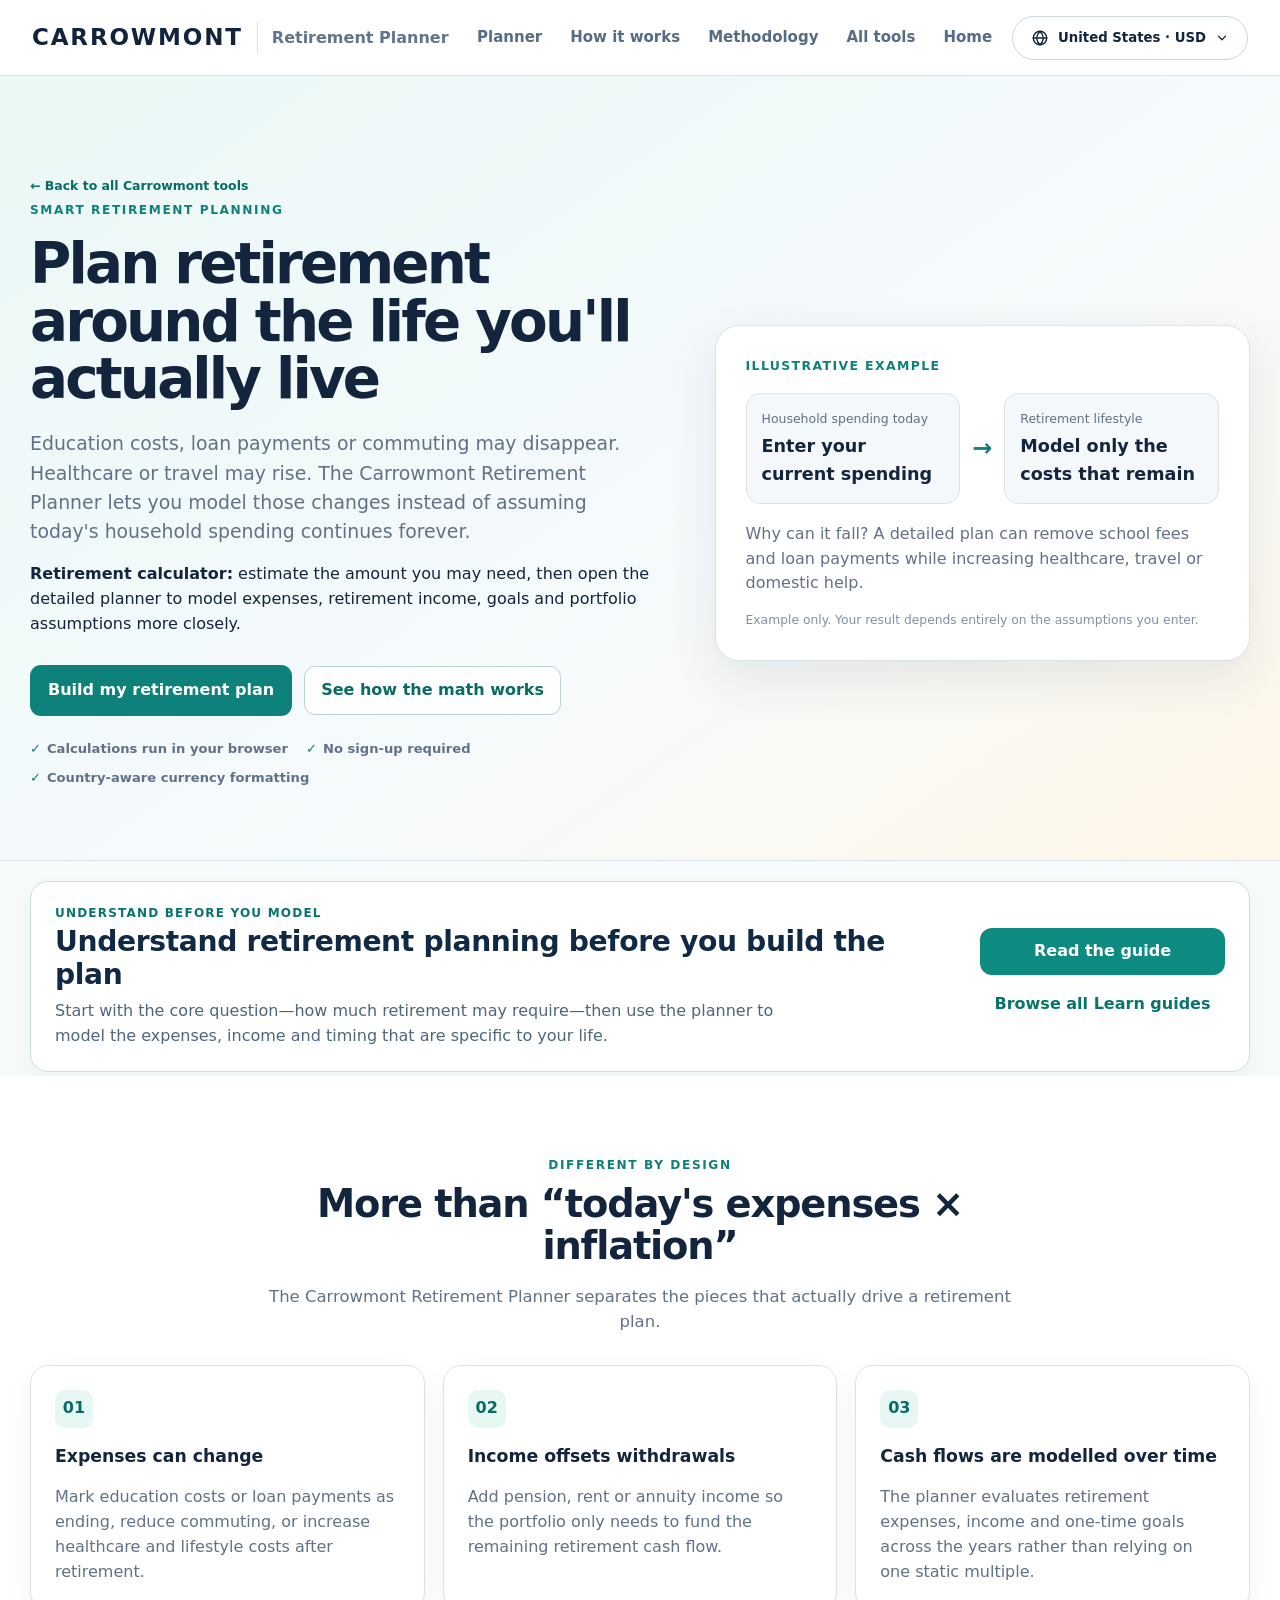
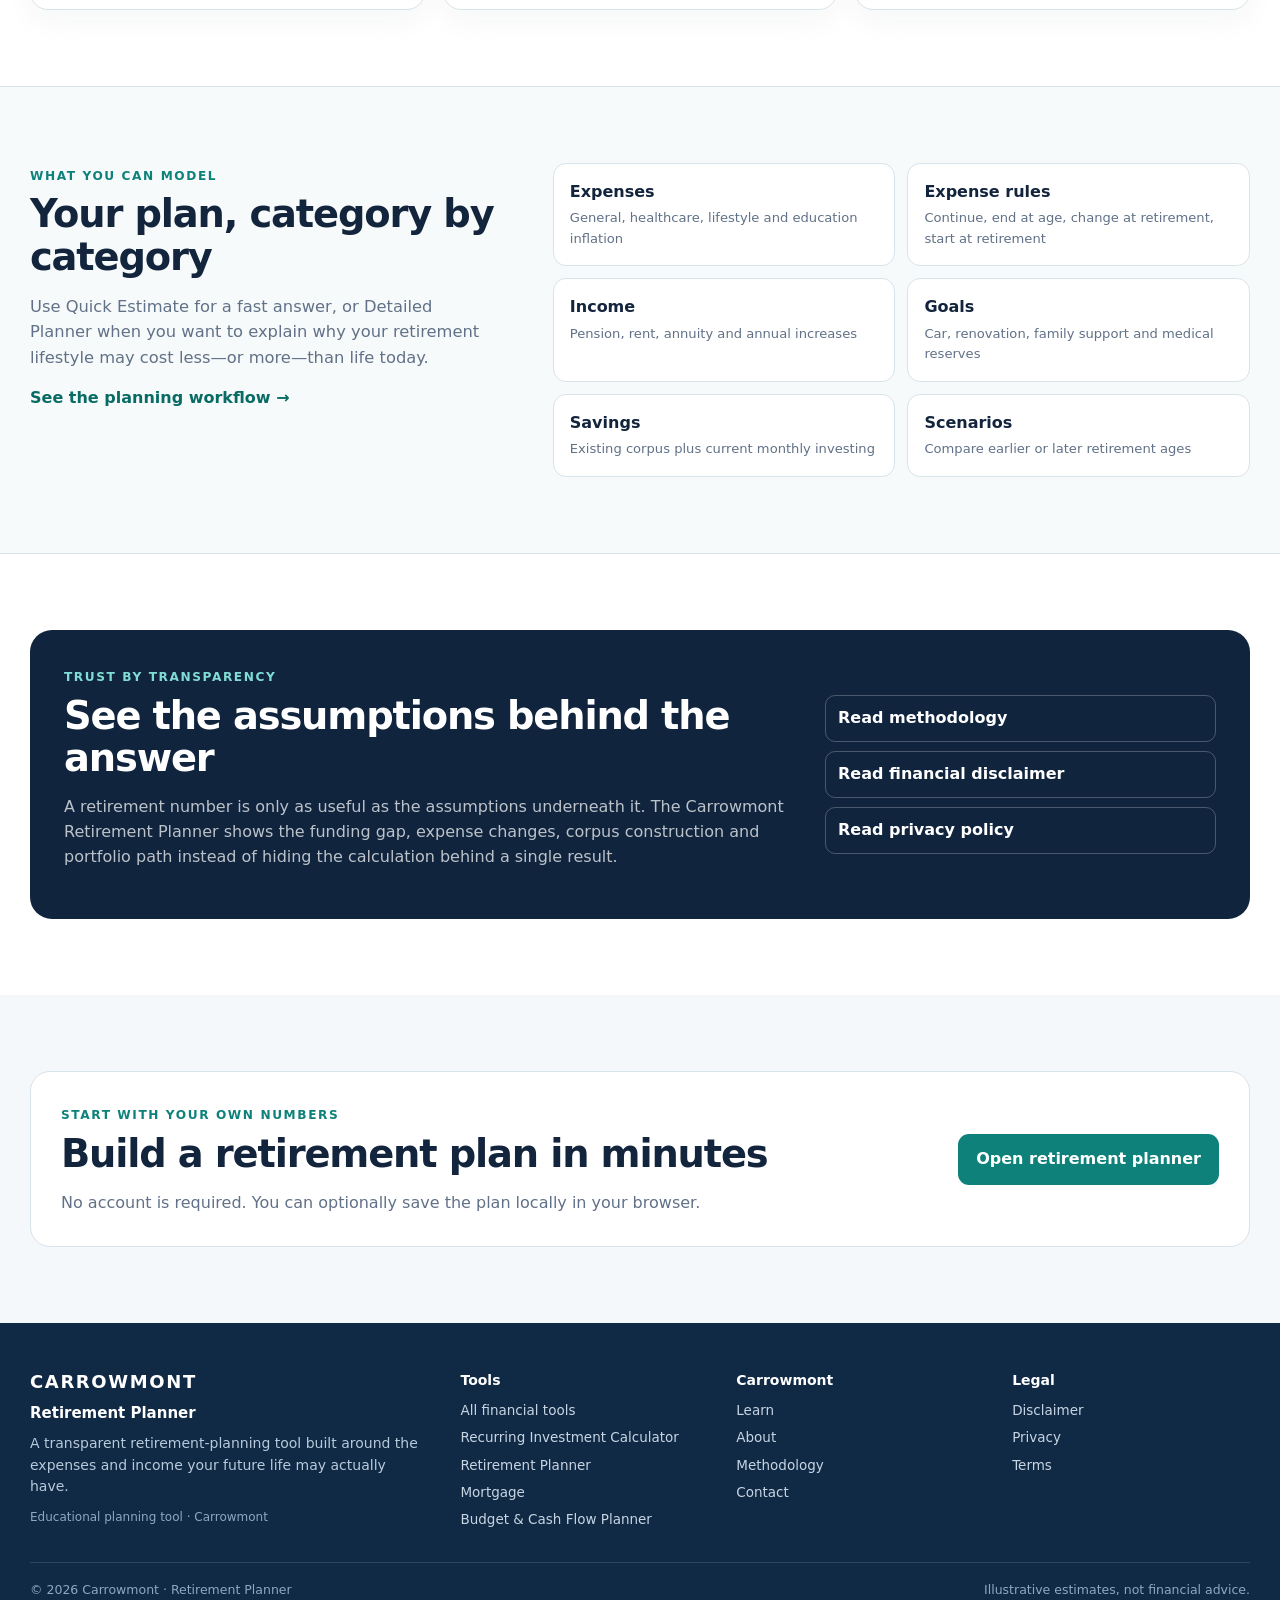
<file: index.html>
<!doctype html>
<html lang="en">
<head>
  <meta charset="utf-8" />
  <meta name="viewport" content="width=device-width, initial-scale=1" />
  <title>Retirement Calculator &amp; Retirement Planner | Carrowmont</title>
  <meta name="description" content="Use Carrowmont’s retirement calculator to estimate retirement needs from spending, inflation, income, savings and investment assumptions, then build a more detailed plan." />
  <meta name="robots" content="index,follow" />
  <meta name="theme-color" content="#0e827a" />
  <link rel="canonical" href="https://carrowmont.com/retirement-calculator/" />
  <meta property="og:title" content="Retirement Calculator &amp; Retirement Planner | Carrowmont" />
  <meta property="og:description" content="Estimate retirement needs, then build a detailed expense-aware retirement plan with transparent assumptions." />
  <meta property="og:type" content="website" />
  <meta property="og:url" content="https://carrowmont.com/retirement-calculator/" />
  <meta name="twitter:card" content="summary" />
  <!-- SEARCH CONSOLE: paste Google's verification meta tag here after creating your Search Console property. -->
  <link rel="stylesheet" href="styles.css?v=20261002.ui1" />
  <script type="application/ld+json">{"@context":"https://schema.org","@graph":[{"@type":"WebPage","@id":"https://carrowmont.com/retirement-calculator/#webpage","name":"Carrowmont Retirement Calculator & Retirement Planner","url":"https://carrowmont.com/retirement-calculator/","description":"A retirement calculator and planning gateway for estimating retirement needs from spending, inflation, income, savings and investment assumptions.","isPartOf":{"@id":"https://carrowmont.com/#website"},"breadcrumb":{"@id":"https://carrowmont.com/retirement-calculator/#breadcrumb"},"inLanguage":"en"},{"@type":"BreadcrumbList","@id":"https://carrowmont.com/retirement-calculator/#breadcrumb","itemListElement":[{"@type":"ListItem","position":1,"name":"Carrowmont","item":"https://carrowmont.com/"},{"@type":"ListItem","position":2,"name":"Tools","item":"https://carrowmont.com/tools.html"},{"@type":"ListItem","position":3,"name":"Retirement Calculator","item":"https://carrowmont.com/retirement-calculator/"}]}]}</script>
</head>
<body>

  <header class="site-header">
  <div class="container header-inner">
    <div class="brand-cluster">
      <a class="brand carrowmont-brand" href="/" aria-label="Carrowmont home"><span class="brand-wordmark">CARROWMONT</span></a>
      <span class="brand-divider" aria-hidden="true"></span>
      <a class="product-label" href="index.html">Retirement Planner</a>
    </div>
    <div class="header-actions">
      <nav class="top-nav" aria-label="Primary navigation">
        <a href="planner.html#planner">Planner</a>
        <a href="how-it-works.html">How it works</a>
        <a href="methodology.html">Methodology</a>
        <a href="/tools.html">All tools</a>
        <a href="/">Home</a>
      </nav>
      <details class="locale-menu" id="localeMenu">
        <summary id="localeSummary" aria-label="Choose country and currency"><span class="locale-globe" aria-hidden="true"><svg viewBox="0 0 24 24"><circle cx="12" cy="12" r="9"/><path d="M3 12h18M12 3c3 3 4.5 6 4.5 9S15 18 12 21c-3-3-4.5-6-4.5-9S9 6 12 3z"/></svg></span><span id="localeCurrent">India · INR</span><span class="locale-chevron" aria-hidden="true"><svg viewBox="0 0 24 24"><path d="M6 9l6 6 6-6"/></svg></span></summary>
        <div class="locale-popover">
          <h3>Country &amp; currency</h3>
          <p>Choose the context that makes the numbers easiest to understand.</p>
          <label>Country / region<select id="regionSelect"></select></label>
          <label>Currency<select id="currencySelect"></select></label>
          <div class="locale-note"><strong>Important:</strong> changing currency changes the unit and number format only. It does not convert existing plan amounts using an exchange rate, and it does not change inflation, returns, taxes, pension rules or account rules. Review your monetary inputs after switching.</div>
          <button class="locale-done-button" id="localeDoneBtn" type="button">Done</button>
        </div>
      </details>
      <details class="mobile-nav">
        <summary aria-label="Open navigation">Menu</summary>
        <div class="mobile-nav-links">
          <a href="/">Carrowmont home</a><a href="/tools.html">All tools</a><a href="planner.html#planner">Retirement Planner</a><a href="how-it-works.html">How it works</a><a href="methodology.html">Methodology</a><a href="faq.html">FAQ</a><a href="/about.html">About Carrowmont</a><a href="/contact.html">Contact</a>
        </div>
      </details>
    </div>
  </div>
</header>
<main>
  <section class="home-hero">
    <div class="container tool-breadcrumb"><a href="/tools.html">← Back to all Carrowmont tools</a><span>Retirement Planner</span></div>
    <div class="container hero-grid home-hero-grid">
      <div>
        <span class="eyebrow">Smart retirement planning</span>
        <h1>Plan retirement around the life you'll actually live</h1>
        <p class="hero-copy">Education costs, loan payments or commuting may disappear. Healthcare or travel may rise. The Carrowmont Retirement Planner lets you model those changes instead of assuming today's household spending continues forever.</p>
        <p><strong>Retirement calculator:</strong> estimate the amount you may need, then open the detailed planner to model expenses, retirement income, goals and portfolio assumptions more closely.</p>
        <div class="hero-actions"><a class="hero-cta" href="planner.html#planner">Build my retirement plan</a><a class="secondary-link-button" href="methodology.html">See how the math works</a></div>
        <div class="trust-points"><span>Calculations run in your browser</span><span>No sign-up required</span><span>Country-aware currency formatting</span></div>
      </div>
      <aside class="hero-card home-example-card" aria-label="Illustrative example">
        <div class="hero-card-label">Illustrative example</div>
        <div class="example-flow">
          <div><span>Household spending today</span><strong>Enter your current spending</strong></div>
          <span class="arrow">→</span>
          <div><span>Retirement lifestyle</span><strong>Model only the costs that remain</strong></div>
        </div>
        <p>Why can it fall? A detailed plan can remove school fees and loan payments while increasing healthcare, travel or domestic help.</p>
        <small>Example only. Your result depends entirely on the assumptions you enter.</small>
      </aside>
    </div>
  </section>

<section class="cm-learn-bridge-section" data-cm-tool-learn="primary" aria-labelledby="retirementLearnBridgeHomeTitle">
  <div class="container"><div class="cm-learn-bridge-card">
    <div><span class="cm-learn-eyebrow">UNDERSTAND BEFORE YOU MODEL</span><h2 id="retirementLearnBridgeHomeTitle">Understand retirement planning before you build the plan</h2><p>Start with the core question—how much retirement may require—then use the planner to model the expenses, income and timing that are specific to your life.</p></div>
    <div class="cm-learn-bridge-actions"><a class="cm-learn-bridge-primary" href="/how-much-money-do-i-need-to-retire.html">Read the guide</a><a class="cm-learn-browse-link" href="/learn.html">Browse all Learn guides</a></div>
  </div></div>
</section>

  <section class="feature-section">
    <div class="container">
      <div class="section-heading-centered"><span class="section-kicker">Different by design</span><h2>More than “today's expenses × inflation”</h2><p>The Carrowmont Retirement Planner separates the pieces that actually drive a retirement plan.</p></div>
      <div class="feature-grid three-feature-grid">
        <article class="feature-card"><span class="feature-number">01</span><h3>Expenses can change</h3><p>Mark education costs or loan payments as ending, reduce commuting, or increase healthcare and lifestyle costs after retirement.</p></article>
        <article class="feature-card"><span class="feature-number">02</span><h3>Income offsets withdrawals</h3><p>Add pension, rent or annuity income so the portfolio only needs to fund the remaining retirement cash flow.</p></article>
        <article class="feature-card"><span class="feature-number">03</span><h3>Cash flows are modelled over time</h3><p>The planner evaluates retirement expenses, income and one-time goals across the years rather than relying on one static multiple.</p></article>
      </div>
    </div>
  </section>

  <section class="split-section">
    <div class="container split-grid">
      <div><span class="section-kicker">What you can model</span><h2>Your plan, category by category</h2><p>Use Quick Estimate for a fast answer, or Detailed Planner when you want to explain why your retirement lifestyle may cost less—or more—than life today.</p><a class="text-link" href="how-it-works.html">See the planning workflow →</a></div>
      <div class="capability-grid">
        <div><strong>Expenses</strong><span>General, healthcare, lifestyle and education inflation</span></div>
        <div><strong>Expense rules</strong><span>Continue, end at age, change at retirement, start at retirement</span></div>
        <div><strong>Income</strong><span>Pension, rent, annuity and annual increases</span></div>
        <div><strong>Goals</strong><span>Car, renovation, family support and medical reserves</span></div>
        <div><strong>Savings</strong><span>Existing corpus plus current monthly investing</span></div>
        <div><strong>Scenarios</strong><span>Compare earlier or later retirement ages</span></div>
      </div>
    </div>
  </section>

  <section class="trust-section">
    <div class="container trust-card">
      <div><span class="section-kicker">Trust by transparency</span><h2>See the assumptions behind the answer</h2><p>A retirement number is only as useful as the assumptions underneath it. The Carrowmont Retirement Planner shows the funding gap, expense changes, corpus construction and portfolio path instead of hiding the calculation behind a single result.</p></div>
      <div class="trust-links"><a href="methodology.html">Read methodology</a><a href="/disclaimer.html">Read financial disclaimer</a><a href="/privacy.html">Read privacy policy</a></div>
    </div>
  </section>

  <section class="launch-cta-section"><div class="container launch-cta"><div><span class="section-kicker">Start with your own numbers</span><h2>Build a retirement plan in minutes</h2><p>No account is required. You can optionally save the plan locally in your browser.</p></div><a class="hero-cta" href="planner.html#planner">Open retirement planner</a></div></section>
</main>

  <footer class="site-footer">
  <div class="container footer-grid">
    <div class="footer-brand-block"><a class="footer-wordmark" href="/">CARROWMONT</a><strong class="footer-product-name">Retirement Planner</strong><p>A transparent retirement-planning tool built around the expenses and income your future life may actually have.</p><span class="footer-small">Educational planning tool &middot; Carrowmont</span></div>
    <div class="footer-col"><strong>Tools</strong><a class="footer-investment-link" href="/sip-calculator/">SIP Calculator</a><a href="/retirement-calculator/">Retirement Planner</a><a href="/inflation-calculator/">Inflation Calculator</a><a href="/goal-planner/">Goal Planner</a><a href="/financial-independence/">Financial Independence</a><a href="/budget-cash-flow-planner/">Budget &amp; Cash Flow Planner</a><a href="/mortgage-payoff-calculator/">Mortgage / Home Loan Payoff</a><a href="/tools.html">All tools</a></div>
    <div class="footer-col"><strong>Carrowmont</strong><a href="/learn.html">Learn</a><a href="/about.html">About</a><a href="/methodology.html">Methodology</a><a href="/contact.html">Contact</a></div>
    <div class="footer-col"><strong>Legal</strong><a href="/disclaimer.html">Disclaimer</a><a href="/privacy.html">Privacy</a><a href="/terms.html">Terms</a></div>
  </div>
  <div class="container footer-bottom"><span>&copy; 2026 Carrowmont &middot; <span class="footer-product-bottom">Retirement Planner</span></span><span>Illustrative estimates, not financial advice.</span></div>
</footer>

  <script src="site-config.js?v=2.4.2"></script>
  <script src="locale.js?v=2.4.2"></script>
  <script src="locale-ui.js?v=2.4.3"></script>
  <script src="site.js?v=2.4.2"></script>

<script src="analytics.js?v=20261031-cfwa1" data-carrowmont-tool="retirement_planner" data-track-tool-open="false"></script>

<script>
(function(){
  var L=window.CarrowmontLocale; if(!L) return;
  function syncFooterInvestmentName(){
    var india=L.getRegion&&L.getRegion()==='IN';
    var label=india?'SIP Calculator':'Recurring Investment Calculator';
    document.querySelectorAll('.footer-investment-link').forEach(function(el){el.textContent=label;});
    document.querySelectorAll('.footer-investment-product-name,.footer-current-product').forEach(function(el){el.textContent=label;});
  }
  syncFooterInvestmentName();
  window.addEventListener('carrowmont:localechange',syncFooterInvestmentName);
})();
</script>
</body>
</html>
</file>
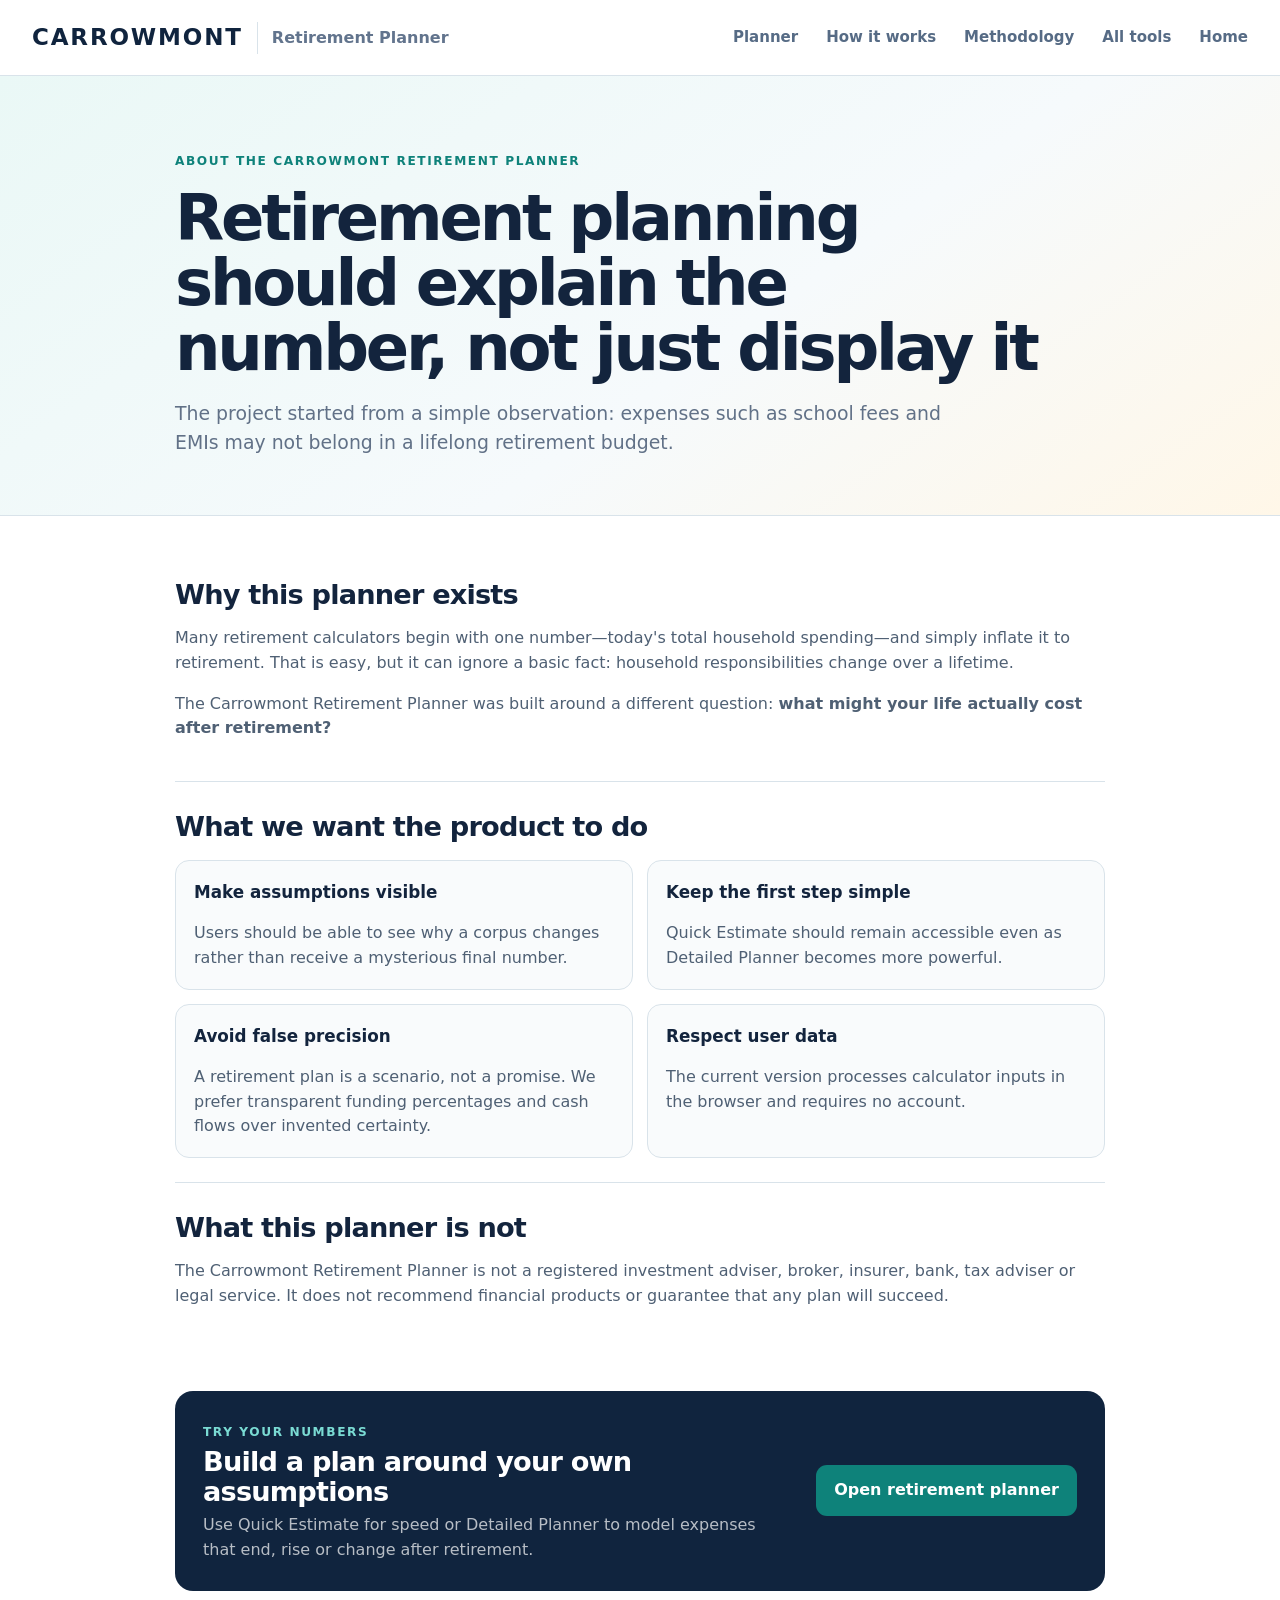
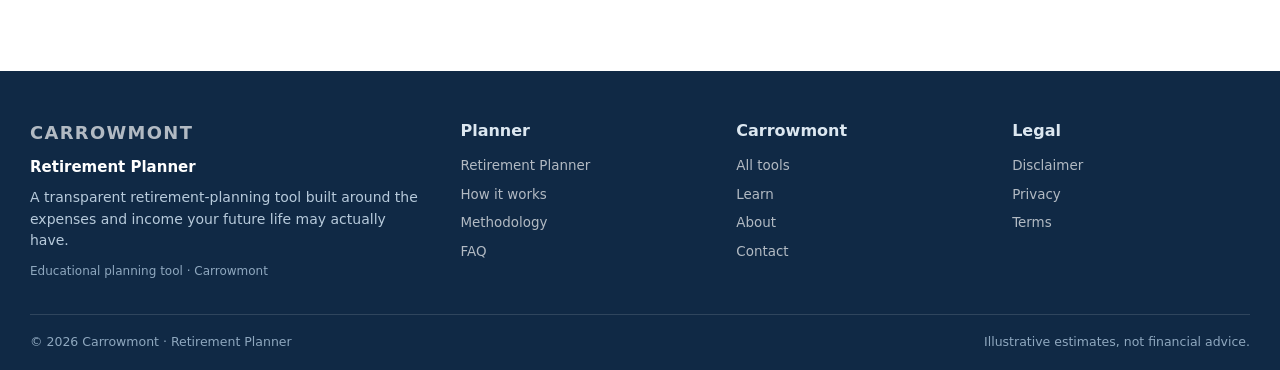
<file: about.html>
<!doctype html>
<html lang="en-IN">
<head>
  <meta charset="utf-8" />
  <meta name="viewport" content="width=device-width, initial-scale=1" />
  <title>About the Carrowmont Retirement Planner | Transparent Retirement Planning</title>
  <meta name="description" content="Learn why The Carrowmont Retirement Planner was built and the principles behind its transparent, expense-aware retirement planning approach." />
  <meta name="robots" content="index,follow" />
  <meta name="theme-color" content="#0e827a" />
  <link rel="canonical" href="https://carrowmont.com/retirement-calculator/about.html" />
  <meta property="og:title" content="About the Carrowmont Retirement Planner | Transparent Retirement Planning" />
  <meta property="og:description" content="Learn why The Carrowmont Retirement Planner was built and the principles behind its transparent, expense-aware retirement planning approach." />
  <meta property="og:type" content="website" />
  <meta property="og:url" content="https://carrowmont.com/retirement-calculator/about.html" />
  <meta name="twitter:card" content="summary" />
  <!-- SEARCH CONSOLE: paste Google's verification meta tag here after creating your Search Console property. -->
  <link rel="stylesheet" href="styles.css?v=2.5.0" />
  
</head>
<body>

  <header class="site-header">
    <div class="container header-inner">
      <div class="brand-cluster">
        <a class="brand carrowmont-brand" href="/" aria-label="Carrowmont home">
          <span class="brand-wordmark">CARROWMONT</span>
        </a>
        <span class="brand-divider" aria-hidden="true"></span>
        <a class="product-label" href="index.html">Retirement Planner</a>
      </div>
      <nav class="top-nav" aria-label="Primary navigation">
        <a href="planner.html">Planner</a>
        <a href="how-it-works.html">How it works</a>
        <a href="methodology.html">Methodology</a>
        <a href="/#tools">All tools</a>
        <a href="/">Home</a>
      </nav>
      <details class="mobile-nav">
        <summary aria-label="Open navigation">Menu</summary>
        <div class="mobile-nav-links">
          <a href="/">Carrowmont home</a>
          <a href="/#tools">All tools</a>
          <a href="planner.html">Retirement Planner</a>
          <a href="how-it-works.html">How it works</a>
          <a href="methodology.html">Methodology</a>
          <a href="faq.html">FAQ</a>
          <a href="/about.html">About Carrowmont</a>
          <a href="/contact.html">Contact</a>
        </div>
      </details>
    </div>
  </header>
<main>
  <section class="page-hero">
    <div class="container narrow-page">
      <span class="eyebrow">About the Carrowmont Retirement Planner</span>
      <h1>Retirement planning should explain the number, not just display it</h1>
      <p class="page-lead">The project started from a simple observation: expenses such as school fees and EMIs may not belong in a lifelong retirement budget.</p>
    </div>
  </section>
  <section class="page-content">
    <div class="container narrow-page rich-copy">
      
<section class="content-block"><h2>Why this planner exists</h2><p>Many retirement calculators begin with one number—today's total household spending—and simply inflate it to retirement. That is easy, but it can ignore a basic fact: household responsibilities change over a lifetime.</p><p>The Carrowmont Retirement Planner was built around a different question: <strong>what might your life actually cost after retirement?</strong></p></section>
<section class="content-block"><h2>What we want the product to do</h2><div class="principle-grid"><article><h3>Make assumptions visible</h3><p>Users should be able to see why a corpus changes rather than receive a mysterious final number.</p></article><article><h3>Keep the first step simple</h3><p>Quick Estimate should remain accessible even as Detailed Planner becomes more powerful.</p></article><article><h3>Avoid false precision</h3><p>A retirement plan is a scenario, not a promise. We prefer transparent funding percentages and cash flows over invented certainty.</p></article><article><h3>Respect user data</h3><p>The current version processes calculator inputs in the browser and requires no account.</p></article></div></section>
<section class="content-block"><h2>What this planner is not</h2><p>The Carrowmont Retirement Planner is not a registered investment adviser, broker, insurer, bank, tax adviser or legal service. It does not recommend financial products or guarantee that any plan will succeed.</p></section>

      <div class="page-cta"><div><span class="section-kicker">Try your numbers</span><h2>Build a plan around your own assumptions</h2><p>Use Quick Estimate for speed or Detailed Planner to model expenses that end, rise or change after retirement.</p></div><a class="hero-cta" href="planner.html">Open retirement planner</a></div>
    </div>
  </section>
</main>

  <footer class="site-footer">
    <div class="container footer-grid">
      <div class="footer-brand-block">
        <a class="brand footer-brand carrowmont-brand" href="/"><span class="brand-wordmark">CARROWMONT</span></a>
        <strong class="footer-product-name">Retirement Planner</strong>
        <p>A transparent retirement-planning tool built around the expenses and income your future life may actually have.</p>
        <span class="footer-small">Educational planning tool · Carrowmont</span>
      </div>
      <div><strong>Planner</strong><a href="planner.html">Retirement Planner</a><a href="how-it-works.html">How it works</a><a href="methodology.html">Methodology</a><a href="faq.html">FAQ</a></div>
      <div><strong>Carrowmont</strong><a href="/#tools">All tools</a><a href="/#learn">Learn</a><a href="/about.html">About</a><a href="/contact.html">Contact</a></div>
      <div><strong>Legal</strong><a href="/disclaimer.html">Disclaimer</a><a href="/privacy.html">Privacy</a><a href="/terms.html">Terms</a></div>
    </div>
    <div class="container footer-bottom"><span>© <span data-current-year></span> Carrowmont · Retirement Planner</span><span>Illustrative estimates, not financial advice.</span></div>
  </footer>

  <script src="site-config.js?v=2.3.1"></script>
  <script src="site.js?v=2.3.1"></script>

</body>
</html>
</file>
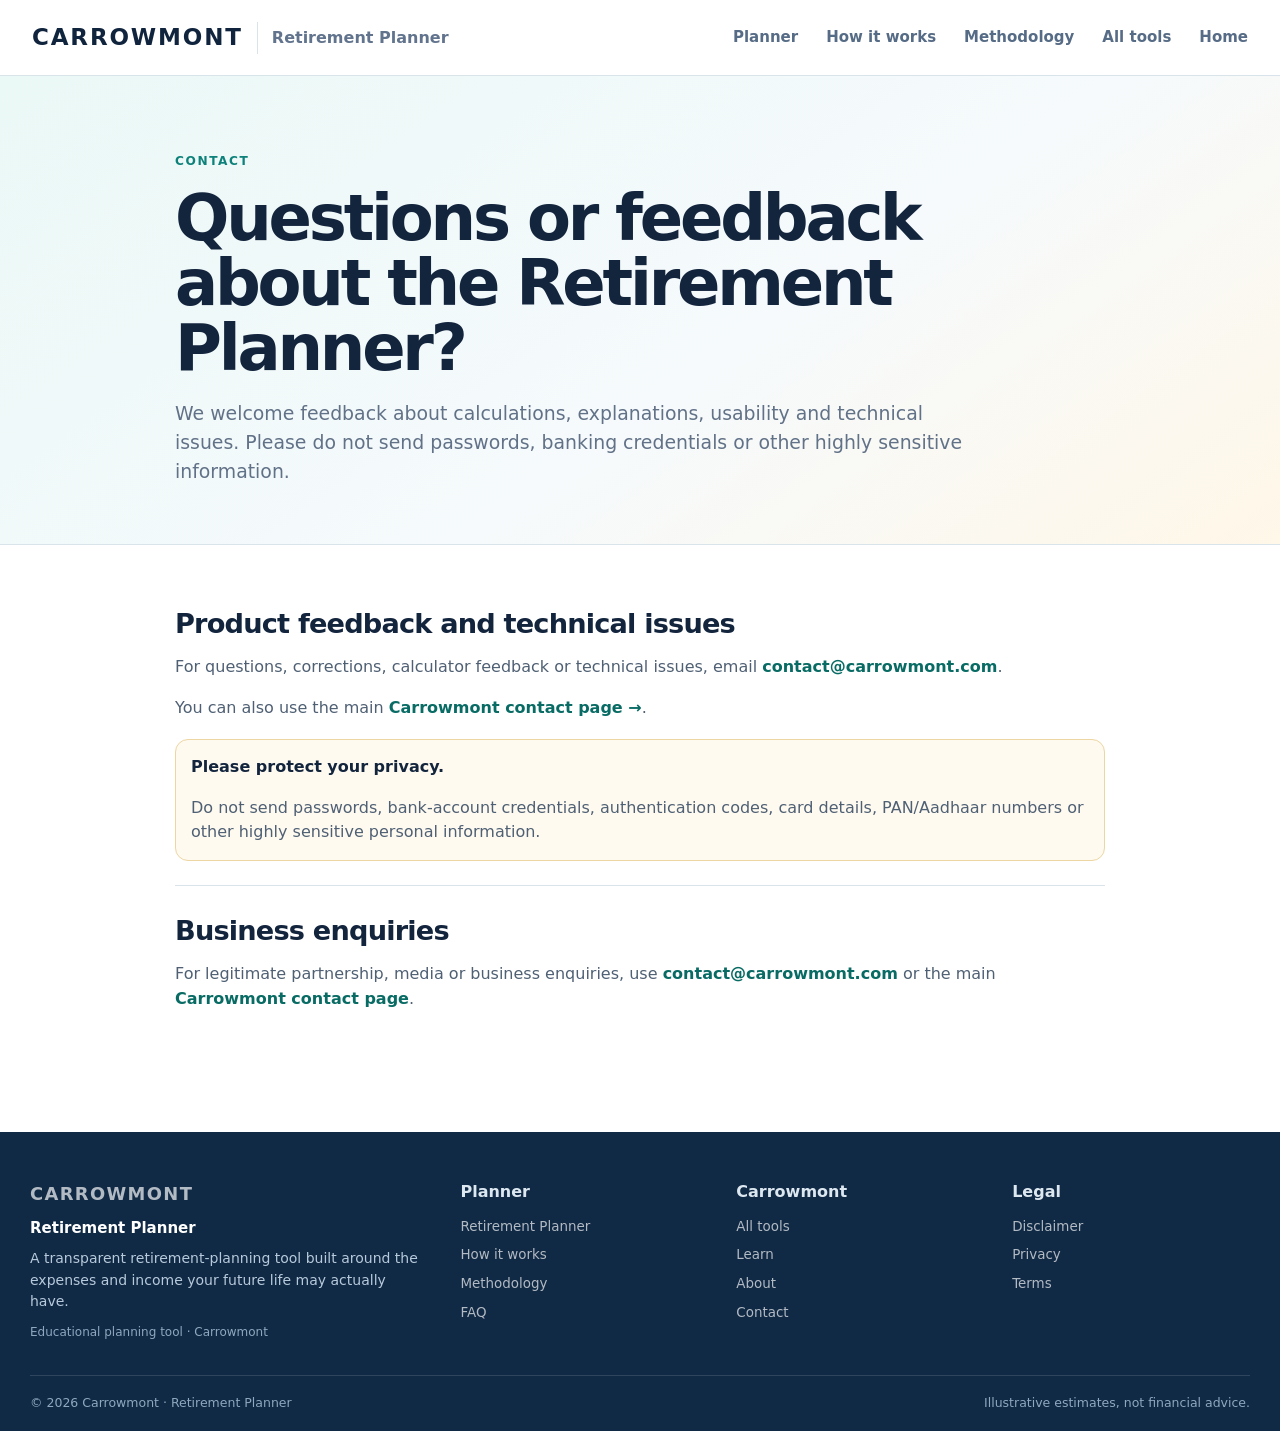
<file: contact.html>
<!doctype html>
<html lang="en-IN">
<head>
  <meta charset="utf-8" />
  <meta name="viewport" content="width=device-width, initial-scale=1" />
  <title>Contact | Carrowmont Retirement Planner</title>
  <meta name="description" content="Contact Carrowmont about the Retirement Planner, calculator feedback, corrections or technical issues." />
  <meta name="robots" content="index,follow" />
  <meta name="theme-color" content="#0e827a" />
  <link rel="canonical" href="https://carrowmont.com/retirement-calculator/contact.html" />
  <meta property="og:title" content="Contact | Carrowmont Retirement Planner" />
  <meta property="og:description" content="Contact Carrowmont about the Retirement Planner, calculator feedback, corrections or technical issues." />
  <meta property="og:type" content="website" />
  <meta property="og:url" content="https://carrowmont.com/retirement-calculator/contact.html" />
  <meta name="twitter:card" content="summary" />
  <!-- SEARCH CONSOLE: paste Google's verification meta tag here after creating your Search Console property. -->
  <link rel="stylesheet" href="styles.css?v=2.5.0" />
  
</head>
<body>

  <header class="site-header">
    <div class="container header-inner">
      <div class="brand-cluster">
        <a class="brand carrowmont-brand" href="/" aria-label="Carrowmont home">
          <span class="brand-wordmark">CARROWMONT</span>
        </a>
        <span class="brand-divider" aria-hidden="true"></span>
        <a class="product-label" href="index.html">Retirement Planner</a>
      </div>
      <nav class="top-nav" aria-label="Primary navigation">
        <a href="planner.html">Planner</a>
        <a href="how-it-works.html">How it works</a>
        <a href="methodology.html">Methodology</a>
        <a href="/#tools">All tools</a>
        <a href="/">Home</a>
      </nav>
      <details class="mobile-nav">
        <summary aria-label="Open navigation">Menu</summary>
        <div class="mobile-nav-links">
          <a href="/">Carrowmont home</a>
          <a href="/#tools">All tools</a>
          <a href="planner.html">Retirement Planner</a>
          <a href="how-it-works.html">How it works</a>
          <a href="methodology.html">Methodology</a>
          <a href="faq.html">FAQ</a>
          <a href="/about.html">About Carrowmont</a>
          <a href="/contact.html">Contact</a>
        </div>
      </details>
    </div>
  </header>
<main>
  <section class="page-hero">
    <div class="container narrow-page">
      <span class="eyebrow">Contact</span>
      <h1>Questions or feedback about the Retirement Planner?</h1>
      <p class="page-lead">We welcome feedback about calculations, explanations, usability and technical issues. Please do not send passwords, banking credentials or other highly sensitive information.</p>
    </div>
  </section>
  <section class="page-content">
    <div class="container narrow-page rich-copy">
      
<section class="content-block"><h2>Product feedback and technical issues</h2><p>For questions, corrections, calculator feedback or technical issues, email <a class="primary-inline-link" href="mailto:contact@carrowmont.com">contact@carrowmont.com</a>.</p><p>You can also use the main <a class="primary-inline-link" href="/contact.html">Carrowmont contact page →</a>.</p><div class="notice-box"><strong>Please protect your privacy.</strong><p>Do not send passwords, bank-account credentials, authentication codes, card details, PAN/Aadhaar numbers or other highly sensitive personal information.</p></div></section>
<section class="content-block"><h2>Business enquiries</h2><p>For legitimate partnership, media or business enquiries, use <a class="primary-inline-link" href="mailto:contact@carrowmont.com">contact@carrowmont.com</a> or the main <a class="primary-inline-link" href="/contact.html">Carrowmont contact page</a>.</p></section>

      
    </div>
  </section>
</main>

  <footer class="site-footer">
    <div class="container footer-grid">
      <div class="footer-brand-block">
        <a class="brand footer-brand carrowmont-brand" href="/"><span class="brand-wordmark">CARROWMONT</span></a>
        <strong class="footer-product-name">Retirement Planner</strong>
        <p>A transparent retirement-planning tool built around the expenses and income your future life may actually have.</p>
        <span class="footer-small">Educational planning tool · Carrowmont</span>
      </div>
      <div><strong>Planner</strong><a href="planner.html">Retirement Planner</a><a href="how-it-works.html">How it works</a><a href="methodology.html">Methodology</a><a href="faq.html">FAQ</a></div>
      <div><strong>Carrowmont</strong><a href="/#tools">All tools</a><a href="/#learn">Learn</a><a href="/about.html">About</a><a href="/contact.html">Contact</a></div>
      <div><strong>Legal</strong><a href="/disclaimer.html">Disclaimer</a><a href="/privacy.html">Privacy</a><a href="/terms.html">Terms</a></div>
    </div>
    <div class="container footer-bottom"><span>© <span data-current-year></span> Carrowmont · Retirement Planner</span><span>Illustrative estimates, not financial advice.</span></div>
  </footer>

  <script src="site-config.js?v=2.3.1"></script>
  <script src="site.js?v=2.3.1"></script>

</body>
</html>
</file>
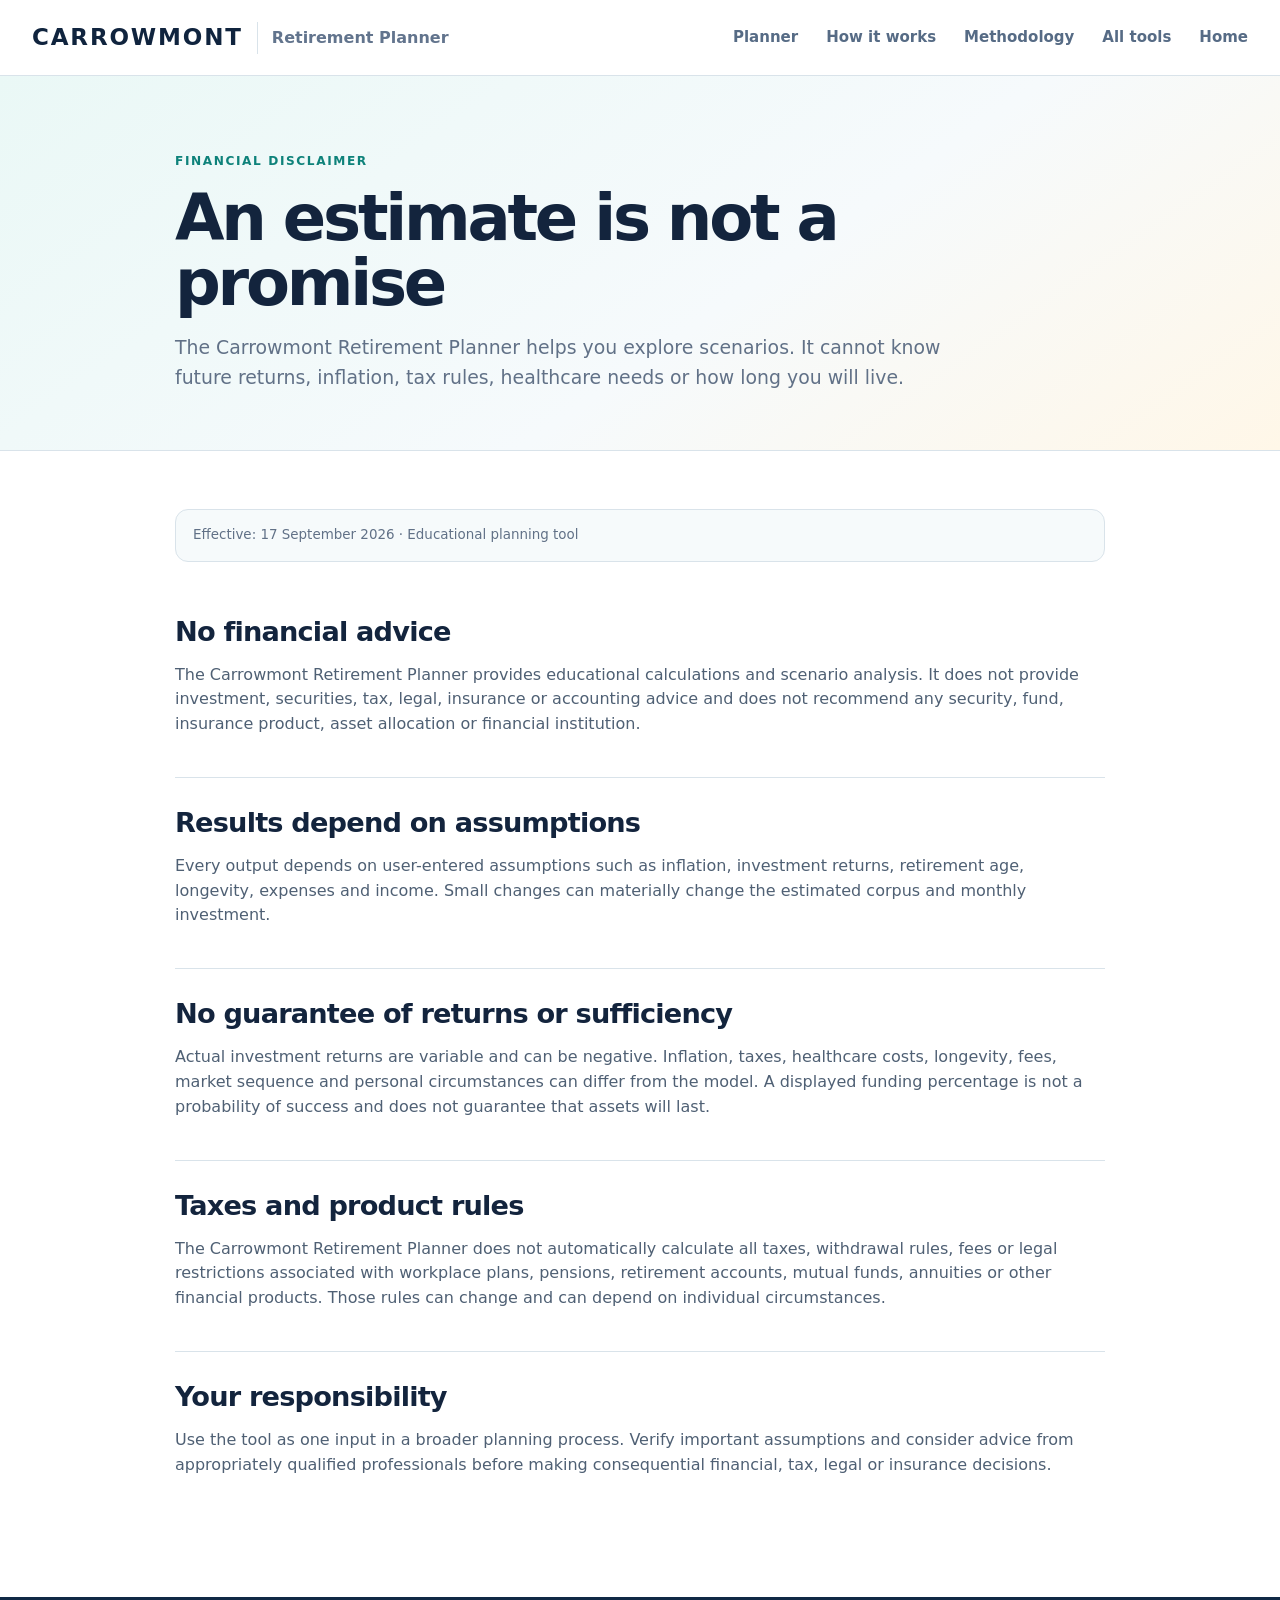
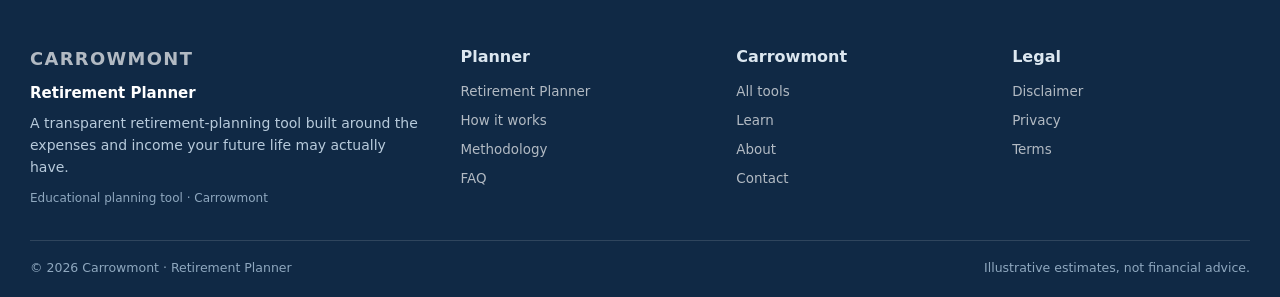
<file: disclaimer.html>
<!doctype html>
<html lang="en-IN">
<head>
  <meta charset="utf-8" />
  <meta name="viewport" content="width=device-width, initial-scale=1" />
  <title>Financial Disclaimer | Carrowmont Retirement Planner</title>
  <meta name="description" content="Important limitations and financial disclaimer for the Carrowmont Retirement Planner retirement planning calculator and illustrative retirement estimates." />
  <meta name="robots" content="index,follow" />
  <meta name="theme-color" content="#0e827a" />
  <link rel="canonical" href="https://carrowmont.com/retirement-calculator/disclaimer.html" />
  <meta property="og:title" content="Financial Disclaimer | Carrowmont Retirement Planner" />
  <meta property="og:description" content="Important limitations and financial disclaimer for the Carrowmont Retirement Planner retirement planning calculator and illustrative retirement estimates." />
  <meta property="og:type" content="website" />
  <meta property="og:url" content="https://carrowmont.com/retirement-calculator/disclaimer.html" />
  <meta name="twitter:card" content="summary" />
  <!-- SEARCH CONSOLE: paste Google's verification meta tag here after creating your Search Console property. -->
  <link rel="stylesheet" href="styles.css?v=2.5.0" />
  
</head>
<body>

  <header class="site-header">
    <div class="container header-inner">
      <div class="brand-cluster">
        <a class="brand carrowmont-brand" href="/" aria-label="Carrowmont home">
          <span class="brand-wordmark">CARROWMONT</span>
        </a>
        <span class="brand-divider" aria-hidden="true"></span>
        <a class="product-label" href="index.html">Retirement Planner</a>
      </div>
      <nav class="top-nav" aria-label="Primary navigation">
        <a href="planner.html">Planner</a>
        <a href="how-it-works.html">How it works</a>
        <a href="methodology.html">Methodology</a>
        <a href="/#tools">All tools</a>
        <a href="/">Home</a>
      </nav>
      <details class="mobile-nav">
        <summary aria-label="Open navigation">Menu</summary>
        <div class="mobile-nav-links">
          <a href="/">Carrowmont home</a>
          <a href="/#tools">All tools</a>
          <a href="planner.html">Retirement Planner</a>
          <a href="how-it-works.html">How it works</a>
          <a href="methodology.html">Methodology</a>
          <a href="faq.html">FAQ</a>
          <a href="/about.html">About Carrowmont</a>
          <a href="/contact.html">Contact</a>
        </div>
      </details>
    </div>
  </header>
<main>
  <section class="page-hero">
    <div class="container narrow-page">
      <span class="eyebrow">Financial disclaimer</span>
      <h1>An estimate is not a promise</h1>
      <p class="page-lead">The Carrowmont Retirement Planner helps you explore scenarios. It cannot know future returns, inflation, tax rules, healthcare needs or how long you will live.</p>
    </div>
  </section>
  <section class="page-content">
    <div class="container narrow-page rich-copy">
      
<div class="policy-meta">Effective: 17 September 2026 · Educational planning tool</div>
<section class="content-block"><h2>No financial advice</h2><p>The Carrowmont Retirement Planner provides educational calculations and scenario analysis. It does not provide investment, securities, tax, legal, insurance or accounting advice and does not recommend any security, fund, insurance product, asset allocation or financial institution.</p></section>
<section class="content-block"><h2>Results depend on assumptions</h2><p>Every output depends on user-entered assumptions such as inflation, investment returns, retirement age, longevity, expenses and income. Small changes can materially change the estimated corpus and monthly investment.</p></section>
<section class="content-block"><h2>No guarantee of returns or sufficiency</h2><p>Actual investment returns are variable and can be negative. Inflation, taxes, healthcare costs, longevity, fees, market sequence and personal circumstances can differ from the model. A displayed funding percentage is not a probability of success and does not guarantee that assets will last.</p></section>
<section class="content-block"><h2>Taxes and product rules</h2><p>The Carrowmont Retirement Planner does not automatically calculate all taxes, withdrawal rules, fees or legal restrictions associated with workplace plans, pensions, retirement accounts, mutual funds, annuities or other financial products. Those rules can change and can depend on individual circumstances.</p></section>
<section class="content-block"><h2>Your responsibility</h2><p>Use the tool as one input in a broader planning process. Verify important assumptions and consider advice from appropriately qualified professionals before making consequential financial, tax, legal or insurance decisions.</p></section>

      
    </div>
  </section>
</main>

  <footer class="site-footer">
    <div class="container footer-grid">
      <div class="footer-brand-block">
        <a class="brand footer-brand carrowmont-brand" href="/"><span class="brand-wordmark">CARROWMONT</span></a>
        <strong class="footer-product-name">Retirement Planner</strong>
        <p>A transparent retirement-planning tool built around the expenses and income your future life may actually have.</p>
        <span class="footer-small">Educational planning tool · Carrowmont</span>
      </div>
      <div><strong>Planner</strong><a href="planner.html">Retirement Planner</a><a href="how-it-works.html">How it works</a><a href="methodology.html">Methodology</a><a href="faq.html">FAQ</a></div>
      <div><strong>Carrowmont</strong><a href="/#tools">All tools</a><a href="/#learn">Learn</a><a href="/about.html">About</a><a href="/contact.html">Contact</a></div>
      <div><strong>Legal</strong><a href="/disclaimer.html">Disclaimer</a><a href="/privacy.html">Privacy</a><a href="/terms.html">Terms</a></div>
    </div>
    <div class="container footer-bottom"><span>© <span data-current-year></span> Carrowmont · Retirement Planner</span><span>Illustrative estimates, not financial advice.</span></div>
  </footer>

  <script src="site-config.js?v=2.3.1"></script>
  <script src="site.js?v=2.3.1"></script>

</body>
</html>
</file>
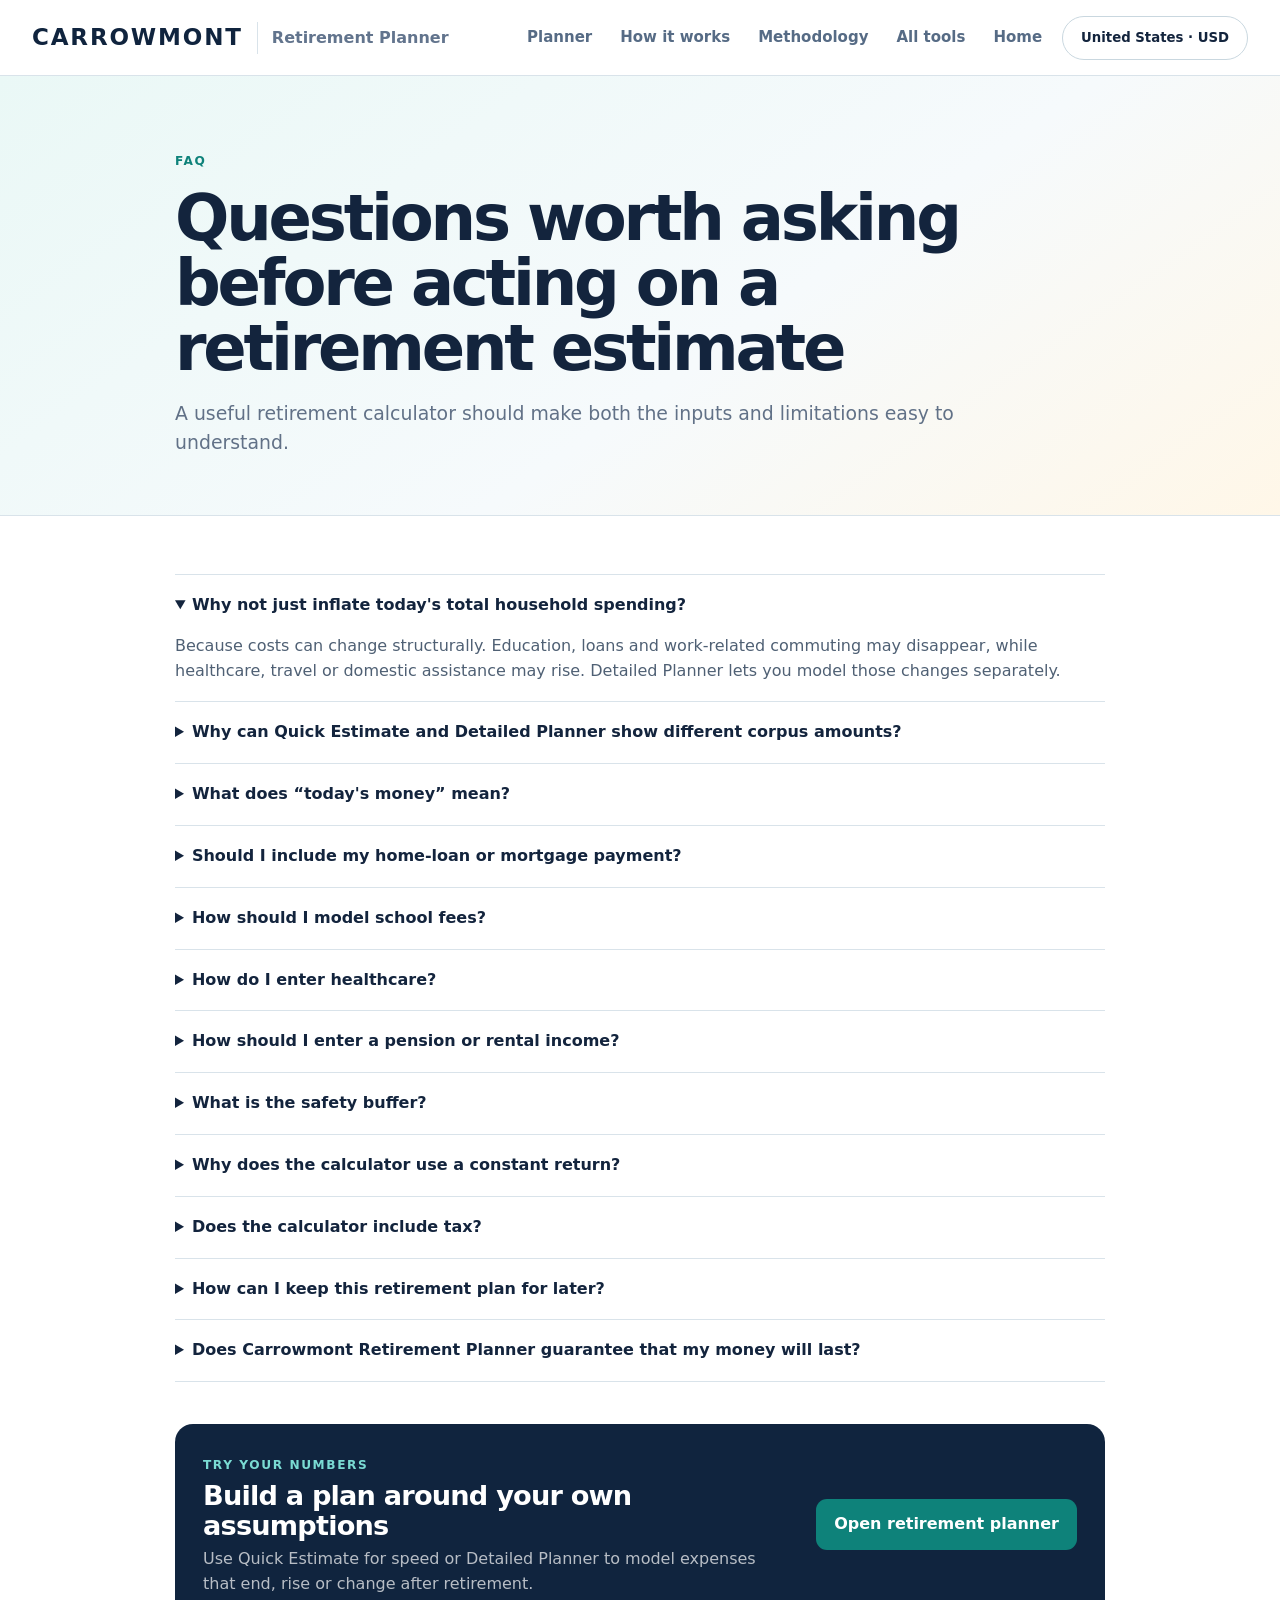
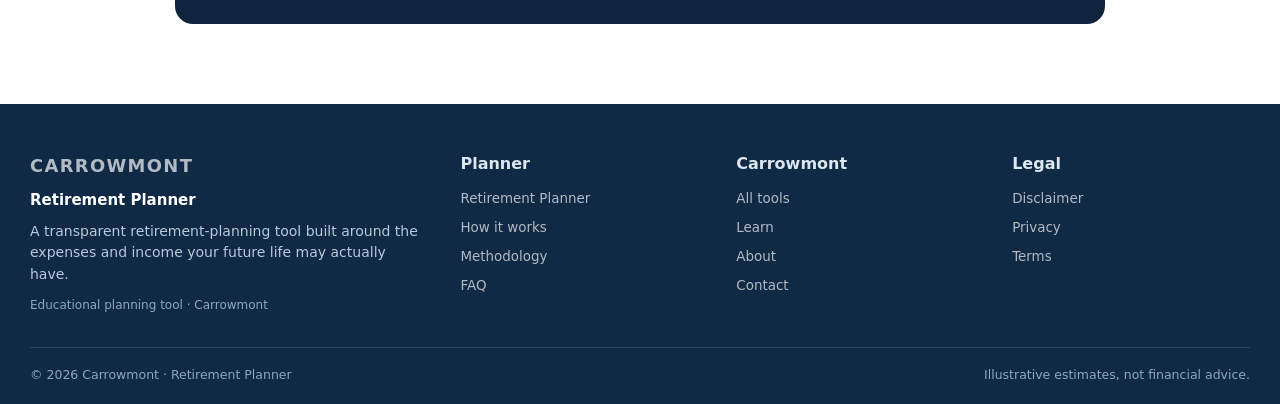
<file: faq.html>
<!doctype html>
<html lang="en">
<head>
  <meta charset="utf-8" />
  <meta name="viewport" content="width=device-width, initial-scale=1" />
  <title>FAQ | Carrowmont Retirement Planner</title>
  <meta name="description" content="Answers to common questions about retirement expenses, inflation, pension income, savings, taxes, saved plans and Carrowmont Retirement Planner calculation assumptions." />
  <meta name="robots" content="index,follow" />
  <meta name="theme-color" content="#0e827a" />
  <link rel="canonical" href="https://carrowmont.com/retirement-calculator/faq.html" />
  <meta property="og:title" content="FAQ | Carrowmont Retirement Planner" />
  <meta property="og:description" content="Answers to common questions about retirement expenses, inflation, pension income, savings, taxes, saved plans and Carrowmont Retirement Planner calculation assumptions." />
  <meta property="og:type" content="website" />
  <meta property="og:url" content="https://carrowmont.com/retirement-calculator/faq.html" />
  <meta name="twitter:card" content="summary" />
  <!-- SEARCH CONSOLE: paste Google's verification meta tag here after creating your Search Console property. -->
  <link rel="stylesheet" href="styles.css?v=20261002.ui1" />
  
</head>
<body>

  <header class="site-header">
  <div class="container header-inner">
    <div class="brand-cluster">
      <a class="brand carrowmont-brand" href="/" aria-label="Carrowmont home"><span class="brand-wordmark">CARROWMONT</span></a>
      <span class="brand-divider" aria-hidden="true"></span>
      <a class="product-label" href="index.html">Retirement Planner</a>
    </div>
    <div class="header-actions">
      <nav class="top-nav" aria-label="Primary navigation">
        <a href="planner.html">Planner</a>
        <a href="how-it-works.html">How it works</a>
        <a href="methodology.html">Methodology</a>
        <a href="/#tools">All tools</a>
        <a href="/">Home</a>
      </nav>
      <details class="locale-menu" id="localeMenu">
        <summary id="localeSummary">India · INR</summary>
        <div class="locale-popover">
          <h3>Country &amp; currency</h3>
          <p>Choose the context that makes the numbers easiest to understand.</p>
          <label>Country / region<select id="regionSelect"></select></label>
          <label>Currency<select id="currencySelect"></select></label>
          <div class="locale-note"><strong>Important:</strong> changing currency changes the unit and number format only. It does not convert existing plan amounts using an exchange rate, and it does not change inflation, returns, taxes, pension rules or account rules. Review your monetary inputs after switching.</div>
          <button class="locale-done-button" id="localeDoneBtn" type="button">Done</button>
        </div>
      </details>
      <details class="mobile-nav">
        <summary aria-label="Open navigation">Menu</summary>
        <div class="mobile-nav-links">
          <a href="/">Carrowmont home</a><a href="/#tools">All tools</a><a href="planner.html">Retirement Planner</a><a href="how-it-works.html">How it works</a><a href="methodology.html">Methodology</a><a href="faq.html">FAQ</a><a href="/about.html">About Carrowmont</a><a href="/contact.html">Contact</a>
        </div>
      </details>
    </div>
  </div>
</header>
<main>
  <section class="page-hero">
    <div class="container narrow-page">
      <span class="eyebrow">FAQ</span>
      <h1>Questions worth asking before acting on a retirement estimate</h1>
      <p class="page-lead">A useful retirement calculator should make both the inputs and limitations easy to understand.</p>
    </div>
  </section>
  <section class="page-content">
    <div class="container narrow-page rich-copy">
      
<div class="faq-page-list">
<details open><summary>Why not just inflate today's total household spending?</summary><p>Because costs can change structurally. Education, loans and work-related commuting may disappear, while healthcare, travel or domestic assistance may rise. Detailed Planner lets you model those changes separately.</p></details>
<details><summary>Why can Quick Estimate and Detailed Planner show different corpus amounts?</summary><p>They are intentionally different models. Quick Estimate applies one retirement-spending percentage and one inflation rate to the household total. Detailed Planner models each expense separately, including category-specific inflation, costs that start or end, retirement lifestyle phases, retirement income and one-time goals. Even when today's total spending is the same, those different future cash flows can produce a different corpus.</p></details>
<details><summary>What does “today's money” mean?</summary><p>It means the purchasing-power value today. In Detailed Planner, enter what an expense or future goal would cost today; the model then applies the inflation assumption to future cash flows.</p></details>
<details><summary>Should I include my home-loan or mortgage payment?</summary><p>Yes if you currently pay it. In Detailed Planner, use “Ends at age” and enter the expected payoff age. If it ends before retirement it will not be carried into the retirement budget.</p></details>
<details><summary>How should I model school fees?</summary><p>Enter the current monthly amount, assign education inflation if appropriate, and use “Ends at age” for the age when you expect that cost to stop.</p></details>
<details><summary>How do I enter healthcare?</summary><p>Enter today's monthly healthcare-related spending and select healthcare inflation. You can also use “Change at retirement” if you want the starting retirement healthcare budget to be higher or lower than today.</p></details>
<details><summary>How should I enter a pension or rental income?</summary><p>Use Retirement Income in Detailed Planner. Enter the monthly amount expected when it starts, the starting age and any assumed annual increase.</p></details>
<details><summary>What is the safety buffer?</summary><p>It is an additional percentage added to the modelled retirement corpus. It is not a guarantee and should not be confused with a probability of success.</p></details>
<details><summary>Why does the calculator use a constant return?</summary><p>The planner is a deterministic planning model. A constant assumption keeps the calculation transparent, but real markets are volatile. Sequence-of-returns and Monte Carlo analysis are not included in this model.</p></details>
<details><summary>Does the calculator include tax?</summary><p>Not automatically. Taxes depend on account type, income source, tax law and individual circumstances. Treat taxes as an additional planning consideration and consult a qualified professional when needed.</p></details>
<details><summary>How can I keep this retirement plan for later?</summary><p>Use the <strong>Save to My Carrowmont</strong> option after building a meaningful plan. My Carrowmont lets you reopen the saved plan later and access it across devices. The retirement calculator itself remains available without an account.</p></details>
<details><summary>Does Carrowmont Retirement Planner guarantee that my money will last?</summary><p>No. Results are estimates based on the assumptions you enter. Inflation, returns, taxes, healthcare costs, longevity and market conditions can differ materially.</p></details>
</div>

      <div class="page-cta"><div><span class="section-kicker">Try your numbers</span><h2>Build a plan around your own assumptions</h2><p>Use Quick Estimate for speed or Detailed Planner to model expenses that end, rise or change after retirement.</p></div><a class="hero-cta" href="planner.html">Open retirement planner</a></div>
    </div>
  </section>
</main>

  <footer class="site-footer">
    <div class="container footer-grid">
      <div class="footer-brand-block">
        <a class="brand footer-brand carrowmont-brand" href="/"><span class="brand-wordmark">CARROWMONT</span></a>
        <strong class="footer-product-name">Retirement Planner</strong>
        <p>A transparent retirement-planning tool built around the expenses and income your future life may actually have.</p>
        <span class="footer-small">Educational planning tool · Carrowmont</span>
      </div>
      <div><strong>Planner</strong><a href="planner.html">Retirement Planner</a><a href="how-it-works.html">How it works</a><a href="methodology.html">Methodology</a><a href="faq.html">FAQ</a></div>
      <div><strong>Carrowmont</strong><a href="/#tools">All tools</a><a href="/#learn">Learn</a><a href="/about.html">About</a><a href="/contact.html">Contact</a></div>
      <div><strong>Legal</strong><a href="/disclaimer.html">Disclaimer</a><a href="/privacy.html">Privacy</a><a href="/terms.html">Terms</a></div>
    </div>
    <div class="container footer-bottom"><span>© <span data-current-year></span> Carrowmont · Retirement Planner</span><span>Illustrative estimates, not financial advice.</span></div>
  </footer>

  <script src="site-config.js?v=2.4.2"></script>
  <script src="locale.js?v=2.4.2"></script>
  <script src="locale-ui.js?v=2.4.3"></script>
  <script src="site.js?v=2.4.2"></script>

</body>
</html>
</file>
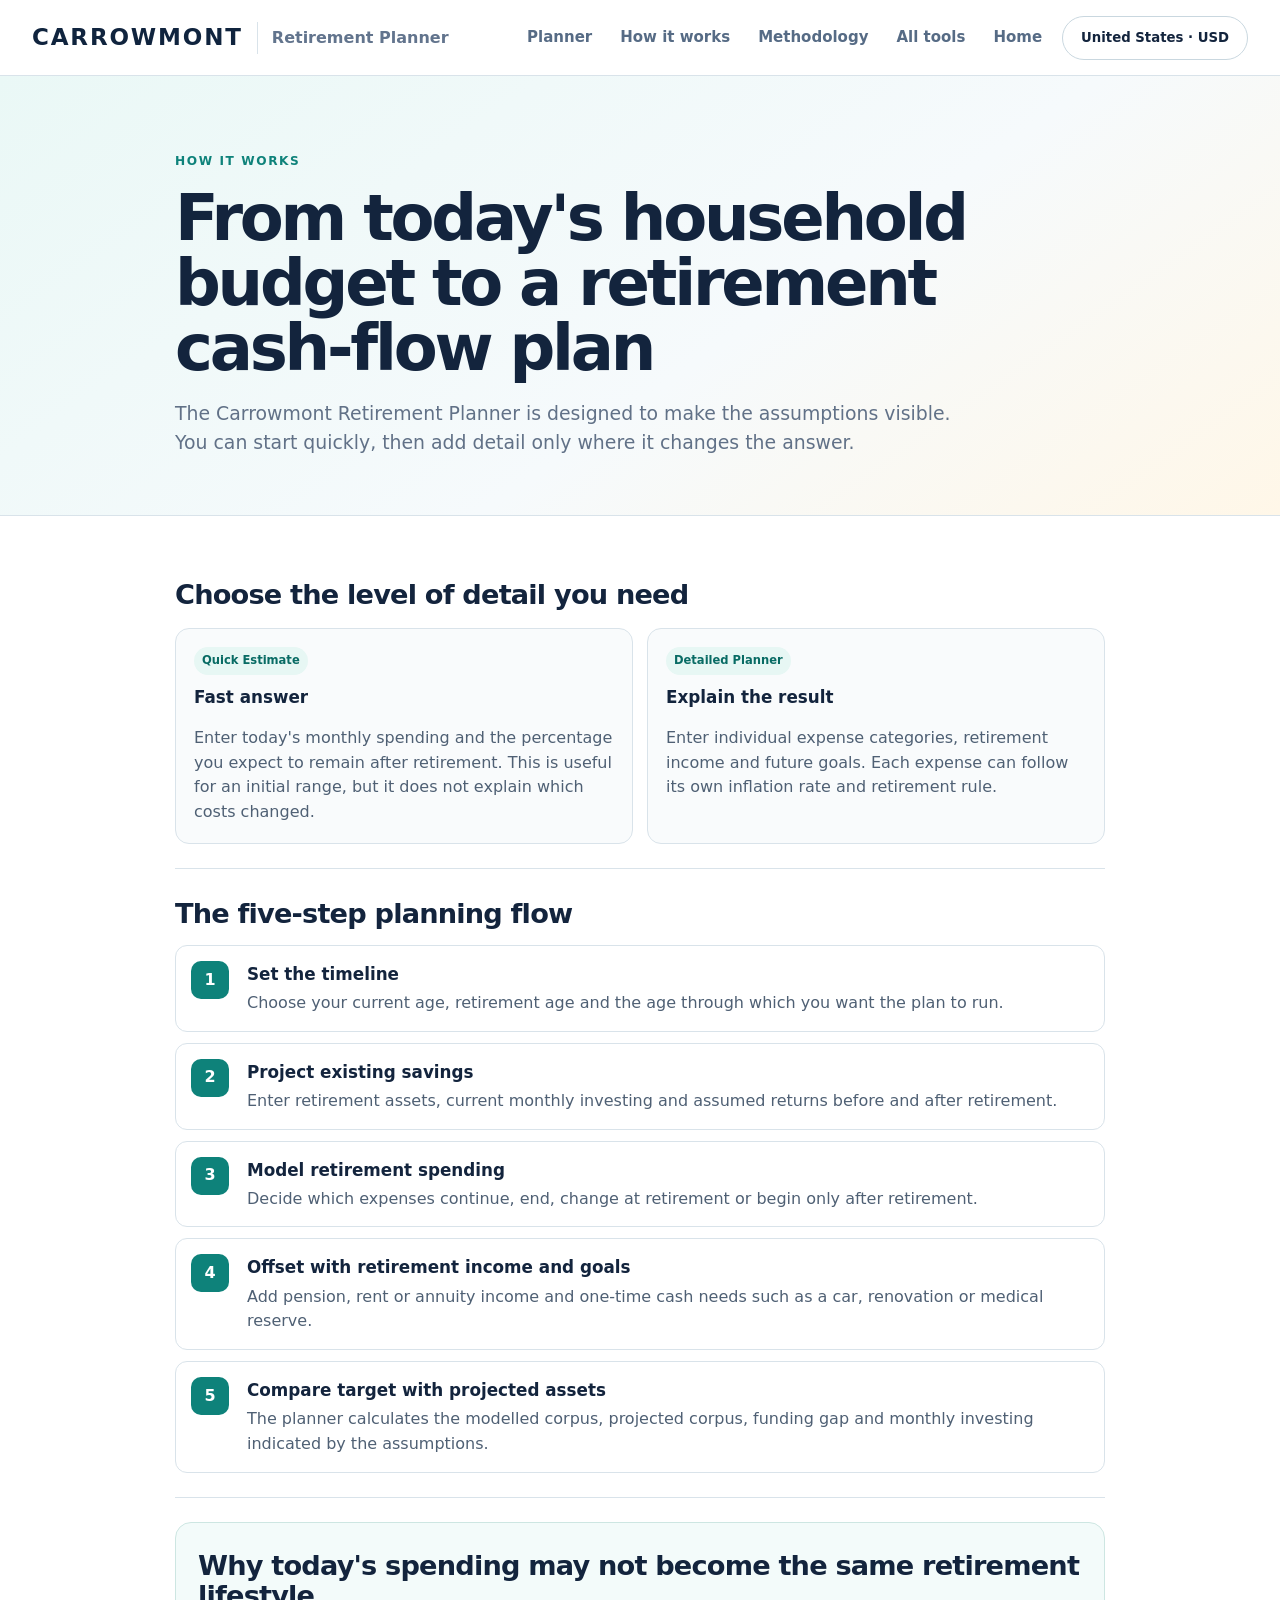
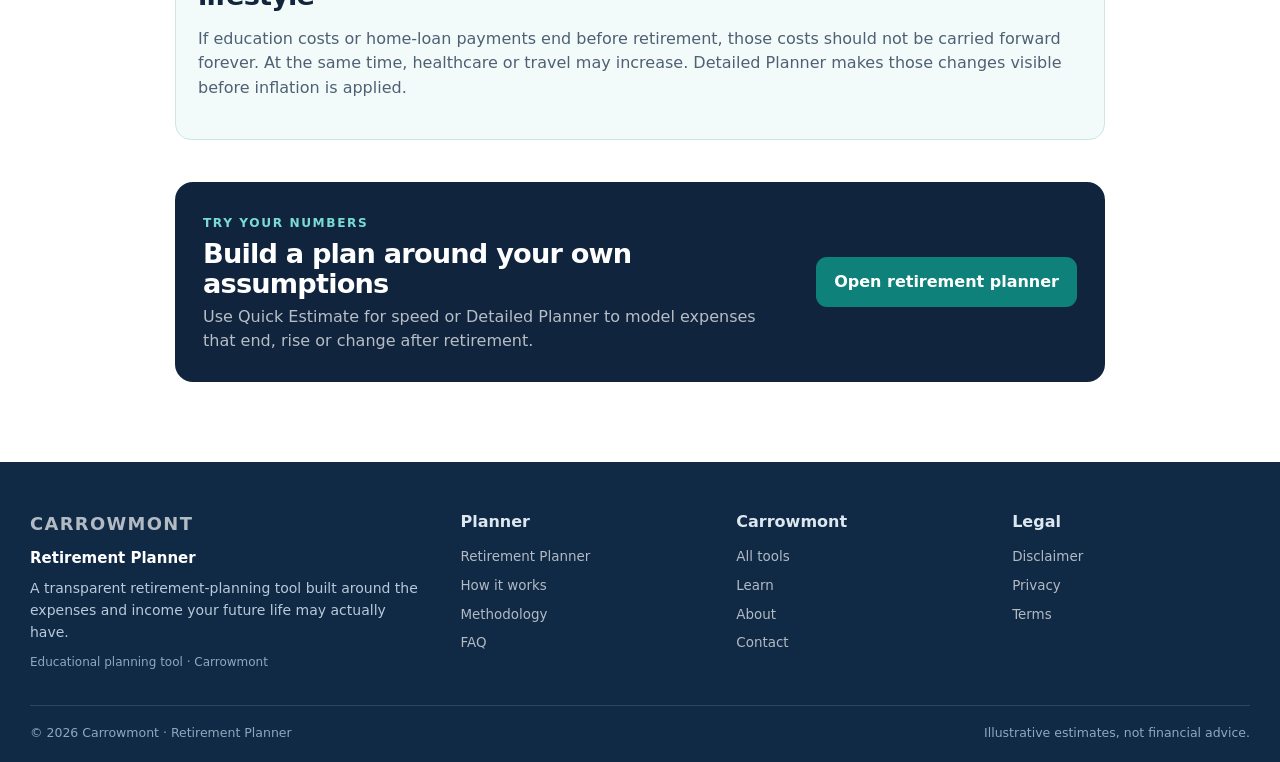
<file: how-it-works.html>
<!doctype html>
<html lang="en">
<head>
  <meta charset="utf-8" />
  <meta name="viewport" content="width=device-width, initial-scale=1" />
  <title>How the Carrowmont Retirement Planner Works | Retirement Planning Workflow</title>
  <meta name="description" content="Understand the Carrowmont Retirement Planner planning workflow, from changing expenses and retirement income to corpus calculation and funding-gap analysis." />
  <meta name="robots" content="index,follow" />
  <meta name="theme-color" content="#0e827a" />
  <link rel="canonical" href="https://carrowmont.com/retirement-calculator/how-it-works.html" />
  <meta property="og:title" content="How the Carrowmont Retirement Planner Works | Retirement Planning Workflow" />
  <meta property="og:description" content="Understand the Carrowmont Retirement Planner planning workflow, from changing expenses and retirement income to corpus calculation and funding-gap analysis." />
  <meta property="og:type" content="website" />
  <meta property="og:url" content="https://carrowmont.com/retirement-calculator/how-it-works.html" />
  <meta name="twitter:card" content="summary" />
  <!-- SEARCH CONSOLE: paste Google's verification meta tag here after creating your Search Console property. -->
  <link rel="stylesheet" href="styles.css?v=20261002.ui1" />
  
</head>
<body>

  <header class="site-header">
  <div class="container header-inner">
    <div class="brand-cluster">
      <a class="brand carrowmont-brand" href="/" aria-label="Carrowmont home"><span class="brand-wordmark">CARROWMONT</span></a>
      <span class="brand-divider" aria-hidden="true"></span>
      <a class="product-label" href="index.html">Retirement Planner</a>
    </div>
    <div class="header-actions">
      <nav class="top-nav" aria-label="Primary navigation">
        <a href="planner.html">Planner</a>
        <a href="how-it-works.html">How it works</a>
        <a href="methodology.html">Methodology</a>
        <a href="/#tools">All tools</a>
        <a href="/">Home</a>
      </nav>
      <details class="locale-menu" id="localeMenu">
        <summary id="localeSummary">India · INR</summary>
        <div class="locale-popover">
          <h3>Country &amp; currency</h3>
          <p>Choose the context that makes the numbers easiest to understand.</p>
          <label>Country / region<select id="regionSelect"></select></label>
          <label>Currency<select id="currencySelect"></select></label>
          <div class="locale-note"><strong>Important:</strong> changing currency changes the unit and number format only. It does not convert existing plan amounts using an exchange rate, and it does not change inflation, returns, taxes, pension rules or account rules. Review your monetary inputs after switching.</div>
          <button class="locale-done-button" id="localeDoneBtn" type="button">Done</button>
        </div>
      </details>
      <details class="mobile-nav">
        <summary aria-label="Open navigation">Menu</summary>
        <div class="mobile-nav-links">
          <a href="/">Carrowmont home</a><a href="/#tools">All tools</a><a href="planner.html">Retirement Planner</a><a href="how-it-works.html">How it works</a><a href="methodology.html">Methodology</a><a href="faq.html">FAQ</a><a href="/about.html">About Carrowmont</a><a href="/contact.html">Contact</a>
        </div>
      </details>
    </div>
  </div>
</header>
<main>
  <section class="page-hero">
    <div class="container narrow-page">
      <span class="eyebrow">How it works</span>
      <h1>From today's household budget to a retirement cash-flow plan</h1>
      <p class="page-lead">The Carrowmont Retirement Planner is designed to make the assumptions visible. You can start quickly, then add detail only where it changes the answer.</p>
    </div>
  </section>
  <section class="page-content">
    <div class="container narrow-page rich-copy">
      
<section class="content-block"><h2>Choose the level of detail you need</h2><div class="compare-grid"><article><span class="pill">Quick Estimate</span><h3>Fast answer</h3><p>Enter today's monthly spending and the percentage you expect to remain after retirement. This is useful for an initial range, but it does not explain which costs changed.</p></article><article><span class="pill">Detailed Planner</span><h3>Explain the result</h3><p>Enter individual expense categories, retirement income and future goals. Each expense can follow its own inflation rate and retirement rule.</p></article></div></section>
<section class="content-block"><h2>The five-step planning flow</h2><div class="numbered-flow"><article><span>1</span><div><h3>Set the timeline</h3><p>Choose your current age, retirement age and the age through which you want the plan to run.</p></div></article><article><span>2</span><div><h3>Project existing savings</h3><p>Enter retirement assets, current monthly investing and assumed returns before and after retirement.</p></div></article><article><span>3</span><div><h3>Model retirement spending</h3><p>Decide which expenses continue, end, change at retirement or begin only after retirement.</p></div></article><article><span>4</span><div><h3>Offset with retirement income and goals</h3><p>Add pension, rent or annuity income and one-time cash needs such as a car, renovation or medical reserve.</p></div></article><article><span>5</span><div><h3>Compare target with projected assets</h3><p>The planner calculates the modelled corpus, projected corpus, funding gap and monthly investing indicated by the assumptions.</p></div></article></div></section>
<section class="content-block callout"><h2>Why today's spending may not become the same retirement lifestyle</h2><p>If education costs or home-loan payments end before retirement, those costs should not be carried forward forever. At the same time, healthcare or travel may increase. Detailed Planner makes those changes visible before inflation is applied.</p></section>

      <div class="page-cta"><div><span class="section-kicker">Try your numbers</span><h2>Build a plan around your own assumptions</h2><p>Use Quick Estimate for speed or Detailed Planner to model expenses that end, rise or change after retirement.</p></div><a class="hero-cta" href="planner.html">Open retirement planner</a></div>
    </div>
  </section>
</main>

  <footer class="site-footer">
    <div class="container footer-grid">
      <div class="footer-brand-block">
        <a class="brand footer-brand carrowmont-brand" href="/"><span class="brand-wordmark">CARROWMONT</span></a>
        <strong class="footer-product-name">Retirement Planner</strong>
        <p>A transparent retirement-planning tool built around the expenses and income your future life may actually have.</p>
        <span class="footer-small">Educational planning tool · Carrowmont</span>
      </div>
      <div><strong>Planner</strong><a href="planner.html">Retirement Planner</a><a href="how-it-works.html">How it works</a><a href="methodology.html">Methodology</a><a href="faq.html">FAQ</a></div>
      <div><strong>Carrowmont</strong><a href="/#tools">All tools</a><a href="/#learn">Learn</a><a href="/about.html">About</a><a href="/contact.html">Contact</a></div>
      <div><strong>Legal</strong><a href="/disclaimer.html">Disclaimer</a><a href="/privacy.html">Privacy</a><a href="/terms.html">Terms</a></div>
    </div>
    <div class="container footer-bottom"><span>© <span data-current-year></span> Carrowmont · Retirement Planner</span><span>Illustrative estimates, not financial advice.</span></div>
  </footer>

  <script src="site-config.js?v=2.4.2"></script>
  <script src="locale.js?v=2.4.2"></script>
  <script src="locale-ui.js?v=2.4.3"></script>
  <script src="site.js?v=2.4.2"></script>

</body>
</html>
</file>
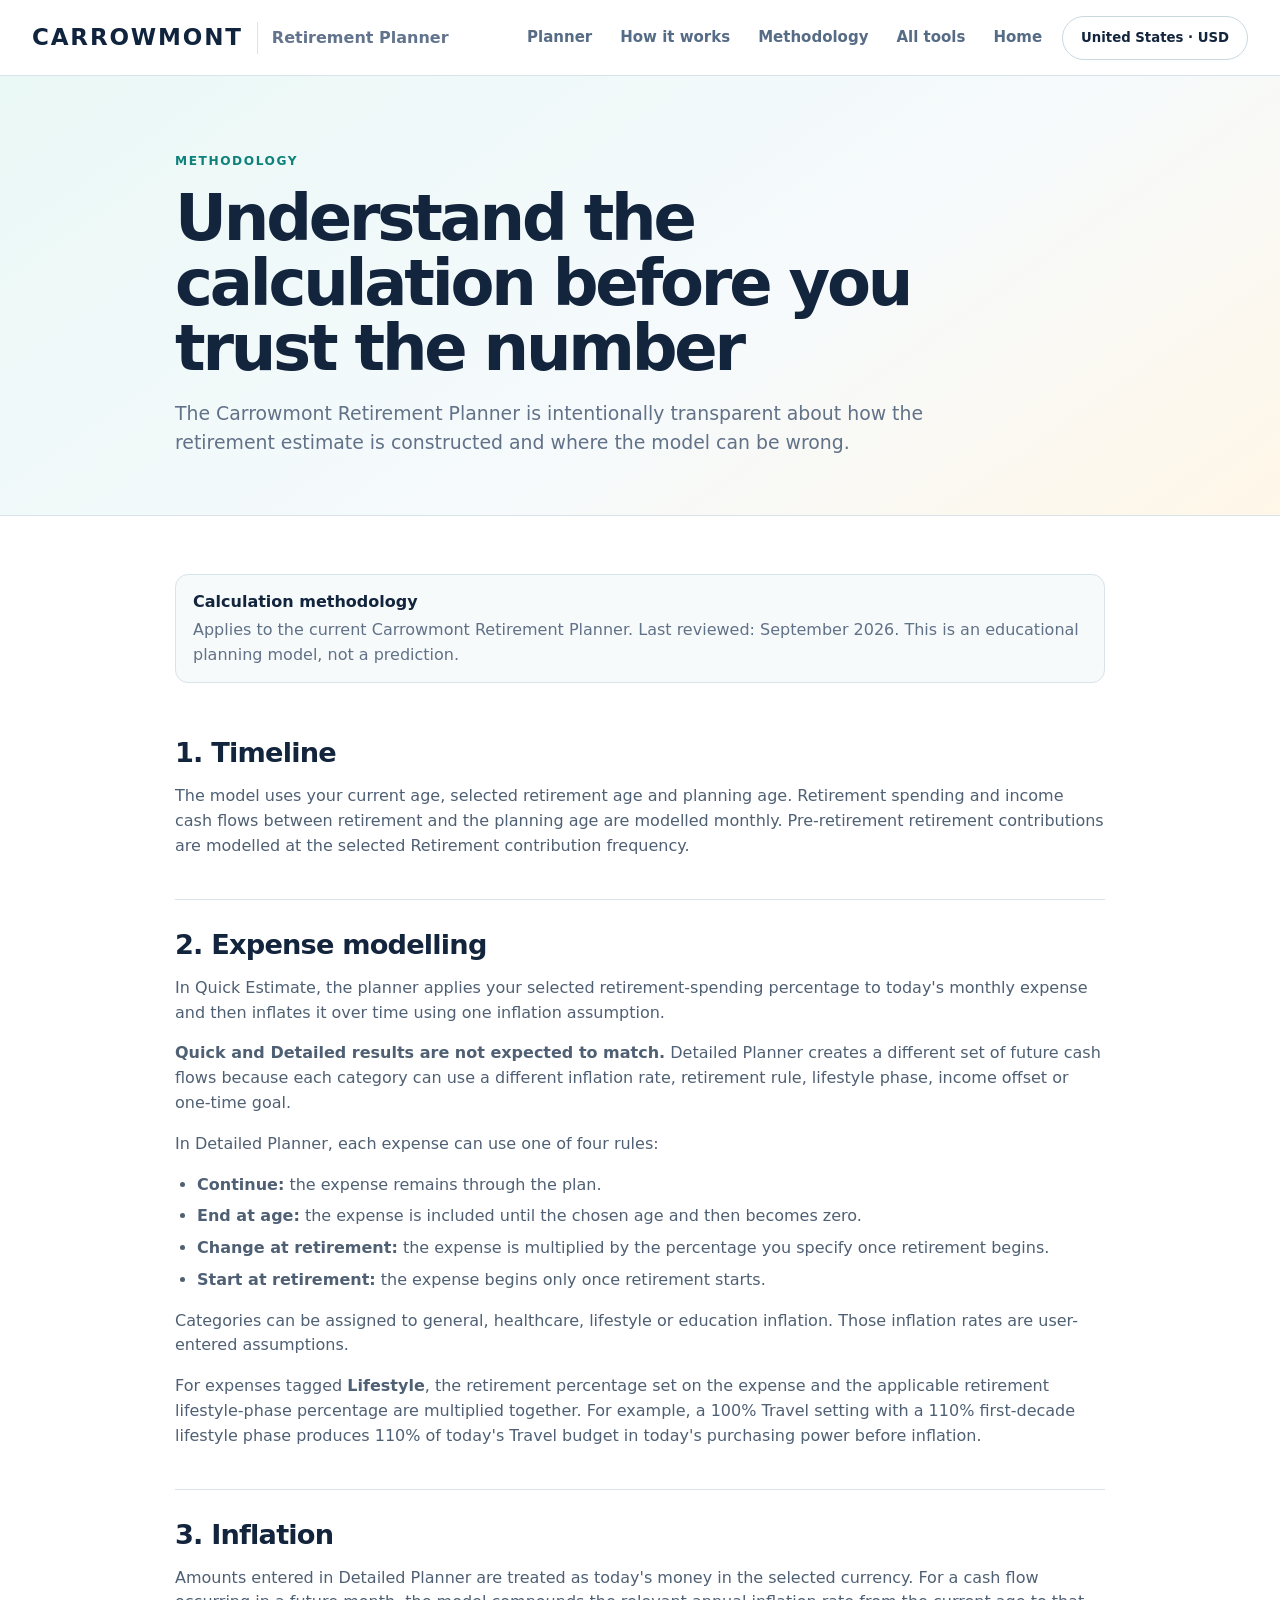
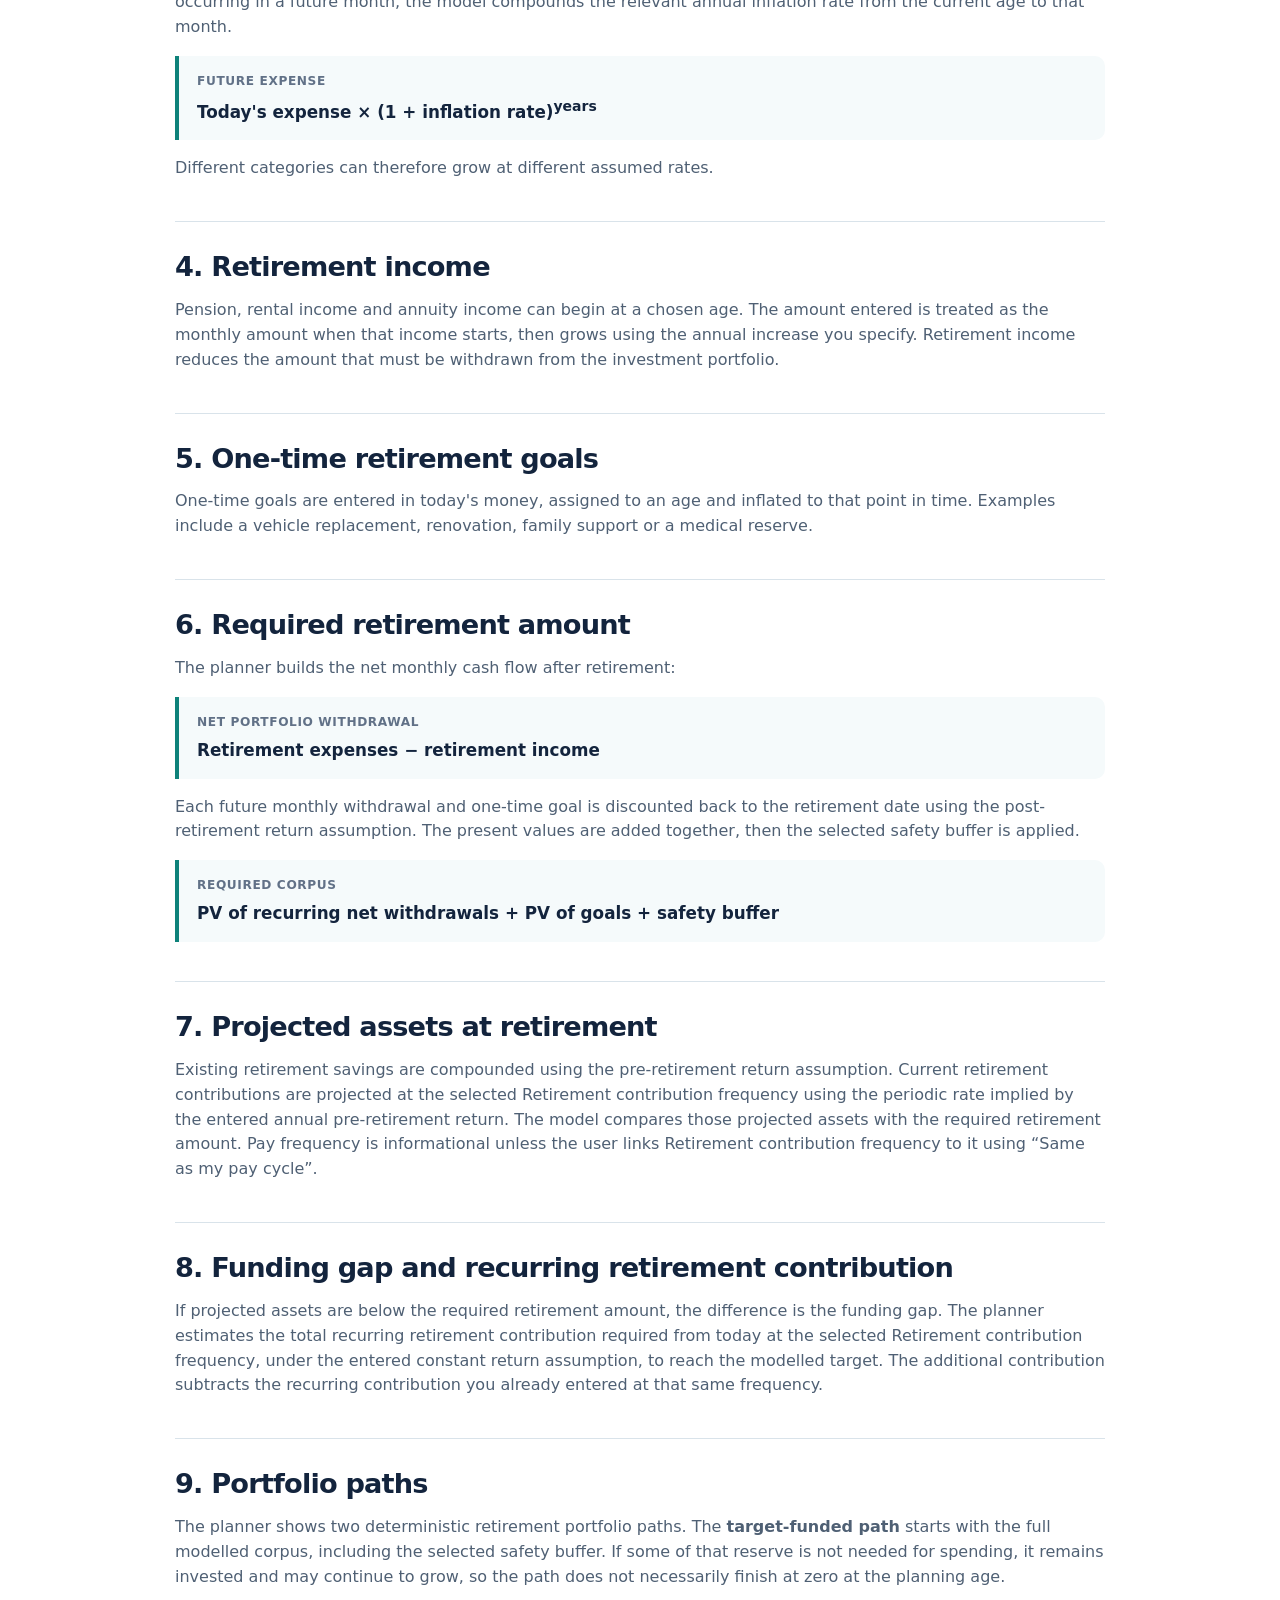
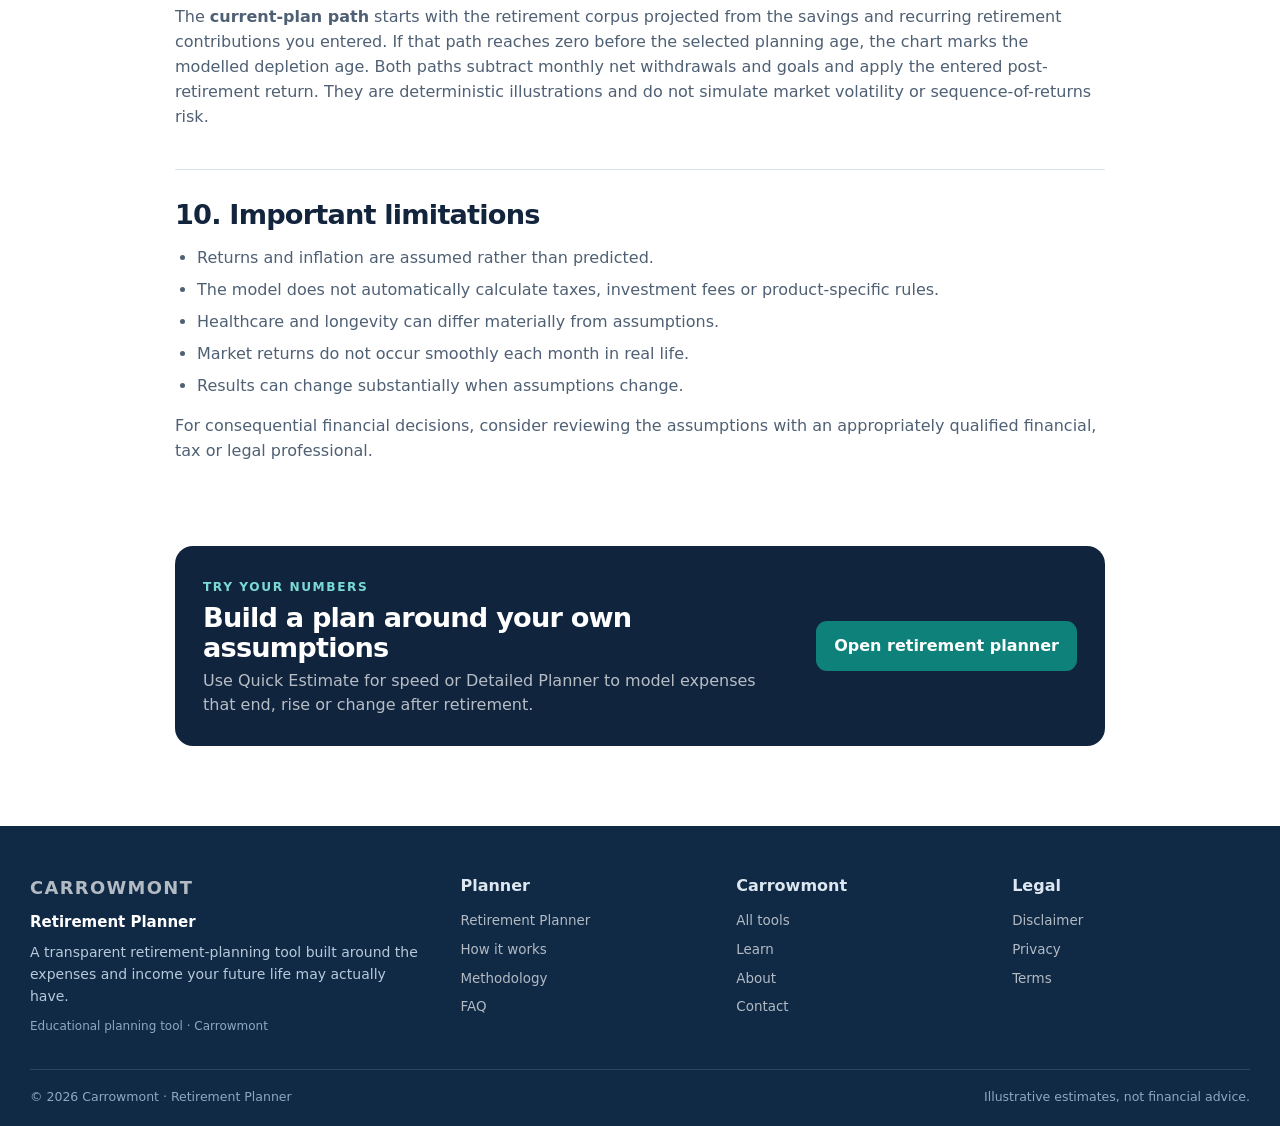
<file: methodology.html>
<!doctype html>
<html lang="en">
<head>
  <meta charset="utf-8" />
  <meta name="viewport" content="width=device-width, initial-scale=1" />
  <title>Methodology | How Carrowmont Retirement Planner Calculates Retirement Corpus</title>
  <meta name="description" content="Read the Carrowmont Retirement Planner methodology for changing expenses, inflation, retirement income, future goals, corpus present value and funding-gap calculations." />
  <meta name="robots" content="index,follow" />
  <meta name="theme-color" content="#0e827a" />
  <link rel="canonical" href="https://carrowmont.com/retirement-calculator/methodology.html" />
  <meta property="og:title" content="Methodology | How Carrowmont Retirement Planner Calculates Retirement Corpus" />
  <meta property="og:description" content="Read the Carrowmont Retirement Planner methodology for changing expenses, inflation, retirement income, future goals, corpus present value and funding-gap calculations." />
  <meta property="og:type" content="website" />
  <meta property="og:url" content="https://carrowmont.com/retirement-calculator/methodology.html" />
  <meta name="twitter:card" content="summary" />
  <!-- SEARCH CONSOLE: paste Google's verification meta tag here after creating your Search Console property. -->
  <link rel="stylesheet" href="styles.css?v=20261002.ui1" />
  
</head>
<body>

  <header class="site-header">
  <div class="container header-inner">
    <div class="brand-cluster">
      <a class="brand carrowmont-brand" href="/" aria-label="Carrowmont home"><span class="brand-wordmark">CARROWMONT</span></a>
      <span class="brand-divider" aria-hidden="true"></span>
      <a class="product-label" href="index.html">Retirement Planner</a>
    </div>
    <div class="header-actions">
      <nav class="top-nav" aria-label="Primary navigation">
        <a href="planner.html">Planner</a>
        <a href="how-it-works.html">How it works</a>
        <a href="methodology.html">Methodology</a>
        <a href="/#tools">All tools</a>
        <a href="/">Home</a>
      </nav>
      <details class="locale-menu" id="localeMenu">
        <summary id="localeSummary">India · INR</summary>
        <div class="locale-popover">
          <h3>Country &amp; currency</h3>
          <p>Choose the context that makes the numbers easiest to understand.</p>
          <label>Country / region<select id="regionSelect"></select></label>
          <label>Currency<select id="currencySelect"></select></label>
          <div class="locale-note"><strong>Important:</strong> changing currency changes the unit and number format only. It does not convert existing plan amounts using an exchange rate, and it does not change inflation, returns, taxes, pension rules or account rules. Review your monetary inputs after switching.</div>
          <button class="locale-done-button" id="localeDoneBtn" type="button">Done</button>
        </div>
      </details>
      <details class="mobile-nav">
        <summary aria-label="Open navigation">Menu</summary>
        <div class="mobile-nav-links">
          <a href="/">Carrowmont home</a><a href="/#tools">All tools</a><a href="planner.html">Retirement Planner</a><a href="how-it-works.html">How it works</a><a href="methodology.html">Methodology</a><a href="faq.html">FAQ</a><a href="/about.html">About Carrowmont</a><a href="/contact.html">Contact</a>
        </div>
      </details>
    </div>
  </div>
</header>
<main>
  <section class="page-hero">
    <div class="container narrow-page">
      <span class="eyebrow">Methodology</span>
      <h1>Understand the calculation before you trust the number</h1>
      <p class="page-lead">The Carrowmont Retirement Planner is intentionally transparent about how the retirement estimate is constructed and where the model can be wrong.</p>
    </div>
  </section>
  <section class="page-content">
    <div class="container narrow-page rich-copy">
      
<div class="methodology-note"><strong>Calculation methodology</strong><span>Applies to the current Carrowmont Retirement Planner. Last reviewed: September 2026. This is an educational planning model, not a prediction.</span></div>
<section class="content-block"><h2>1. Timeline</h2><p>The model uses your current age, selected retirement age and planning age. Retirement spending and income cash flows between retirement and the planning age are modelled monthly. Pre-retirement retirement contributions are modelled at the selected Retirement contribution frequency.</p></section>
<section class="content-block"><h2>2. Expense modelling</h2><p>In Quick Estimate, the planner applies your selected retirement-spending percentage to today's monthly expense and then inflates it over time using one inflation assumption.</p><p><strong>Quick and Detailed results are not expected to match.</strong> Detailed Planner creates a different set of future cash flows because each category can use a different inflation rate, retirement rule, lifestyle phase, income offset or one-time goal.</p><p>In Detailed Planner, each expense can use one of four rules:</p><ul><li><strong>Continue:</strong> the expense remains through the plan.</li><li><strong>End at age:</strong> the expense is included until the chosen age and then becomes zero.</li><li><strong>Change at retirement:</strong> the expense is multiplied by the percentage you specify once retirement begins.</li><li><strong>Start at retirement:</strong> the expense begins only once retirement starts.</li></ul><p>Categories can be assigned to general, healthcare, lifestyle or education inflation. Those inflation rates are user-entered assumptions.</p><p>For expenses tagged <strong>Lifestyle</strong>, the retirement percentage set on the expense and the applicable retirement lifestyle-phase percentage are multiplied together. For example, a 100% Travel setting with a 110% first-decade lifestyle phase produces 110% of today's Travel budget in today's purchasing power before inflation.</p></section>
<section class="content-block"><h2>3. Inflation</h2><p>Amounts entered in Detailed Planner are treated as today's money in the selected currency. For a cash flow occurring in a future month, the model compounds the relevant annual inflation rate from the current age to that month.</p><div class="formula-box"><span>Future expense</span><strong>Today's expense × (1 + inflation rate)<sup>years</sup></strong></div><p>Different categories can therefore grow at different assumed rates.</p></section>
<section class="content-block"><h2>4. Retirement income</h2><p>Pension, rental income and annuity income can begin at a chosen age. The amount entered is treated as the monthly amount when that income starts, then grows using the annual increase you specify. Retirement income reduces the amount that must be withdrawn from the investment portfolio.</p></section>
<section class="content-block"><h2>5. One-time retirement goals</h2><p>One-time goals are entered in today's money, assigned to an age and inflated to that point in time. Examples include a vehicle replacement, renovation, family support or a medical reserve.</p></section>
<section class="content-block"><h2>6. Required retirement amount</h2><p>The planner builds the net monthly cash flow after retirement:</p><div class="formula-box"><span>Net portfolio withdrawal</span><strong>Retirement expenses − retirement income</strong></div><p>Each future monthly withdrawal and one-time goal is discounted back to the retirement date using the post-retirement return assumption. The present values are added together, then the selected safety buffer is applied.</p><div class="formula-box"><span>Required corpus</span><strong>PV of recurring net withdrawals + PV of goals + safety buffer</strong></div></section>
<section class="content-block"><h2>7. Projected assets at retirement</h2><p>Existing retirement savings are compounded using the pre-retirement return assumption. Current retirement contributions are projected at the selected Retirement contribution frequency using the periodic rate implied by the entered annual pre-retirement return. The model compares those projected assets with the required retirement amount. Pay frequency is informational unless the user links Retirement contribution frequency to it using “Same as my pay cycle”.</p></section>
<section class="content-block"><h2>8. Funding gap and recurring retirement contribution</h2><p>If projected assets are below the required retirement amount, the difference is the funding gap. The planner estimates the total recurring retirement contribution required from today at the selected Retirement contribution frequency, under the entered constant return assumption, to reach the modelled target. The additional contribution subtracts the recurring contribution you already entered at that same frequency.</p></section>
<section class="content-block"><h2>9. Portfolio paths</h2><p>The planner shows two deterministic retirement portfolio paths. The <strong>target-funded path</strong> starts with the full modelled corpus, including the selected safety buffer. If some of that reserve is not needed for spending, it remains invested and may continue to grow, so the path does not necessarily finish at zero at the planning age.</p><p>The <strong>current-plan path</strong> starts with the retirement corpus projected from the savings and recurring retirement contributions you entered. If that path reaches zero before the selected planning age, the chart marks the modelled depletion age. Both paths subtract monthly net withdrawals and goals and apply the entered post-retirement return. They are deterministic illustrations and do not simulate market volatility or sequence-of-returns risk.</p></section>
<section class="content-block"><h2>10. Important limitations</h2><ul><li>Returns and inflation are assumed rather than predicted.</li><li>The model does not automatically calculate taxes, investment fees or product-specific rules.</li><li>Healthcare and longevity can differ materially from assumptions.</li><li>Market returns do not occur smoothly each month in real life.</li><li>Results can change substantially when assumptions change.</li></ul><p>For consequential financial decisions, consider reviewing the assumptions with an appropriately qualified financial, tax or legal professional.</p></section>

      <div class="page-cta"><div><span class="section-kicker">Try your numbers</span><h2>Build a plan around your own assumptions</h2><p>Use Quick Estimate for speed or Detailed Planner to model expenses that end, rise or change after retirement.</p></div><a class="hero-cta" href="planner.html">Open retirement planner</a></div>
    </div>
  </section>
</main>

  <footer class="site-footer">
    <div class="container footer-grid">
      <div class="footer-brand-block">
        <a class="brand footer-brand carrowmont-brand" href="/"><span class="brand-wordmark">CARROWMONT</span></a>
        <strong class="footer-product-name">Retirement Planner</strong>
        <p>A transparent retirement-planning tool built around the expenses and income your future life may actually have.</p>
        <span class="footer-small">Educational planning tool · Carrowmont</span>
      </div>
      <div><strong>Planner</strong><a href="planner.html">Retirement Planner</a><a href="how-it-works.html">How it works</a><a href="methodology.html">Methodology</a><a href="faq.html">FAQ</a></div>
      <div><strong>Carrowmont</strong><a href="/#tools">All tools</a><a href="/#learn">Learn</a><a href="/about.html">About</a><a href="/contact.html">Contact</a></div>
      <div><strong>Legal</strong><a href="/disclaimer.html">Disclaimer</a><a href="/privacy.html">Privacy</a><a href="/terms.html">Terms</a></div>
    </div>
    <div class="container footer-bottom"><span>© <span data-current-year></span> Carrowmont · Retirement Planner</span><span>Illustrative estimates, not financial advice.</span></div>
  </footer>

  <script src="site-config.js?v=2.5.0"></script>
  <script src="locale.js?v=2.5.0"></script>
  <script src="locale-ui.js?v=2.4.3"></script>
  <script src="site.js?v=2.4.2"></script>

</body>
</html>
</file>
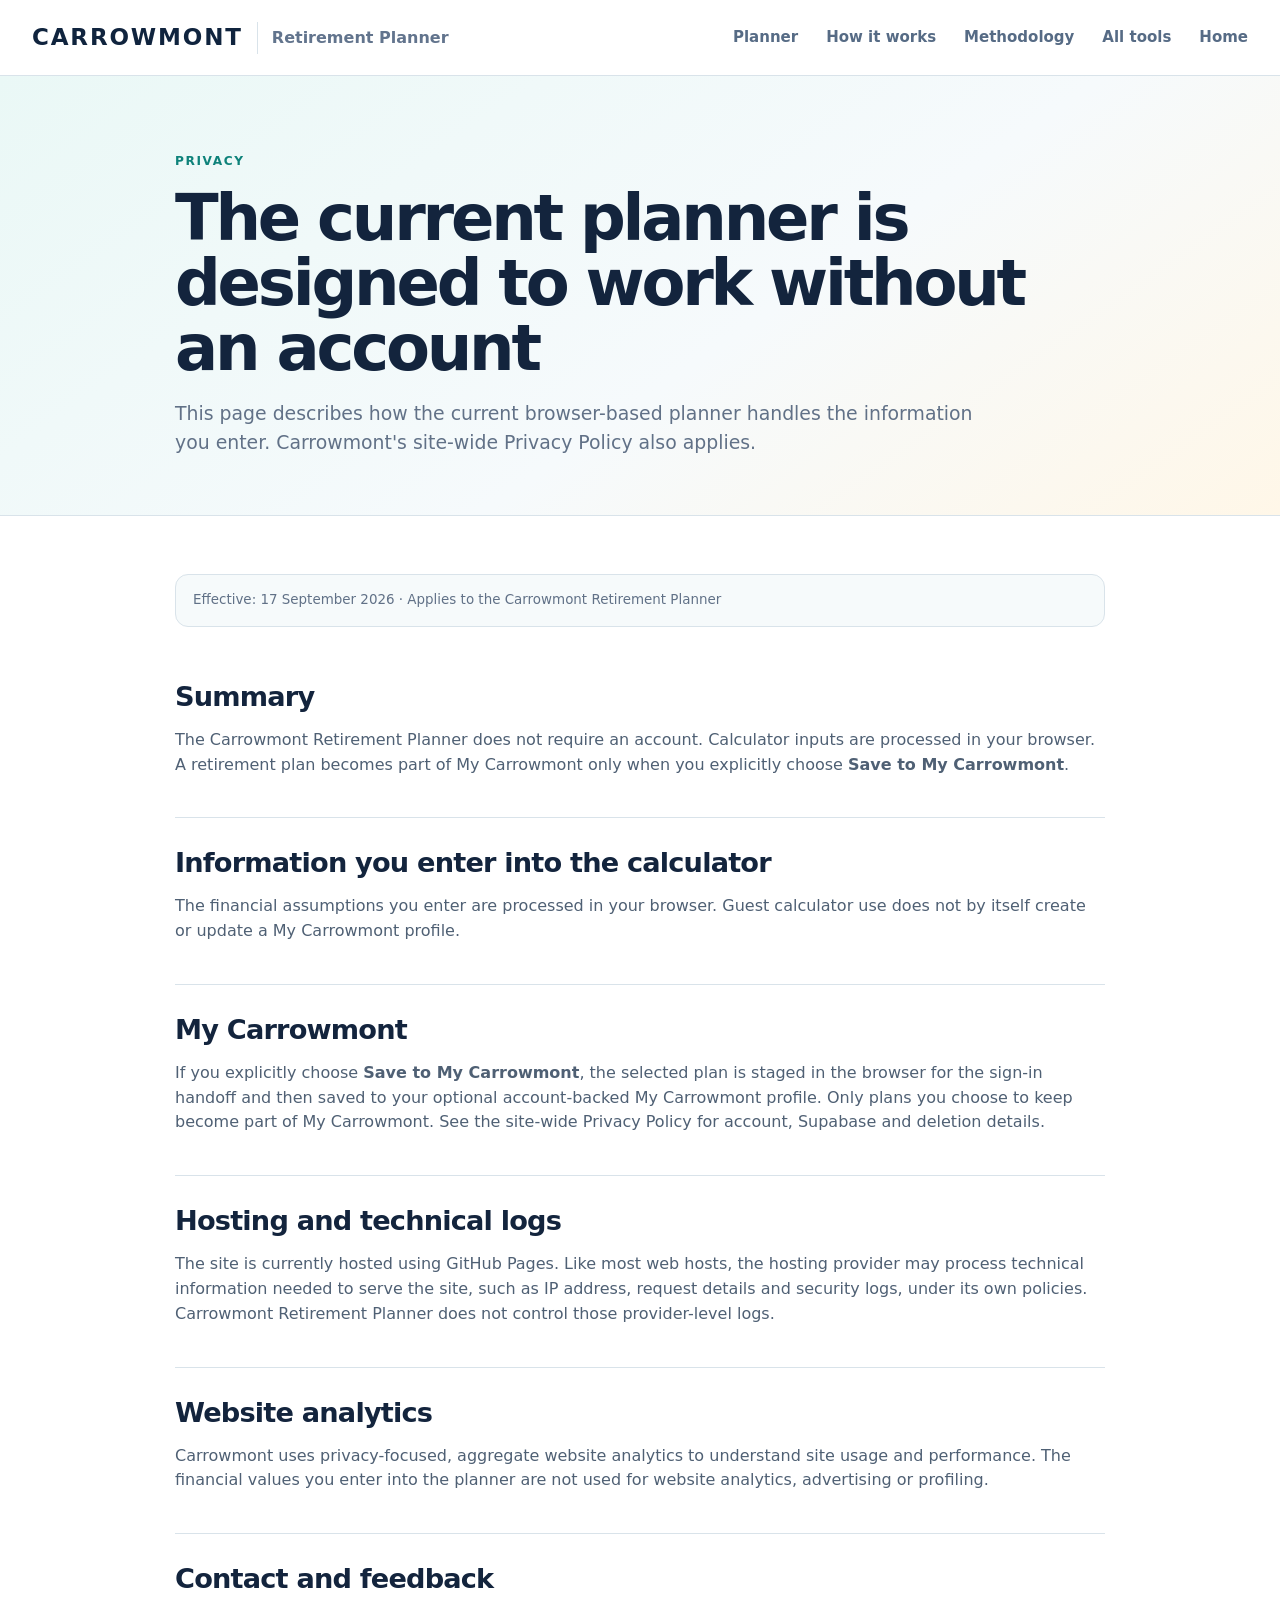
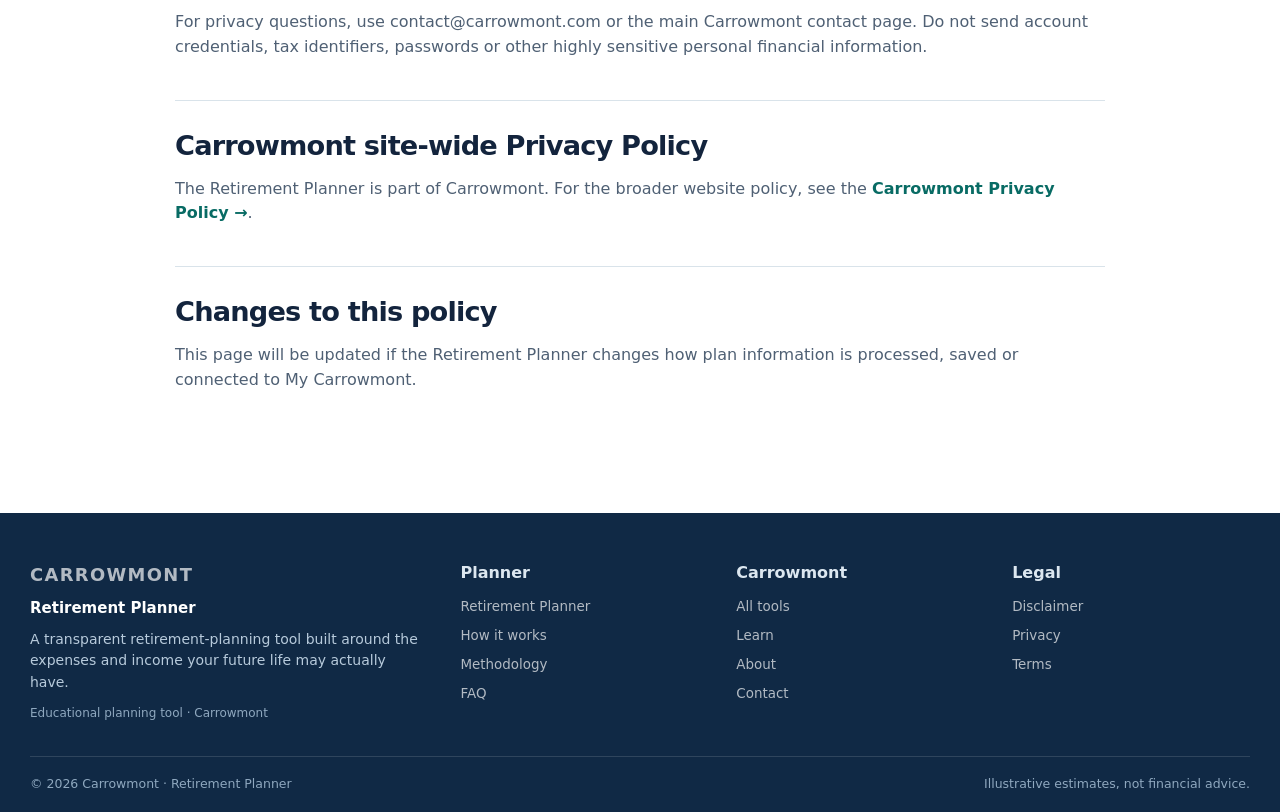
<file: privacy.html>
<!doctype html>
<html lang="en-IN">
<head>
  <meta charset="utf-8" />
  <meta name="viewport" content="width=device-width, initial-scale=1" />
  <title>Privacy Policy | Carrowmont Retirement Planner</title>
  <meta name="description" content="Read how the Carrowmont Retirement Planner handles calculator inputs, browser local storage and privacy-focused site measurement." />
  <meta name="robots" content="index,follow" />
  <meta name="theme-color" content="#0e827a" />
  <link rel="canonical" href="https://carrowmont.com/retirement-calculator/privacy.html" />
  <meta property="og:title" content="Privacy Policy | Carrowmont Retirement Planner" />
  <meta property="og:description" content="Read how the Carrowmont Retirement Planner handles calculator inputs, browser local storage and privacy-focused site measurement." />
  <meta property="og:type" content="website" />
  <meta property="og:url" content="https://carrowmont.com/retirement-calculator/privacy.html" />
  <meta name="twitter:card" content="summary" />
  <!-- SEARCH CONSOLE: paste Google's verification meta tag here after creating your Search Console property. -->
  <link rel="stylesheet" href="styles.css?v=2.5.0" />
  
</head>
<body>

  <header class="site-header">
    <div class="container header-inner">
      <div class="brand-cluster">
        <a class="brand carrowmont-brand" href="/" aria-label="Carrowmont home">
          <span class="brand-wordmark">CARROWMONT</span>
        </a>
        <span class="brand-divider" aria-hidden="true"></span>
        <a class="product-label" href="index.html">Retirement Planner</a>
      </div>
      <nav class="top-nav" aria-label="Primary navigation">
        <a href="planner.html">Planner</a>
        <a href="how-it-works.html">How it works</a>
        <a href="methodology.html">Methodology</a>
        <a href="/#tools">All tools</a>
        <a href="/">Home</a>
      </nav>
      <details class="mobile-nav">
        <summary aria-label="Open navigation">Menu</summary>
        <div class="mobile-nav-links">
          <a href="/">Carrowmont home</a>
          <a href="/#tools">All tools</a>
          <a href="planner.html">Retirement Planner</a>
          <a href="how-it-works.html">How it works</a>
          <a href="methodology.html">Methodology</a>
          <a href="faq.html">FAQ</a>
          <a href="/about.html">About Carrowmont</a>
          <a href="/contact.html">Contact</a>
        </div>
      </details>
    </div>
  </header>
<main>
  <section class="page-hero">
    <div class="container narrow-page">
      <span class="eyebrow">Privacy</span>
      <h1>The current planner is designed to work without an account</h1>
      <p class="page-lead">This page describes how the current browser-based planner handles the information you enter. Carrowmont's site-wide Privacy Policy also applies.</p>
    </div>
  </section>
  <section class="page-content">
    <div class="container narrow-page rich-copy">
      
<div class="policy-meta">Effective: 17 September 2026 · Applies to the Carrowmont Retirement Planner</div>
<section class="content-block"><h2>Summary</h2><p>The Carrowmont Retirement Planner does not require an account. Calculator inputs are processed in your browser. A retirement plan becomes part of My Carrowmont only when you explicitly choose <strong>Save to My Carrowmont</strong>.</p></section>
<section class="content-block"><h2>Information you enter into the calculator</h2><p>The financial assumptions you enter are processed in your browser. Guest calculator use does not by itself create or update a My Carrowmont profile.</p></section>
<section class="content-block"><h2>My Carrowmont</h2><p>If you explicitly choose <strong>Save to My Carrowmont</strong>, the selected plan is staged in the browser for the sign-in handoff and then saved to your optional account-backed My Carrowmont profile. Only plans you choose to keep become part of My Carrowmont. See the site-wide Privacy Policy for account, Supabase and deletion details.</p></section>
<section class="content-block"><h2>Hosting and technical logs</h2><p>The site is currently hosted using GitHub Pages. Like most web hosts, the hosting provider may process technical information needed to serve the site, such as IP address, request details and security logs, under its own policies. Carrowmont Retirement Planner does not control those provider-level logs.</p></section>
<section class="content-block"><h2>Website analytics</h2><p>Carrowmont uses privacy-focused, aggregate website analytics to understand site usage and performance. The financial values you enter into the planner are not used for website analytics, advertising or profiling.</p></section>
<section class="content-block"><h2>Contact and feedback</h2><p>For privacy questions, use contact@carrowmont.com or the main Carrowmont contact page. Do not send account credentials, tax identifiers, passwords or other highly sensitive personal financial information.</p></section>
<section class="content-block"><h2>Carrowmont site-wide Privacy Policy</h2><p>The Retirement Planner is part of Carrowmont. For the broader website policy, see the <a class="primary-inline-link" href="/privacy.html">Carrowmont Privacy Policy →</a>.</p></section>
<section class="content-block"><h2>Changes to this policy</h2><p>This page will be updated if the Retirement Planner changes how plan information is processed, saved or connected to My Carrowmont.</p></section>

      
    </div>
  </section>
</main>

  <footer class="site-footer">
    <div class="container footer-grid">
      <div class="footer-brand-block">
        <a class="brand footer-brand carrowmont-brand" href="/"><span class="brand-wordmark">CARROWMONT</span></a>
        <strong class="footer-product-name">Retirement Planner</strong>
        <p>A transparent retirement-planning tool built around the expenses and income your future life may actually have.</p>
        <span class="footer-small">Educational planning tool · Carrowmont</span>
      </div>
      <div><strong>Planner</strong><a href="planner.html">Retirement Planner</a><a href="how-it-works.html">How it works</a><a href="methodology.html">Methodology</a><a href="faq.html">FAQ</a></div>
      <div><strong>Carrowmont</strong><a href="/#tools">All tools</a><a href="/#learn">Learn</a><a href="/about.html">About</a><a href="/contact.html">Contact</a></div>
      <div><strong>Legal</strong><a href="/disclaimer.html">Disclaimer</a><a href="/privacy.html">Privacy</a><a href="/terms.html">Terms</a></div>
    </div>
    <div class="container footer-bottom"><span>© <span data-current-year></span> Carrowmont · Retirement Planner</span><span>Illustrative estimates, not financial advice.</span></div>
  </footer>

  <script src="site-config.js?v=2.3.1"></script>
  <script src="site.js?v=2.3.1"></script>

</body>
</html>
</file>
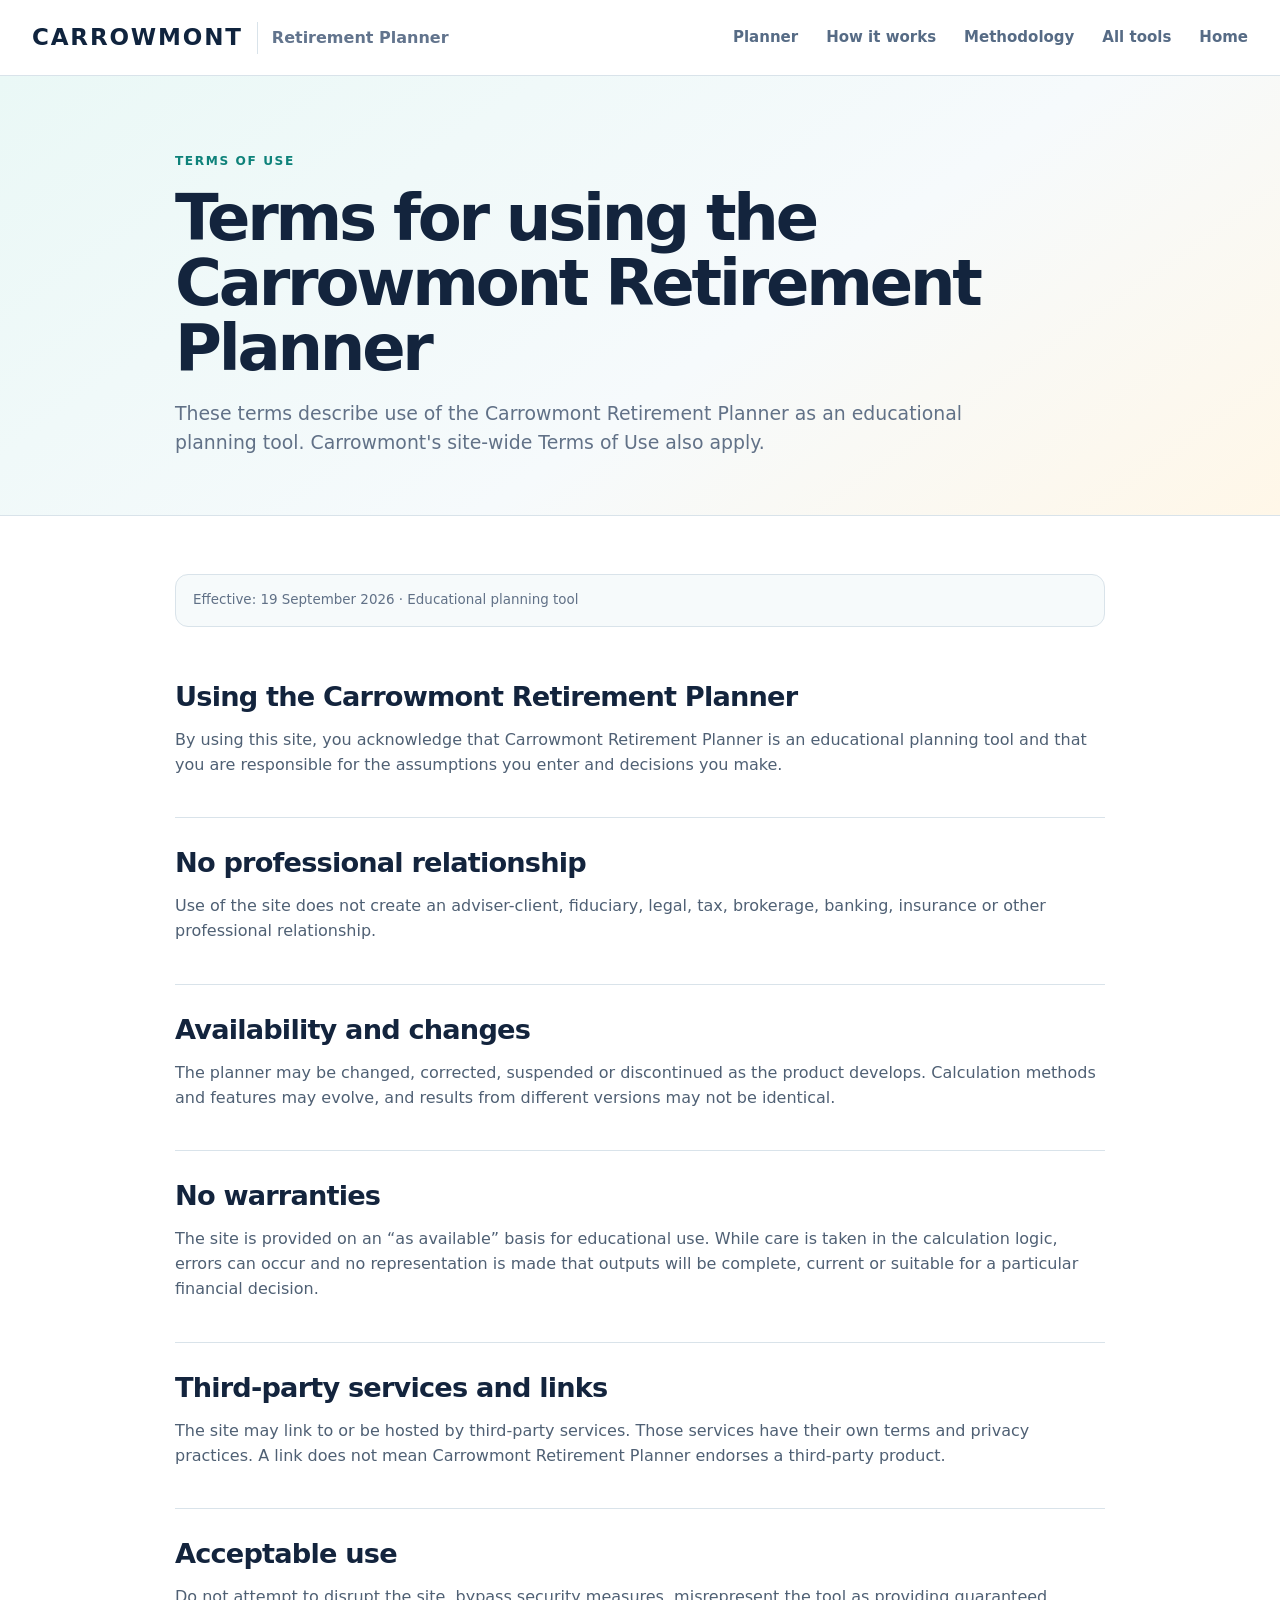
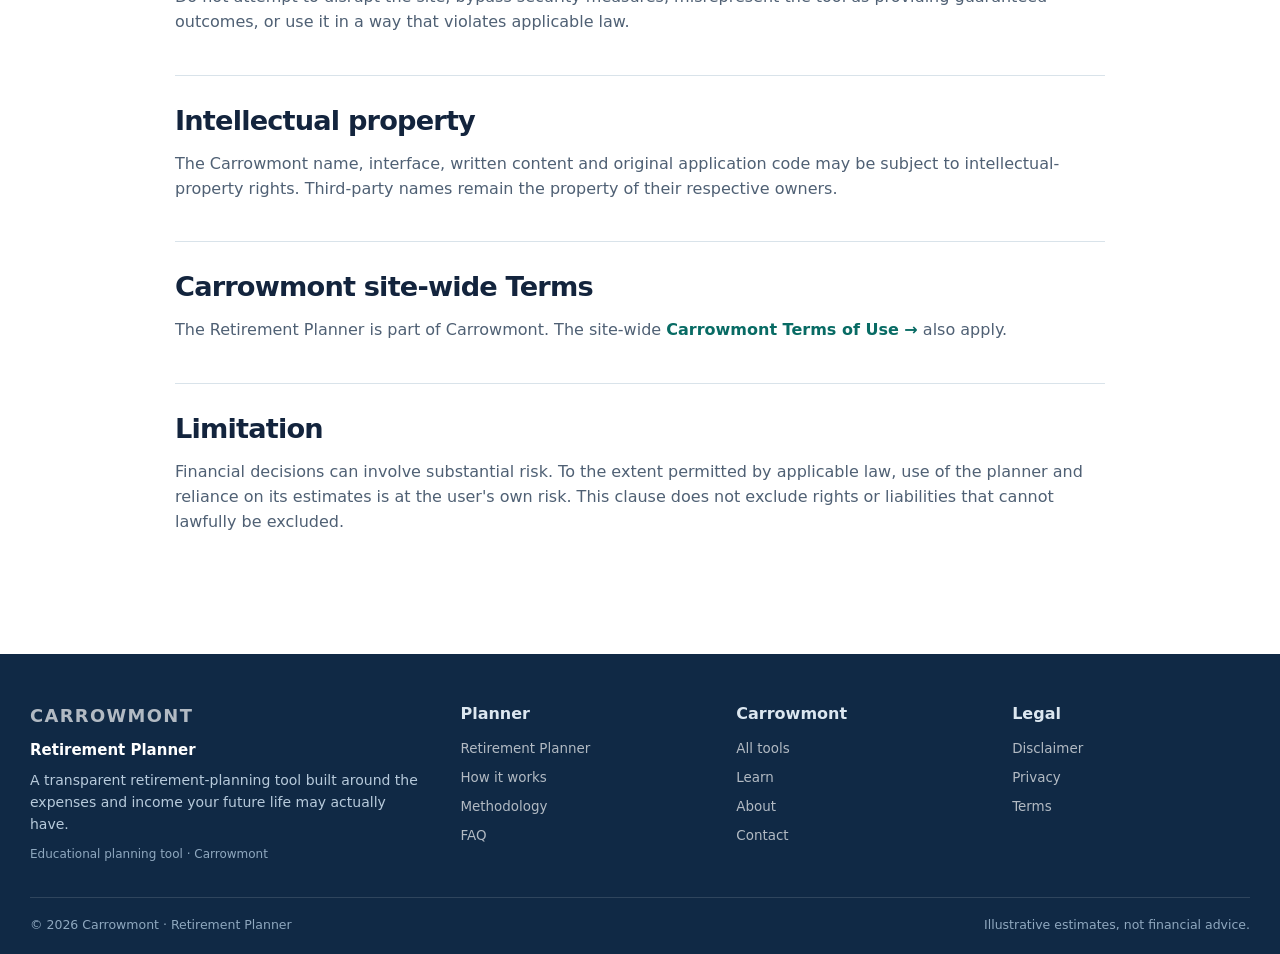
<file: terms.html>
<!doctype html>
<html lang="en-IN">
<head>
  <meta charset="utf-8" />
  <meta name="viewport" content="width=device-width, initial-scale=1" />
  <title>Terms of Use | Carrowmont Retirement Planner</title>
  <meta name="description" content="Terms for using the Carrowmont Retirement Planner." />
  <meta name="robots" content="index,follow" />
  <meta name="theme-color" content="#0e827a" />
  <link rel="canonical" href="https://carrowmont.com/retirement-calculator/terms.html" />
  <meta property="og:title" content="Terms of Use | Carrowmont Retirement Planner" />
  <meta property="og:description" content="Terms for using the Carrowmont Retirement Planner." />
  <meta property="og:type" content="website" />
  <meta property="og:url" content="https://carrowmont.com/retirement-calculator/terms.html" />
  <meta name="twitter:card" content="summary" />
  <!-- SEARCH CONSOLE: paste Google's verification meta tag here after creating your Search Console property. -->
  <link rel="stylesheet" href="styles.css?v=2.5.0" />
  
</head>
<body>

  <header class="site-header">
    <div class="container header-inner">
      <div class="brand-cluster">
        <a class="brand carrowmont-brand" href="/" aria-label="Carrowmont home">
          <span class="brand-wordmark">CARROWMONT</span>
        </a>
        <span class="brand-divider" aria-hidden="true"></span>
        <a class="product-label" href="index.html">Retirement Planner</a>
      </div>
      <nav class="top-nav" aria-label="Primary navigation">
        <a href="planner.html">Planner</a>
        <a href="how-it-works.html">How it works</a>
        <a href="methodology.html">Methodology</a>
        <a href="/#tools">All tools</a>
        <a href="/">Home</a>
      </nav>
      <details class="mobile-nav">
        <summary aria-label="Open navigation">Menu</summary>
        <div class="mobile-nav-links">
          <a href="/">Carrowmont home</a>
          <a href="/#tools">All tools</a>
          <a href="planner.html">Retirement Planner</a>
          <a href="how-it-works.html">How it works</a>
          <a href="methodology.html">Methodology</a>
          <a href="faq.html">FAQ</a>
          <a href="/about.html">About Carrowmont</a>
          <a href="/contact.html">Contact</a>
        </div>
      </details>
    </div>
  </header>
<main>
  <section class="page-hero">
    <div class="container narrow-page">
      <span class="eyebrow">Terms of use</span>
      <h1>Terms for using the Carrowmont Retirement Planner</h1>
      <p class="page-lead">These terms describe use of the Carrowmont Retirement Planner as an educational planning tool. Carrowmont's site-wide Terms of Use also apply.</p>
    </div>
  </section>
  <section class="page-content">
    <div class="container narrow-page rich-copy">
      
<div class="policy-meta">Effective: 19 September 2026 · Educational planning tool</div>
<section class="content-block"><h2>Using the Carrowmont Retirement Planner</h2><p>By using this site, you acknowledge that Carrowmont Retirement Planner is an educational planning tool and that you are responsible for the assumptions you enter and decisions you make.</p></section>
<section class="content-block"><h2>No professional relationship</h2><p>Use of the site does not create an adviser-client, fiduciary, legal, tax, brokerage, banking, insurance or other professional relationship.</p></section>
<section class="content-block"><h2>Availability and changes</h2><p>The planner may be changed, corrected, suspended or discontinued as the product develops. Calculation methods and features may evolve, and results from different versions may not be identical.</p></section>
<section class="content-block"><h2>No warranties</h2><p>The site is provided on an “as available” basis for educational use. While care is taken in the calculation logic, errors can occur and no representation is made that outputs will be complete, current or suitable for a particular financial decision.</p></section>
<section class="content-block"><h2>Third-party services and links</h2><p>The site may link to or be hosted by third-party services. Those services have their own terms and privacy practices. A link does not mean Carrowmont Retirement Planner endorses a third-party product.</p></section>
<section class="content-block"><h2>Acceptable use</h2><p>Do not attempt to disrupt the site, bypass security measures, misrepresent the tool as providing guaranteed outcomes, or use it in a way that violates applicable law.</p></section>
<section class="content-block"><h2>Intellectual property</h2><p>The Carrowmont name, interface, written content and original application code may be subject to intellectual-property rights. Third-party names remain the property of their respective owners.</p></section>
<section class="content-block"><h2>Carrowmont site-wide Terms</h2><p>The Retirement Planner is part of Carrowmont. The site-wide <a class="primary-inline-link" href="/terms.html">Carrowmont Terms of Use →</a> also apply.</p></section>
<section class="content-block"><h2>Limitation</h2><p>Financial decisions can involve substantial risk. To the extent permitted by applicable law, use of the planner and reliance on its estimates is at the user's own risk. This clause does not exclude rights or liabilities that cannot lawfully be excluded.</p></section>

      
    </div>
  </section>
</main>

  <footer class="site-footer">
    <div class="container footer-grid">
      <div class="footer-brand-block">
        <a class="brand footer-brand carrowmont-brand" href="/"><span class="brand-wordmark">CARROWMONT</span></a>
        <strong class="footer-product-name">Retirement Planner</strong>
        <p>A transparent retirement-planning tool built around the expenses and income your future life may actually have.</p>
        <span class="footer-small">Educational planning tool · Carrowmont</span>
      </div>
      <div><strong>Planner</strong><a href="planner.html">Retirement Planner</a><a href="how-it-works.html">How it works</a><a href="methodology.html">Methodology</a><a href="faq.html">FAQ</a></div>
      <div><strong>Carrowmont</strong><a href="/#tools">All tools</a><a href="/#learn">Learn</a><a href="/about.html">About</a><a href="/contact.html">Contact</a></div>
      <div><strong>Legal</strong><a href="/disclaimer.html">Disclaimer</a><a href="/privacy.html">Privacy</a><a href="/terms.html">Terms</a></div>
    </div>
    <div class="container footer-bottom"><span>© <span data-current-year></span> Carrowmont · Retirement Planner</span><span>Illustrative estimates, not financial advice.</span></div>
  </footer>

  <script src="site-config.js?v=2.3.1"></script>
  <script src="site.js?v=2.3.1"></script>

</body>
</html>
</file>
<file: styles.css>
:root {
  --navy: #10243e;
  --navy-2: #173d5c;
  --ink: #13243d;
  --muted: #617187;
  --teal: #0e827a;
  --teal-dark: #086b64;
  --teal-light: #e7f7f4;
  --gold: #f0ca64;
  --bg: #f5f8fb;
  --surface: #ffffff;
  --line: #d9e3ea;
  --danger: #b93838;
  --success: #157a55;
  --warning: #9a6b00;
  --shadow: 0 18px 50px rgba(16, 36, 62, .09);
  --radius: 20px;
}

* { box-sizing: border-box; }
html { scroll-behavior: smooth; }
body { margin: 0; font-family: Inter, ui-sans-serif, system-ui, -apple-system, BlinkMacSystemFont, "Segoe UI", sans-serif; color: var(--ink); background: var(--bg); line-height: 1.55; }
button, input, select { font: inherit; }
a { color: inherit; }
.container { width: min(1220px, calc(100% - 32px)); margin: 0 auto; }
.hidden { display: none !important; }

.site-header { background: rgba(255,255,255,.96); border-bottom: 1px solid var(--line); position: sticky; top: 0; z-index: 30; backdrop-filter: blur(12px); }
.header-inner { min-height: 68px; display: flex; align-items: center; justify-content: space-between; gap: 24px; }
.brand { display: inline-flex; align-items: center; gap: 10px; text-decoration: none; font-weight: 850; font-size: 1.1rem; }
.brand-mark { width: 38px; height: 38px; display: grid; place-items: center; color: #fff; background: var(--teal); border-radius: 11px; }
.version-badge { font-size: .68rem; background: var(--teal-light); color: var(--teal-dark); padding: 3px 6px; border-radius: 999px; }
.top-nav { display: flex; gap: 24px; }
.top-nav a { text-decoration: none; color: var(--muted); font-weight: 700; font-size: .92rem; }
.top-nav a:hover { color: var(--teal); }

.hero { padding: 76px 0 58px; background: linear-gradient(145deg, #eaf8f6 0%, #f6fafc 55%, #fff7e8 100%); border-bottom: 1px solid var(--line); }
.hero-grid { display: grid; grid-template-columns: 1.18fr .82fr; gap: 56px; align-items: center; }
.eyebrow, .section-kicker { display: inline-block; text-transform: uppercase; letter-spacing: .13em; font-size: .76rem; font-weight: 900; color: var(--teal); }
h1 { font-size: clamp(2.55rem, 5vw, 4.7rem); line-height: 1.02; letter-spacing: -.05em; margin: 13px 0 22px; max-width: 870px; }
h2 { font-size: clamp(1.7rem, 3vw, 2.45rem); line-height: 1.1; letter-spacing: -.03em; margin: 6px 0 0; }
h3 { margin: 0; font-size: 1.08rem; }
h4 { margin: 0; font-size: 1.05rem; }
.hero-copy { font-size: 1.18rem; color: var(--muted); max-width: 750px; margin: 0; }
.hero-points { display: flex; flex-wrap: wrap; gap: 10px; margin-top: 28px; }
.hero-points span { border: 1px solid #c9dedb; background: rgba(255,255,255,.78); border-radius: 999px; padding: 8px 12px; font-size: .87rem; font-weight: 750; }
.hero-cta { display: inline-block; margin-top: 26px; background: var(--teal); color: #fff; text-decoration: none; font-weight: 850; padding: 13px 18px; border-radius: 11px; }
.hero-card { background: #fff; border: 1px solid var(--line); box-shadow: var(--shadow); border-radius: 24px; padding: 28px; }
.hero-card-label { color: var(--teal); font-weight: 900; font-size: .78rem; text-transform: uppercase; letter-spacing: .11em; }
.before-after { display: grid; grid-template-columns: 1fr auto 1fr; gap: 14px; align-items: center; margin: 20px 0; }
.before-after div { background: var(--bg); border: 1px solid var(--line); padding: 14px; border-radius: 14px; }
.before-after span { display: block; color: var(--muted); font-size: .78rem; }
.before-after strong { display: block; margin-top: 5px; font-size: 1.05rem; }
.before-after .arrow { color: var(--teal); font-size: 1.4rem; font-weight: 900; }
.mini-list { margin: 0; padding-left: 20px; color: var(--muted); }
.mini-list li { margin: 8px 0; }

.ad-slot { min-height: 82px; margin-top: 28px; margin-bottom: 28px; border: 1px dashed #b8c8d3; border-radius: 14px; display: grid; place-items: center; text-align: center; padding: 16px; color: #7b8997; background: #fafcfd; font-size: .85rem; }
.planner-section { padding-bottom: 74px; }
.planner-grid { display: grid; grid-template-columns: minmax(0, 1.38fr) minmax(360px, .62fr); gap: 28px; align-items: start; }
.panel { background: var(--surface); border: 1px solid var(--line); border-radius: var(--radius); box-shadow: 0 10px 30px rgba(16,36,62,.05); }
.inputs-panel { padding: 30px; }
.panel-heading { display: flex; justify-content: space-between; gap: 20px; align-items: start; }
.text-button { border: 0; background: none; color: var(--teal); font-weight: 850; cursor: pointer; padding: 8px 0; }

.mode-switch { display: grid; grid-template-columns: 1fr 1fr; gap: 7px; background: #edf3f6; padding: 6px; border-radius: 13px; margin: 24px 0 8px; }
.mode-button { border: 0; background: transparent; border-radius: 9px; padding: 11px 12px; color: var(--muted); font-weight: 850; cursor: pointer; }
.mode-button.active { background: #fff; color: var(--teal-dark); box-shadow: 0 3px 12px rgba(16,36,62,.08); }
.mode-help { margin: 0 0 8px; color: var(--muted); font-size: .88rem; }
.mode-comparison-note { margin: 10px 0 4px; padding: 11px 13px; border: 1px solid #cfe1e5; border-radius: 10px; background: #f4fbfa; color: #4d6071; font-size: .78rem; line-height: 1.5; }
.mode-comparison-note strong { color: var(--teal-dark); }
.phase-note { margin-top: 8px; padding: 9px 11px; border-left: 3px solid var(--teal); background: #f7fbfb; color: var(--muted); font-size: .78rem; }

.form-section { padding: 26px 0; border-top: 1px solid var(--line); }
.form-section:first-of-type { border-top: 0; }
.section-title-row, .subsection-heading { display: flex; justify-content: space-between; gap: 20px; align-items: center; margin-bottom: 18px; }
.section-title-row > div:first-child { display: flex; gap: 12px; align-items: flex-start; }
.section-title-row p, .subsection-heading p { margin: 3px 0 0; color: var(--muted); font-size: .88rem; }
.form-step { width: 31px; height: 31px; flex: 0 0 auto; display: grid; place-items: center; border-radius: 9px; background: var(--teal-light); color: var(--teal-dark); font-weight: 900; }
.form-grid { display: grid; gap: 14px; }
.two-col { grid-template-columns: repeat(2, minmax(0,1fr)); }
.three-col { grid-template-columns: repeat(3, minmax(0,1fr)); }
.field-card { display: block; border: 1px solid var(--line); border-radius: 14px; padding: 15px; font-weight: 780; font-size: .91rem; background: #fff; }
.field-card small { font-weight: 500; }
.number-wrap { margin-top: 9px; min-height: 43px; display: flex; align-items: center; background: #fff; border: 1px solid #cbd7e0; border-radius: 10px; overflow: hidden; }
.number-wrap:focus-within { border-color: var(--teal); outline: 3px solid rgba(14,130,122,.11); }
.number-wrap input { min-width: 0; width: 100%; border: 0; outline: 0; background: transparent; color: var(--ink); font-weight: 850; padding: 9px 11px; }
.number-wrap span { color: var(--muted); padding: 0 10px; font-weight: 750; white-space: nowrap; }
.number-wrap.money > span:first-child { padding-right: 2px; }
small { display: block; color: var(--muted); font-size: .77rem; margin-top: 7px; line-height: 1.45; }
.insight-box { display: flex; align-items: baseline; gap: 9px; margin-top: 16px; padding: 14px 16px; border: 1px solid #c9e3df; background: var(--teal-light); border-radius: 12px; }
.insight-box strong { color: var(--teal-dark); font-size: 1.15rem; }
.insight-box span { color: var(--muted); font-size: .83rem; }

.secondary-button { border: 1px solid #b8d4d1; background: #fff; color: var(--teal-dark); border-radius: 9px; padding: 8px 11px; font-weight: 820; cursor: pointer; white-space: nowrap; }
.secondary-button:hover { background: var(--teal-light); }
.inflation-grid { display: grid; grid-template-columns: repeat(4, minmax(0,1fr)); gap: 9px; margin-bottom: 14px; }
.mini-field { border: 1px solid var(--line); border-radius: 12px; padding: 10px 11px; color: var(--muted); font-size: .76rem; font-weight: 700; }
.mini-field span { display: flex; align-items: center; gap: 2px; margin-top: 4px; color: var(--ink); font-weight: 850; font-size: .9rem; }
.mini-field input { width: 58px; border: 0; border-bottom: 1px solid #bdcbd5; outline: 0; font-weight: 850; color: var(--ink); }
.table-help { display: grid; gap: 4px; padding: 12px 14px; background: #f7fafb; border: 1px solid var(--line); border-radius: 11px; margin-bottom: 12px; color: var(--muted); font-size: .78rem; }
.data-table-wrap { width: 100%; overflow-x: auto; border: 1px solid var(--line); border-radius: 13px; }
.data-table { width: 100%; border-collapse: collapse; min-width: 720px; background: #fff; }
.data-table th { text-align: left; color: var(--muted); background: #f7fafb; font-size: .72rem; text-transform: uppercase; letter-spacing: .04em; padding: 10px 9px; border-bottom: 1px solid var(--line); white-space: nowrap; }
.data-table td { padding: 8px 7px; border-bottom: 1px solid #e9eff3; vertical-align: middle; }
.data-table tr:last-child td { border-bottom: 0; }
.table-input, .table-select { width: 100%; min-height: 38px; border: 1px solid #ccd7df; border-radius: 8px; padding: 7px 8px; color: var(--ink); background: #fff; }
.table-input.name { min-width: 145px; }
.table-input.amount { min-width: 100px; }
.table-select { min-width: 120px; }
.table-setting { min-width: 90px; }
.remove-row { width: 34px; height: 34px; border: 0; border-radius: 8px; background: #fff2f2; color: #a43c3c; cursor: pointer; font-weight: 900; }
.table-total { display: flex; justify-content: flex-end; align-items: center; gap: 16px; padding: 10px 2px 0; color: var(--muted); font-size: .83rem; }
.table-total strong { color: var(--ink); font-size: 1rem; }
.sub-panel { margin-top: 18px; border: 1px solid var(--line); border-radius: 13px; padding: 14px; background: #fbfdfe; }
.sub-panel summary { cursor: pointer; font-weight: 850; }
.sub-panel p { margin: 7px 0 13px; color: var(--muted); font-size: .82rem; }
.compact-grid .field-card { padding: 11px; }
.subsection-heading { margin-top: 24px; margin-bottom: 10px; }
.local-actions { padding-top: 18px; border-top: 1px solid var(--line); display: flex; gap: 9px; flex-wrap: wrap; align-items: center; }
.save-status { color: var(--teal-dark); font-size: .8rem; }
.validation { min-height: 1.4em; color: var(--danger); font-weight: 750; font-size: .86rem; margin-top: 12px; }

.result-panel { padding: 28px; position: sticky; top: 88px; background: linear-gradient(180deg, #fff 0%, #fbfefd 100%); }
.years-chip { display: inline-flex; flex-wrap: wrap; background: var(--teal-light); color: var(--teal-dark); border-radius: 999px; padding: 7px 11px; margin: 16px 0 20px; font-size: .84rem; }
.primary-result { padding: 22px; border-radius: 16px; background: var(--navy); color: #fff; }
.primary-result span { display: block; opacity: .82; font-size: .85rem; }
.primary-result strong { display: block; font-size: clamp(2rem, 4vw, 3.1rem); line-height: 1; letter-spacing: -.04em; margin: 11px 0 8px; }
.primary-result small { color: rgba(255,255,255,.7); margin: 0; }
.result-list { margin-top: 16px; }
.result-item { display: flex; justify-content: space-between; gap: 18px; align-items: baseline; padding: 13px 0; border-bottom: 1px solid var(--line); }
.result-item span { color: var(--muted); font-size: .84rem; }
.result-item strong { text-align: right; white-space: nowrap; }
.result-item.emphasized strong { color: var(--navy); }
.result-item.sip { margin-top: 10px; padding: 15px; border: 1px solid #c7e3df; background: var(--teal-light); border-radius: 12px; }
.result-item.sip strong { color: var(--teal-dark); font-size: 1.07rem; }
.funding-card { margin-top: 20px; padding: 14px; background: #f8fafb; border: 1px solid var(--line); border-radius: 13px; }
.funding-card > div:first-child { display: flex; justify-content: space-between; align-items: baseline; gap: 15px; }
.funding-card span { color: var(--muted); font-size: .82rem; }
.funding-card strong { font-size: 1.3rem; }
.progress-track { height: 10px; background: #e4ebef; border-radius: 999px; overflow: hidden; margin-top: 8px; }
.progress-fill { height: 100%; width: 0; background: var(--teal); border-radius: inherit; transition: width .3s ease; }
.retirement-budget-card { margin-top: 12px; padding: 14px; border: 1px solid #e4d9b7; background: #fffaf0; border-radius: 13px; }
.retirement-budget-card span { display: block; color: var(--muted); font-size: .79rem; }
.retirement-budget-card strong { display: block; font-size: 1.2rem; margin: 4px 0; }
.result-actions { display: grid; grid-template-columns: 1fr 1fr; gap: 9px; margin-top: 17px; }
.share-button { min-height: 43px; border: 1px solid var(--teal); background: #fff; color: var(--teal-dark); border-radius: 9px; font-weight: 850; cursor: pointer; }
.share-button:hover { background: var(--teal-light); }
.copy-status { color: var(--teal-dark); min-height: 1.2em; text-align: center; font-size: .76rem; margin-top: 4px; }
.disclaimer { color: #748292; font-size: .72rem; line-height: 1.45; margin: 13px 0 0; }

.dashboard-section { padding: 72px 0; border-top: 1px solid var(--line); background: #fff; }
.dashboard-heading, .scenario-heading { display: flex; justify-content: space-between; gap: 24px; align-items: end; margin-bottom: 22px; }
.dashboard-heading p, .scenario-heading p { color: var(--muted); margin: 0; }
.chart-grid { display: grid; grid-template-columns: 1fr 1fr; gap: 20px; }
.chart-card, .scenario-card { border: 1px solid var(--line); background: #fff; border-radius: 18px; padding: 22px; box-shadow: 0 9px 28px rgba(16,36,62,.04); }
.chart-title { display: flex; justify-content: space-between; gap: 18px; align-items: baseline; }
.chart-title span { color: var(--muted); font-size: .76rem; text-align: right; }
.chart { min-height: 270px; margin-top: 14px; }
.chart svg { width: 100%; height: auto; display: block; }
.chart-empty { min-height: 250px; display: grid; place-items: center; color: var(--muted); text-align: center; }
.scenario-card { margin-top: 20px; background: #f9fbfc; }
.scenario-grid { display: grid; grid-template-columns: repeat(3, minmax(0,1fr)); gap: 12px; }
.scenario-item { border: 1px solid var(--line); border-radius: 13px; padding: 15px; background: #fff; }
.scenario-item.current { border-color: #85c9c3; box-shadow: inset 0 0 0 1px #85c9c3; }
.scenario-item .scenario-age { color: var(--teal-dark); font-weight: 900; font-size: .82rem; }
.scenario-item strong { display: block; font-size: 1.25rem; margin: 4px 0 8px; }
.scenario-item dl { margin: 0; display: grid; gap: 5px; }
.scenario-item dl div { display: flex; justify-content: space-between; gap: 12px; color: var(--muted); font-size: .77rem; }
.scenario-item dd { margin: 0; color: var(--ink); font-weight: 800; }

.content-section { padding: 76px 0; border-top: 1px solid var(--line); background: #f7fafb; }
.content-grid { display: grid; grid-template-columns: .7fr 1.3fr; gap: 58px; }
.steps { display: grid; gap: 12px; }
.steps article { display: grid; grid-template-columns: 44px 1fr; gap: 14px; padding: 17px; background: #fff; border: 1px solid var(--line); border-radius: 13px; }
.steps article > span { width: 40px; height: 40px; border-radius: 11px; display: grid; place-items: center; background: var(--teal); color: #fff; font-weight: 900; }
.steps p { margin: 4px 0 0; color: var(--muted); font-size: .88rem; }
.monetize-section { padding: 54px 0; background: var(--bg); }
.monetize-card { background: var(--navy); color: #fff; border-radius: 22px; padding: 32px; display: flex; justify-content: space-between; gap: 30px; align-items: center; }
.monetize-card .section-kicker { color: #77d2ca; }
.monetize-card p { color: rgba(255,255,255,.72); max-width: 730px; margin-bottom: 0; }
.cta-button { text-decoration: none; background: var(--gold); color: #30270b; font-weight: 900; padding: 12px 17px; border-radius: 10px; white-space: nowrap; }
.faq-section { padding: 76px 0; background: #fff; }
.faq-wrap { max-width: 880px; }
.faq-wrap h2 { margin-bottom: 23px; }
.faq-wrap details { border-top: 1px solid var(--line); padding: 17px 0; }
.faq-wrap details:last-child { border-bottom: 1px solid var(--line); }
.faq-wrap summary { cursor: pointer; font-weight: 850; }
.faq-wrap p { color: var(--muted); }
footer { background: #0e1f33; color: #fff; padding: 27px 0; }
.footer-inner { display: flex; justify-content: space-between; gap: 24px; align-items: center; font-size: .83rem; }
.footer-inner div { display: flex; flex-direction: column; }
.footer-inner div span, .footer-inner > span { color: rgba(255,255,255,.6); }

@media (max-width: 1020px) {
  .planner-grid { grid-template-columns: 1fr; }
  .result-panel { position: static; }
  .hero-grid, .content-grid { grid-template-columns: 1fr; }
  .hero-card { max-width: 760px; }
}
@media (max-width: 820px) {
  .chart-grid { grid-template-columns: 1fr; }
  .scenario-grid { grid-template-columns: 1fr; }
  .inflation-grid { grid-template-columns: 1fr 1fr; }
  .three-col { grid-template-columns: 1fr 1fr; }
  .dashboard-heading, .scenario-heading { align-items: flex-start; flex-direction: column; gap: 7px; }
}
@media (max-width: 620px) {
  .container { width: min(100% - 22px, 1220px); }
  .top-nav { display: none; }
  .hero { padding: 48px 0 38px; }
  h1 { font-size: clamp(2.35rem, 12vw, 3.4rem); }
  .before-after { grid-template-columns: 1fr; }
  .before-after .arrow { transform: rotate(90deg); justify-self: center; }
  .inputs-panel, .result-panel { padding: 20px; }
  .two-col, .three-col, .inflation-grid { grid-template-columns: 1fr; }
  .section-title-row, .subsection-heading { align-items: flex-start; flex-direction: column; }
  .mode-switch { grid-template-columns: 1fr; }
  .result-item { align-items: flex-start; flex-direction: column; gap: 3px; }
  .result-item strong { text-align: left; }
  .result-actions { grid-template-columns: 1fr; }
  .table-total { justify-content: space-between; }
  .monetize-card, .footer-inner { flex-direction: column; align-items: flex-start; }
}

@media print {
  @page { size: A4; margin: 12mm 11mm 14mm; }
  html, body { background: #fff !important; color: #17263d; font-family: Arial, Helvetica, sans-serif; }
  .site-header, .hero, .ad-slot, .planner-section, .dashboard-section, .content-section, .monetize-section, .faq-section, footer, .no-print { display: none !important; }
  #printReport { display: block !important; }
  .report-shell { max-width: none; margin: 0; }
  .report-header h2.report-document-title { font-size: 25px; }
  .report-hero strong { font-size: 24px; }
  .report-chart { min-height: 180px; }
  .report-chart svg { max-height: 215px; }
  .report-block, .report-hero, .report-summary-grid, .report-two-col, .report-lifestyle-block, .report-notes { break-inside: avoid; page-break-inside: avoid; }
  .report-action-block, .report-action-grid, .report-source-inflation { break-inside: avoid; page-break-inside: avoid; }
  .report-page-break-before { break-before: page; page-break-before: always; }
  .report-change-table tr, .report-table tr { break-inside: avoid; page-break-inside: avoid; }
  .report-footer-brand { break-inside: avoid; page-break-inside: avoid; }
  * { -webkit-print-color-adjust: exact !important; print-color-adjust: exact !important; }
}

/* V2.1 enhanced results */
.print-only { display: none; }
.mini-metrics { display: grid; grid-template-columns: 1fr 1fr; gap: 10px; margin-top: 12px; }
.mini-metrics > div { border: 1px solid var(--line); border-radius: 12px; padding: 12px; background: #fff; }
.mini-metrics span, .readiness-card span { display: block; color: var(--muted); font-size: .75rem; }
.mini-metrics strong { display: block; margin-top: 4px; font-size: .95rem; }
.readiness-card { margin-top: 12px; padding: 14px; border: 1px solid #c9e3df; border-radius: 13px; background: #f5fbfa; }
.readiness-card > div { display: flex; justify-content: space-between; gap: 14px; align-items: baseline; }
.readiness-card strong { color: var(--teal-dark); text-align: right; }
.primary-action { background: var(--teal); color: #fff; }
.primary-action:hover { background: var(--teal-dark); }

.glance-grid { display: grid; grid-template-columns: repeat(5, minmax(0,1fr)); gap: 14px; margin-bottom: 20px; }
.glance-card { border: 1px solid var(--line); border-radius: 15px; padding: 17px; background: #fff; box-shadow: 0 8px 24px rgba(16,36,62,.035); }
.glance-card span { display: block; color: var(--muted); font-size: .78rem; min-height: 2.3em; }
.glance-card strong { display: block; font-size: 1.35rem; margin: 6px 0 2px; letter-spacing: -.025em; }
.glance-card small { margin: 0; }
.analysis-grid { display: grid; grid-template-columns: 1fr; gap: 20px; margin-bottom: 20px; }
.analysis-card { border: 1px solid var(--line); background: #fff; border-radius: 18px; padding: 22px; box-shadow: 0 9px 28px rgba(16,36,62,.04); }
.analysis-heading { display: flex; justify-content: space-between; gap: 18px; align-items: flex-start; margin-bottom: 14px; }
.analysis-heading > span { color: var(--muted); font-size: .72rem; text-align: right; max-width: 155px; }
.analysis-heading h3 { margin-top: 4px; }
.breakdown-list { display: grid; }
.breakdown-list > div { display: flex; justify-content: space-between; gap: 18px; padding: 11px 0; border-bottom: 1px solid #e9eff3; }
.breakdown-list > div:last-child { border-bottom: 0; }
.breakdown-list span { color: var(--muted); font-size: .84rem; }
.breakdown-list strong { white-space: nowrap; }
.breakdown-list .offset strong { color: var(--success); }
.breakdown-list .total { margin-top: 4px; padding: 13px 12px; border: 0; background: var(--teal-light); border-radius: 10px; }
.breakdown-list .total span, .breakdown-list .total strong { color: var(--teal-dark); font-weight: 900; }
.corpus-summary-card .breakdown-list { grid-template-columns: repeat(5, minmax(0,1fr)); gap: 0; align-items: stretch; }
.corpus-summary-card .breakdown-list > div { display: grid; align-content: start; gap: 7px; padding: 13px 16px; border-bottom: 0; border-right: 1px solid #e9eff3; }
.corpus-summary-card .breakdown-list > div:last-child { border-right: 0; }
.corpus-summary-card .breakdown-list span { line-height: 1.35; }
.corpus-summary-card .breakdown-list strong { font-size: 1rem; }
.corpus-summary-card .breakdown-list .total { margin-top: 0; border-radius: 10px; }
.expense-breakdown-card { width: 100%; }
.expense-breakdown-card .expense-change-row { grid-template-columns: minmax(240px,.85fr) minmax(420px,1.25fr); }
.expense-change-list { display: grid; gap: 4px; }
.expense-change-row { display: grid; grid-template-columns: minmax(150px,.9fr) minmax(285px,1.35fr); gap: 16px; align-items: center; padding: 11px 0; border-bottom: 1px solid #e9eff3; }
.expense-change-row:last-child { border-bottom: 0; }
.expense-change-context { min-width: 0; }
.expense-change-context > strong { display: block; font-size: .84rem; white-space: nowrap; overflow: hidden; text-overflow: ellipsis; }
.expense-change-context > span { display: block; color: var(--muted); font-size: .71rem; margin-top: 4px; }
.expense-change-context em { margin-left: 5px; font-style: normal; font-weight: 850; white-space: nowrap; }
.expense-change-context em.down { color: var(--success); }
.expense-change-context em.up { color: #a25716; }
.expense-change-rule { display: block; margin-top: 5px; color: #506679; font-size: .66rem; line-height: 1.35; }
.expense-change-values { display: grid; grid-template-columns: 1fr 1fr; gap: 8px; }
.expense-change-values > div { border: 1px solid #e1e9ee; border-radius: 9px; padding: 8px 9px; background: #fbfdfe; min-width: 0; }
.expense-change-values span { display: block; color: var(--muted); font-size: .64rem; line-height: 1.25; min-height: 2.4em; }
.expense-change-values b { display: block; margin-top: 4px; color: var(--ink); font-size: .78rem; white-space: nowrap; }
.change-summary-only { min-height: 165px; display: grid; place-items: center; text-align: center; padding: 18px; color: var(--muted); gap: 8px; }
.change-summary-only > strong { display: block; color: var(--teal-dark); font-size: 1.9rem; margin-bottom: 0; }
.change-quick-values { width: 100%; display: grid; grid-template-columns: 1fr 1fr; gap: 8px; margin-top: 4px; }
.change-quick-values > div { border: 1px solid #e1e9ee; border-radius: 9px; padding: 8px; background: #fbfdfe; }
.change-quick-values span { display: block; font-size: .65rem; line-height: 1.25; }
.change-quick-values b { display: block; color: var(--ink); margin-top: 4px; font-size: .82rem; }
.future-price-bridge { margin-top: 11px; padding-top: 11px; border-top: 1px solid #eadfca; display: grid; gap: 3px; }
.future-price-bridge > span { color: var(--muted); font-size: .73rem; }
.future-price-bridge > strong { color: var(--teal-dark); font-size: .95rem; }
.future-price-bridge > small { color: var(--muted); font-size: .66rem; line-height: 1.35; }
.future-glance { background: linear-gradient(180deg,#ffffff 0%,#f4fbfa 100%); border-color: #c9e2df; }
.current-scenario-note { display: block; margin-top: 11px; color: var(--teal-dark); font-size: .76rem; font-weight: 800; }
.scenario-use-button { width: 100%; margin-top: 11px; border: 1px solid #b8d4d1; background: #fff; color: var(--teal-dark); border-radius: 8px; padding: 7px 9px; font-weight: 820; cursor: pointer; }
.scenario-use-button:hover { background: var(--teal-light); }

/* Print-ready retirement report */
.report-section { background: #fff; color: #17263d; }
.report-shell { max-width: 980px; margin: 0 auto; }
.report-header { display: flex; justify-content: space-between; gap: 30px; align-items: flex-start; padding-bottom: 18px; border-bottom: 2px solid #153c5a; }
.report-brand { color: #0e827a; font-weight: 900; letter-spacing: .12em; text-transform: uppercase; font-size: 13px; }
.report-header h2.report-document-title { font-size: 30px; margin: 4px 0 2px; letter-spacing: -.035em; color: #17263d; }
.report-header p { margin: 0; color: #66768a; font-size: 11.5px; }
.report-meta { text-align: right; font-size: 10.5px; line-height: 1.45; }
.report-meta strong, .report-meta span { display: block; }
.report-meta span { color: #788698; margin-top: 2px; }

.report-mode-badge { display: inline-block; align-items: center; margin-top: 8px; padding: 4px 8px; border-radius: 999px; background: #e6f5f3; color: #0e827a; border: 1px solid #c9e3df; font-size: 9px; line-height: 1; font-weight: 800; letter-spacing: .01em; }
.report-basis-note { margin: -1px 0 7px; color: #778598; font-size: 8.5px; line-height: 1.35; }
.report-hero { display: grid; grid-template-columns: 1.2fr .8fr; gap: 16px; margin: 20px 0 14px; }
.report-hero > div { padding: 19px; border-radius: 12px; background: #123f5f; color: #fff; }
.report-hero > .report-hero-side { background: #e6f5f3; color: #123049; border: 1px solid #c9e3df; }
.report-hero span { display: block; font-size: 10.5px; opacity: .84; }
.report-hero strong { display: block; font-size: 28px; margin: 5px 0 3px; letter-spacing: -.025em; }
.report-hero small { color: inherit; opacity: .78; margin: 0; font-size: 9.5px; }
.report-executive-note { margin: 0 0 14px; padding: 10px 12px; border-left: 3px solid #0e827a; background: #f4faf9; color: #536276; font-size: 10.5px; line-height: 1.45; }
.report-summary-grid { display: grid; grid-template-columns: repeat(3, 1fr); gap: 9px; margin-bottom: 18px; }
.report-summary-grid > div { border: 1px solid #dce4ea; border-radius: 9px; padding: 10px; background: #fff; }
.report-summary-grid span { display: block; color: #68778a; font-size: 9.5px; line-height: 1.3; min-height: 2.5em; }
.report-summary-grid strong { display: block; margin-top: 4px; font-size: 13.5px; color: #17263d; }
.report-summary-grid-six { grid-template-columns: repeat(3, 1fr); }
.report-block { margin-top: 18px; break-inside: avoid; }
.report-block h2, .report-notes h2 { font-size: 15.5px; margin: 0 0 7px; letter-spacing: -.01em; color: #17263d; }
.report-block h3 { font-size: 12px; margin: 10px 0 6px; color: #243b55; }
.report-two-col { display: grid; grid-template-columns: 1fr 1fr; gap: 18px; }
.report-table { width: 100%; border-collapse: collapse; font-size: 10.2px; }
.report-table th, .report-table td { border-bottom: 1px solid #e1e7ec; padding: 6.5px 6px; text-align: left; vertical-align: top; }
.report-table tbody th { color: #66768a; font-weight: 600; width: 58%; }
.report-table td { text-align: right; font-weight: 800; color: #17263d; }
.report-table thead th { background: #f3f7f9; color: #536276; font-size: 8.7px; text-transform: uppercase; letter-spacing: .035em; line-height: 1.3; }
.report-change-table td:first-child, .report-scenario-table td:first-child { text-align: left; font-weight: 750; }
.report-change-table th:nth-child(1) { width: 20%; }
.report-change-table th:nth-child(2) { width: 22%; }
.report-change-table th:nth-child(3) { width: 22%; }
.report-change-table th:nth-child(4) { width: 36%; }
.report-change-table td:nth-child(4) { text-align: left; font-weight: 600; color: #536276; }
.report-total-value { color: #086b64 !important; }
.report-lifestyle-grid { display: grid; grid-template-columns: repeat(4, 1fr); gap: 8px; }
.report-lifestyle-grid > div { border: 1px solid #dce4ea; border-radius: 8px; padding: 9px; }
.report-lifestyle-grid span { display: block; color: #68778a; font-size: 8.8px; line-height: 1.3; min-height: 2.4em; }
.report-lifestyle-grid strong { display: block; margin-top: 4px; font-size: 12.5px; }
.report-explainer { margin: 9px 0 0; color: #66768a; font-size: 9.2px; line-height: 1.45; }
.report-section-heading { display: flex; justify-content: space-between; gap: 18px; align-items: flex-start; margin-bottom: 8px; }
.report-section-heading > span { color: #758396; font-size: 9px; text-align: right; }
.report-eyebrow { display: block; color: #0e827a; font-size: 8.5px; text-transform: uppercase; font-weight: 900; letter-spacing: .09em; margin-bottom: 2px; }
.report-chart-intro { margin: -2px 0 8px; color: #66768a; font-size: 9.2px; }
.report-chart-second-title { margin-top: 15px !important; }
.report-chart { width: 100%; min-height: 220px; border: 1px solid #e1e7ec; border-radius: 9px; padding: 5px; background: #fff; }
.report-chart svg { display: block; width: 100%; height: auto; }
.report-notes { margin-top: 20px; padding: 13px; border: 1px solid #dce4ea; border-radius: 9px; background: #f7fafb; break-inside: avoid; }
.report-notes p { margin: 5px 0; color: #66768a; font-size: 9px; line-height: 1.45; }
.report-footer-brand { margin-top: 18px; padding-top: 10px; border-top: 1px solid #dce4ea; display: flex; justify-content: space-between; gap: 20px; align-items: baseline; color: #66768a; font-size: 9px; }
.report-footer-brand strong { color: #0e827a; letter-spacing: .1em; font-size: 10px; }
.report-action-hint { margin: 10px 0 0; color: var(--muted); font-size: .72rem; line-height: 1.45; }

.report-action-block { padding: 13px; border: 1px solid #cfe5e1; border-radius: 10px; background: #f5fbfa; }
.report-action-grid { display: grid; grid-template-columns: repeat(3, 1fr); gap: 9px; }
.report-action-grid > div { background: #fff; border: 1px solid #dce8e6; border-radius: 8px; padding: 10px; }
.report-action-grid span { display: block; min-height: 2.5em; color: #68778a; font-size: 9px; line-height: 1.3; }
.report-action-grid strong { display: block; margin-top: 4px; color: #17263d; font-size: 13px; }
.report-source-inflation > div { min-width: 0; }
@media (max-width: 980px) {
  .glance-grid { grid-template-columns: 1fr 1fr; }
  .analysis-grid { grid-template-columns: 1fr; }
}
@media (max-width: 620px) {
  .glance-grid, .mini-metrics { grid-template-columns: 1fr; }
  .analysis-heading { flex-direction: column; gap: 5px; }
  .analysis-heading > span { text-align: left; max-width: none; }
  .readiness-card > div { flex-direction: column; align-items: flex-start; gap: 4px; }
  .readiness-card strong { text-align: left; }
}


/* Carrowmont Retirement Planner — public-site integration */
.site-header .mobile-nav { display: none; position: relative; }
.site-header .mobile-nav summary { list-style: none; cursor: pointer; border: 1px solid var(--line); border-radius: 9px; padding: 7px 10px; font-weight: 800; color: var(--navy); }
.site-header .mobile-nav summary::-webkit-details-marker { display:none; }
.mobile-nav-links { position: absolute; right: 0; top: 44px; min-width: 210px; background: #fff; border: 1px solid var(--line); border-radius: 12px; padding: 8px; box-shadow: var(--shadow); display: grid; z-index: 50; }
.mobile-nav-links a { text-decoration: none; padding: 9px 10px; border-radius: 7px; color: var(--muted); font-weight: 750; }
.mobile-nav-links a:hover { background: var(--teal-light); color: var(--teal-dark); }

.home-hero, .page-hero { background: linear-gradient(145deg, #eaf8f6 0%, #f6fafc 58%, #fff7e8 100%); border-bottom: 1px solid var(--line); }
.home-hero { padding: 82px 0 72px; }
.home-hero-grid { grid-template-columns: 1.08fr .92fr; }
.home-hero h1, .planner-hero h1 { font-size: clamp(2.8rem, 4.4vw, 4.15rem); max-width: 800px; }
.hero-actions { display: flex; align-items: center; gap: 12px; flex-wrap: wrap; margin-top: 28px; }
.hero-actions .hero-cta { margin-top: 0; }
.secondary-link-button { display: inline-flex; align-items: center; justify-content: center; min-height: 46px; border: 1px solid #b9d3d0; background: #fff; color: var(--teal-dark); text-decoration: none; font-weight: 850; padding: 11px 16px; border-radius: 11px; }
.secondary-link-button:hover { background: var(--teal-light); }
.trust-points { display: flex; flex-wrap: wrap; gap: 9px 18px; margin-top: 23px; color: var(--muted); font-size: .82rem; font-weight: 700; }
.trust-points span::before { content: '✓'; color: var(--teal); font-weight: 900; margin-right: 6px; }
.home-example-card { padding: 30px; }
.example-flow { display: grid; grid-template-columns: 1fr auto 1fr; gap: 12px; align-items: center; margin: 18px 0; }
.example-flow > div { border: 1px solid var(--line); background: var(--bg); border-radius: 14px; padding: 15px; }
.example-flow span { display: block; color: var(--muted); font-size: .78rem; }
.example-flow strong { display: block; margin-top: 5px; font-size: 1.1rem; }
.example-flow .arrow { color: var(--teal); font-size: 1.5rem; font-weight: 900; }
.home-example-card p { color: var(--muted); }
.home-example-card small { display: block; color: #81909f; }

.feature-section, .split-section, .trust-section, .launch-cta-section { padding: 76px 0; }
.feature-section { background: #fff; }
.section-heading-centered { max-width: 760px; margin: 0 auto 30px; text-align: center; }
.section-heading-centered p { color: var(--muted); font-size: 1.03rem; }
.feature-grid { display: grid; gap: 18px; }
.three-feature-grid { grid-template-columns: repeat(3,minmax(0,1fr)); }
.feature-card { border: 1px solid var(--line); background: #fff; border-radius: 18px; padding: 24px; box-shadow: 0 10px 30px rgba(16,36,62,.045); }
.feature-number { display: inline-grid; place-items: center; width: 38px; height: 38px; border-radius: 10px; background: var(--teal-light); color: var(--teal-dark); font-weight: 900; margin-bottom: 15px; }
.feature-card p { color: var(--muted); margin-bottom: 0; }
.split-section { background: #f7fafb; border-top: 1px solid var(--line); border-bottom: 1px solid var(--line); }
.split-grid { display: grid; grid-template-columns: .8fr 1.2fr; gap: 58px; align-items: start; }
.split-grid > div:first-child p { color: var(--muted); font-size: 1.02rem; }
.text-link, .primary-inline-link { color: var(--teal-dark); font-weight: 850; text-decoration: none; }
.text-link:hover, .primary-inline-link:hover { text-decoration: underline; }
.capability-grid { display: grid; grid-template-columns: 1fr 1fr; gap: 12px; }
.capability-grid > div { background: #fff; border: 1px solid var(--line); border-radius: 13px; padding: 16px; }
.capability-grid strong, .capability-grid span { display: block; }
.capability-grid span { color: var(--muted); font-size: .82rem; margin-top: 4px; }
.trust-section { background: #fff; }
.trust-card { border-radius: 22px; background: var(--navy); color: #fff; padding: 34px; display: grid; grid-template-columns: 1.3fr .7fr; gap: 35px; align-items: center; }
.trust-card .section-kicker { color: #80ddd5; }
.trust-card p { color: rgba(255,255,255,.72); }
.trust-links { display: grid; gap: 9px; }
.trust-links a { color: #fff; border: 1px solid rgba(255,255,255,.24); border-radius: 10px; padding: 10px 12px; text-decoration: none; font-weight: 750; }
.trust-links a:hover { background: rgba(255,255,255,.08); }
.launch-cta-section { background: var(--bg); }
.launch-cta { background: #fff; border: 1px solid var(--line); border-radius: 20px; padding: 30px; display: flex; justify-content: space-between; gap: 30px; align-items: center; }
.launch-cta p { color: var(--muted); margin-bottom: 0; }
.launch-cta .hero-cta { margin-top: 0; white-space: nowrap; }

.page-hero { padding: 72px 0 58px; }
.narrow-page { max-width: 930px; }
.page-hero h1 { font-size: clamp(2.55rem, 5vw, 4.4rem); margin-bottom: 17px; }
.page-lead { color: var(--muted); font-size: 1.18rem; max-width: 800px; margin: 0; }
.page-content { background: #fff; padding: 58px 0 80px; }
.rich-copy { font-size: 1rem; }
.rich-copy p, .rich-copy li { color: #4f6074; }
.rich-copy .content-block { padding: 24px 0; border-bottom: 1px solid var(--line); }
.rich-copy .content-block:first-child { padding-top: 0; }
.rich-copy .content-block:last-of-type { border-bottom: 0; }
.rich-copy h2 { font-size: 1.7rem; margin-bottom: 12px; }
.rich-copy h3 { font-size: 1.05rem; }
.rich-copy ul { padding-left: 22px; }
.rich-copy li { margin: 7px 0; }
.compare-grid, .principle-grid { display: grid; grid-template-columns: 1fr 1fr; gap: 14px; margin-top: 18px; }
.compare-grid article, .principle-grid article { border: 1px solid var(--line); background: #f9fbfc; border-radius: 14px; padding: 18px; }
.compare-grid article p, .principle-grid article p { margin-bottom: 0; }
.pill { display: inline-block; font-size: .72rem; color: var(--teal-dark); background: var(--teal-light); border-radius: 999px; padding: 5px 8px; font-weight: 850; margin-bottom: 9px; }
.numbered-flow { display: grid; gap: 11px; margin-top: 16px; }
.numbered-flow article { display: grid; grid-template-columns: 42px 1fr; gap: 14px; border: 1px solid var(--line); border-radius: 12px; padding: 15px; }
.numbered-flow article > span { width: 38px; height: 38px; display: grid; place-items: center; border-radius: 10px; color: #fff; background: var(--teal); font-weight: 900; }
.numbered-flow p { margin: 4px 0 0; }
.callout { background: #f3fbfa; border: 1px solid #cde6e2 !important; border-radius: 16px; padding: 22px !important; margin-top: 24px; }
.formula-box { margin: 15px 0; padding: 16px 18px; border-left: 4px solid var(--teal); background: #f5fafb; border-radius: 0 10px 10px 0; }
.formula-box span, .formula-box strong { display: block; }
.formula-box span { color: var(--muted); font-size: .76rem; text-transform: uppercase; letter-spacing: .05em; font-weight: 800; }
.formula-box strong { margin-top: 5px; font-size: 1.05rem; }
.methodology-note, .policy-meta { background: #f6fafb; border: 1px solid var(--line); border-radius: 13px; padding: 15px 17px; margin-bottom: 25px; color: var(--muted); }
.methodology-note strong, .methodology-note span { display: block; }
.methodology-note strong { color: var(--ink); }
.methodology-note span { margin-top: 3px; }
.policy-meta { font-size: .84rem; }
.faq-page-list details { border-top: 1px solid var(--line); padding: 18px 0; }
.faq-page-list details:last-child { border-bottom: 1px solid var(--line); }
.faq-page-list summary { cursor: pointer; font-weight: 850; color: var(--ink); }
.faq-page-list p { margin-bottom: 0; }
.notice-box { border: 1px solid #ecd6a1; background: #fffaf0; border-radius: 13px; padding: 15px; margin-top: 18px; }
.notice-box p { margin-bottom: 0; }
.page-cta { margin-top: 42px; background: var(--navy); border-radius: 18px; padding: 28px; color: #fff; display: flex; justify-content: space-between; align-items: center; gap: 28px; }
.page-cta .section-kicker { color: #7adbd3; }
.page-cta h2 { margin: 4px 0 6px; }
.page-cta p { margin: 0; color: rgba(255,255,255,.7); }
.page-cta .hero-cta { margin: 0; white-space: nowrap; }

.method-cta-section { padding: 50px 0; background: var(--bg); }
.method-cta-card { background: #fff; border: 1px solid var(--line); border-radius: 18px; padding: 28px; display: flex; justify-content: space-between; gap: 28px; align-items: center; }
.method-cta-card p { color: var(--muted); max-width: 760px; margin-bottom: 0; }
.method-cta-card .secondary-link-button { white-space: nowrap; }
.budget-narrative { margin: 9px 0 0; color: var(--ink); font-size: .78rem; font-weight: 750; line-height: 1.45; }
.result-actions { grid-template-columns: .78fr 1.22fr; }
.result-actions .share-button { padding: 9px 10px; line-height: 1.2; }
.primary-action { white-space: nowrap; }
.faq-more { margin-top: 20px; }

.site-footer { background: #0e1f33; color: #fff; padding: 44px 0 18px; }
.footer-grid { display: grid; grid-template-columns: 2fr repeat(3,1fr); gap: 32px; }
.footer-brand { color: #fff; }
.footer-brand-block p { color: rgba(255,255,255,.65); max-width: 430px; font-size: .87rem; }
.footer-small { color: rgba(255,255,255,.45); font-size: .75rem; }
.footer-grid > div:not(.footer-brand-block) { display: grid; align-content: start; gap: 8px; }
.footer-grid > div:not(.footer-brand-block) strong { margin-bottom: 4px; }
.footer-grid a { color: rgba(255,255,255,.68); text-decoration: none; font-size: .84rem; }
.footer-grid a:hover { color: #fff; }
.footer-bottom { border-top: 1px solid rgba(255,255,255,.12); margin-top: 30px; padding-top: 16px; display: flex; justify-content: space-between; gap: 20px; color: rgba(255,255,255,.45); font-size: .75rem; }

@media (max-width: 900px) {
  .three-feature-grid { grid-template-columns: 1fr; }
  .split-grid, .trust-card { grid-template-columns: 1fr; }
  .footer-grid { grid-template-columns: 1.5fr 1fr 1fr; }
  .footer-brand-block { grid-column: 1 / -1; }
  .home-hero-grid { grid-template-columns: 1fr; }
}
@media (max-width: 700px) {
  .top-nav { display: none; }
  .site-header .mobile-nav { display: block; }
  .home-hero { padding: 52px 0 46px; }
  .home-hero h1, .planner-hero h1 { font-size: clamp(2.35rem, 11vw, 3.25rem); }
  .example-flow { grid-template-columns: 1fr; }
  .example-flow .arrow { justify-self: center; transform: rotate(90deg); }
  .capability-grid, .compare-grid, .principle-grid { grid-template-columns: 1fr; }
  .launch-cta, .page-cta, .method-cta-card { flex-direction: column; align-items: flex-start; }
  .footer-grid { grid-template-columns: 1fr 1fr; }
  .footer-brand-block { grid-column: 1 / -1; }
  .footer-bottom { flex-direction: column; gap: 4px; }
}
@media (max-width: 480px) {
  .footer-grid { grid-template-columns: 1fr; }
  .footer-brand-block { grid-column: auto; }
  .hero-actions { align-items: stretch; }
  .hero-actions a { width: 100%; }
}

/* V2.2.1 visual polish retained */
.planning-age-value { margin-left: .28em; }
.scenario-explainer { margin: -8px 0 16px; color: var(--muted); font-size: .82rem; line-height: 1.55; max-width: 920px; }
.scenario-corpus-label { display: block; color: var(--muted); font-size: .7rem; margin-top: 6px; }
.scenario-corpus-label + strong { margin-top: 2px; }
@media (min-width: 1100px) {
  .planner-hero { padding-top: 62px; padding-bottom: 48px; }
  .planner-hero .hero-points { margin-top: 22px; }
  .planner-hero .hero-cta { margin-top: 20px; }
}

/* Retirement breakdown and mode-transparency patch */
@media (max-width: 1100px) {
  .glance-grid { grid-template-columns: repeat(3, minmax(0,1fr)); }
}
@media (max-width: 760px) {
  .expense-change-row { grid-template-columns: 1fr; gap: 8px; }
  .expense-change-values { grid-template-columns: 1fr 1fr; }
  .report-summary-grid { grid-template-columns: 1fr 1fr; }
}
@media (max-width: 430px) {
  .expense-change-values, .change-quick-values { grid-template-columns: 1fr; }
  .report-summary-grid { grid-template-columns: 1fr; }
}

@media (max-width: 1000px) {
  .corpus-summary-card .breakdown-list { grid-template-columns: repeat(2, minmax(0,1fr)); }
  .corpus-summary-card .breakdown-list > div { border-right: 0; border-bottom: 1px solid #e9eff3; }
  .corpus-summary-card .breakdown-list .total { grid-column: 1 / -1; border-bottom: 0; }
  .expense-breakdown-card .expense-change-row { grid-template-columns: minmax(190px,.8fr) minmax(320px,1.2fr); }
}
@media (max-width: 760px) {
  .corpus-summary-card .breakdown-list { grid-template-columns: 1fr; }
  .corpus-summary-card .breakdown-list .total { grid-column: auto; }
  .expense-breakdown-card .expense-change-row { grid-template-columns: 1fr; }
}

/* Interactive charts and insight cards */
.chart { position: relative; }
.chart-tooltip {
  position: absolute;
  z-index: 5;
  min-width: 170px;
  max-width: 230px;
  pointer-events: none;
  opacity: 0;
  transform: translateY(4px);
  transition: opacity .12s ease, transform .12s ease;
  background: #10243e;
  color: #fff;
  border-radius: 9px;
  padding: 9px 11px;
  box-shadow: 0 10px 26px rgba(16,36,62,.18);
  font-size: .73rem;
  line-height: 1.35;
}
.chart-tooltip.visible { opacity: 1; transform: translateY(0); }
.chart-tooltip strong, .chart-tooltip span { display: block; }
.chart-tooltip strong { margin-bottom: 4px; }
.chart-tooltip span + span { margin-top: 3px; }
.chart-footnote { margin: 8px 0 0; color: var(--muted); font-size: .72rem; line-height: 1.45; }
.insight-card { margin-top: 20px; border: 1px solid var(--line); background: #f9fbfc; border-radius: 18px; padding: 22px; box-shadow: 0 9px 28px rgba(16,36,62,.04); }
.insight-grid { display: grid; grid-template-columns: repeat(4, minmax(0,1fr)); gap: 12px; }
.insight-grid article { border: 1px solid var(--line); border-radius: 13px; padding: 15px; background: #fff; }
.insight-grid span { display: block; color: var(--muted); font-size: .76rem; min-height: 2.2em; }
.insight-grid strong { display: block; margin: 5px 0 6px; font-size: 1.05rem; color: var(--ink); line-height: 1.25; }
.insight-grid small { display: block; color: var(--muted); font-size: .71rem; line-height: 1.45; }
@media (max-width: 1020px) { .insight-grid { grid-template-columns: 1fr 1fr; } }
@media (max-width: 620px) { .insight-grid { grid-template-columns: 1fr; } }
@media print { .chart-tooltip { display: none !important; } }


/* Carrowmont integration */
.brand-cluster { display: inline-flex; align-items: center; gap: 12px; min-width: 0; }
.carrowmont-brand { color: var(--navy); }
.brand-wordmark { font-size: 1.12rem; font-weight: 900; letter-spacing: .075em; white-space: nowrap; }
.brand-divider { width: 1px; height: 27px; background: var(--line); flex: 0 0 auto; }
.product-label { color: var(--muted); text-decoration: none; font-weight: 780; font-size: .92rem; white-space: nowrap; }
.product-label:hover { color: var(--teal-dark); }
.tool-breadcrumb { padding-top: 18px; padding-bottom: 2px; display: flex; align-items: center; gap: 10px; color: var(--muted); font-size: .78rem; }
.tool-breadcrumb a { color: var(--teal-dark); text-decoration: none; font-weight: 820; }
.tool-breadcrumb a:hover { text-decoration: underline; }
.tool-breadcrumb span::before { content: '·'; margin-right: 10px; color: #a3aeb8; }
.footer-product-name { display: block; margin: 8px 0 2px; color: #fff; font-size: .94rem; }
.scenario-takeaway { margin-top: 16px; padding: 16px 18px; border: 1px solid #c9e3df; border-left: 4px solid var(--teal); border-radius: 12px; background: #f4fbfa; }
.scenario-takeaway span { display: block; color: var(--teal-dark); text-transform: uppercase; letter-spacing: .09em; font-size: .7rem; font-weight: 900; }
.scenario-takeaway strong { display: block; margin: 4px 0 5px; font-size: 1rem; }
.scenario-takeaway p { margin: 0; color: var(--muted); font-size: .79rem; line-height: 1.55; }
@media (max-width: 1120px) { .top-nav { display: none; } .site-header .mobile-nav { display: block; } }
@media (max-width: 560px) { .brand-divider { display: none; } .brand-cluster { gap: 7px; flex-direction: column; align-items: flex-start; } .product-label { font-size: .72rem; line-height: 1; } .tool-breadcrumb { padding-top: 12px; } }

/* V2.4.1 global country & currency controls */
.header-actions { display: flex; align-items: center; gap: 16px; }
.locale-menu { position: relative; flex: 0 0 auto; }
.locale-menu summary { list-style: none; cursor: pointer; border: 1px solid #c9d7df; background: #fff; border-radius: 999px; padding: 8px 12px; font-weight: 800; color: var(--ink); font-size: .83rem; white-space: nowrap; }
.locale-menu summary::-webkit-details-marker { display: none; }
.locale-menu[open] summary { border-color: var(--teal); box-shadow: 0 0 0 3px rgba(14,130,122,.08); }
.locale-popover { position: absolute; right: 0; top: calc(100% + 10px); width: 330px; background: #fff; border: 1px solid var(--line); border-radius: 16px; box-shadow: var(--shadow); padding: 18px; z-index: 90; }
.locale-popover h3 { margin: 0 0 4px; font-size: 1rem; }
.locale-popover p { margin: 0 0 14px; color: var(--muted); font-size: .78rem; }
.locale-popover label { display: block; font-size: .76rem; font-weight: 800; color: var(--muted); margin-top: 10px; }
.locale-popover select { width: 100%; margin-top: 5px; min-height: 40px; border: 1px solid #cad6df; border-radius: 9px; padding: 7px 9px; color: var(--ink); background: #fff; }
.locale-note { margin-top: 13px; padding: 10px 11px; border-radius: 10px; background: #f7fafb; border: 1px solid var(--line); font-size: .73rem; color: var(--muted); line-height: 1.5; }
.locale-done-button { width: 100%; margin-top: 12px; min-height: 42px; border: 0; border-radius: 10px; background: var(--teal); color: #fff; font: inherit; font-weight: 800; cursor: pointer; }
.locale-done-button:hover { filter: brightness(.96); }
.locale-done-button:focus-visible { outline: 3px solid rgba(14,130,122,.18); outline-offset: 2px; }
.global-context-note { margin: 10px 0 4px; padding: 11px 13px; border: 1px solid #d6dfeb; border-radius: 10px; background: #f8fafc; color: #536276; font-size: .78rem; line-height: 1.5; }
.global-context-note strong { color: var(--navy); }

@media (max-width: 1120px) {
  .header-inner { gap: 12px; }
  .header-actions { gap: 9px; }
  .locale-menu summary { padding: 7px 9px; font-size: .76rem; }
  .locale-popover { width: min(310px, calc(100vw - 22px)); }
}
@media (max-width: 680px) {
  .header-inner { min-height: 62px; }
  .brand-divider, .product-label { display: none; }
  .header-actions { gap: 7px; }
  .locale-menu summary { max-width: 150px; overflow: hidden; text-overflow: ellipsis; }
  .locale-popover { right: -48px; }
}
.validation.start-hint { color: var(--muted); font-weight: 600; background: #f7fafb; border: 1px solid var(--line); border-radius: 9px; padding: 9px 11px; }

@media (max-width: 700px) {
  .report-action-grid { grid-template-columns: 1fr; }
}


/* Report readability + decision emphasis (R3) */
.report-section { color: #13233a; }
.report-header p { color: #4a5e75; }
.report-meta span { color: #556980; }
.report-executive-note { color: #344a61; }
.report-summary-grid span,
.report-lifestyle-grid span,
.report-action-grid span { color: #4d6177; }
.report-table tbody th { color: #4b5f76; }
.report-table thead th { color: #40566e; }
.report-explainer,
.report-basis-note,
.report-section-heading > span,
.report-chart-intro,
.report-chart-note,
.report-notes p,
.report-footer-brand { color: #4a5e75; }

.report-action-grid-primary { grid-template-columns: 1fr 1fr; }
.report-action-ribbon {
  margin-top: 10px;
  border-radius: 9px;
  padding: 11px 14px;
  display: flex;
  align-items: center;
  justify-content: space-between;
  gap: 18px;
  border: 1px solid transparent;
  break-inside: avoid;
  page-break-inside: avoid;
}
.report-action-ribbon > div { min-width: 0; }
.report-action-ribbon span { display: block; font-size: 9.5px; line-height: 1.3; font-weight: 850; }
.report-action-ribbon small { display: block; margin-top: 2px; font-size: 8.4px; line-height: 1.3; }
.report-action-ribbon strong { flex: 0 0 auto; font-size: 18px; letter-spacing: -.015em; }
.report-action-ribbon-gap { background: #fff2d9; border-color: #e7c77e; color: #5c4312; }
.report-action-ribbon-gap small { color: #745c27; }
.report-action-ribbon-ok { background: #e8f6f2; border-color: #b7ded4; color: #075f58; }
.report-action-ribbon-ok small { color: #3e6d68; }

.report-scenario-table { table-layout: fixed; }
.report-scenario-table .scenario-age-col { width: 14%; }
.report-scenario-table .scenario-corpus-col { width: 33%; }
.report-scenario-table .scenario-monthly-col { width: 35%; }
.report-scenario-table .scenario-funded-col { width: 18%; }
.report-scenario-table thead th { text-align: center; vertical-align: middle; padding: 8px 7px; }
.report-scenario-table thead th:first-child { text-align: left; }
.report-scenario-table thead th span { font-size: 8px; font-weight: 650; letter-spacing: 0; text-transform: none; }
.report-scenario-table tbody td { text-align: center; vertical-align: middle; font-variant-numeric: tabular-nums; padding: 8px 7px; }
.report-scenario-table tbody td:first-child { text-align: left; }
.report-scenario-table tbody tr.report-scenario-selected td { background: #e9f6f3; color: #123f5f; font-weight: 850; border-bottom-color: #c4dfd9; }
.report-scenario-table tbody tr.report-scenario-selected td:first-child { box-shadow: inset 4px 0 0 #0e827a; padding-left: 10px; }

.report-chart-stats { display: grid; grid-template-columns: repeat(3, 1fr); gap: 7px; margin: 8px 0 6px; }
.report-chart-stats-four { grid-template-columns: repeat(4, 1fr); }
.report-chart-stat { border: 1px solid #d9e3e9; border-radius: 7px; background: #f8fbfc; padding: 7px 8px; min-width: 0; }
.report-chart-stat span { display: block; color: #4f6379; font-size: 8px; line-height: 1.25; min-height: 2.2em; }
.report-chart-stat strong { display: block; color: #14263d; margin-top: 3px; font-size: 11px; line-height: 1.2; }
.report-chart-note { margin: 5px 0 11px; padding: 8px 10px; border-left: 3px solid #0e827a; background: #f3f9f8; font-size: 8.8px; line-height: 1.45; }
.report-chart-note strong { color: #17344f; }

@media (max-width: 760px) {
  .report-action-grid-primary { grid-template-columns: 1fr; }
  .report-action-ribbon { align-items: flex-start; flex-direction: column; gap: 6px; }
  .report-chart-stats, .report-chart-stats-four { grid-template-columns: 1fr 1fr; }
}
@media print {
  .report-action-ribbon { -webkit-print-color-adjust: exact; print-color-adjust: exact; }
  .report-scenario-table tbody tr.report-scenario-selected td { -webkit-print-color-adjust: exact; print-color-adjust: exact; }
  .report-chart-stat, .report-chart-note { -webkit-print-color-adjust: exact; print-color-adjust: exact; }
}


/* Report chart clarity refinements (R5) */
.report-chart h4 { color:#14263d; }
.report-chart-note { color:#344b62; }
@media print {
  .report-chart svg { max-height: 225px; }
}


/* Report refinement R6 */
.report-quick-mode-note {
  margin: -4px 0 14px;
  padding: 8px 10px;
  border: 1px solid #cfe3df;
  border-left: 3px solid #0e827a;
  border-radius: 7px;
  background: #f3f9f8;
  color: #344b62;
  font-size: 8.9px;
  line-height: 1.42;
}
.report-quick-mode-note strong { color: #0b6f68; }
.report-scenario-note {
  margin: 7px 0 0;
  padding: 7px 9px;
  border-radius: 7px;
  background: #f5f8fa;
  border-left: 3px solid #59758d;
  color: #344b62;
  font-size: 8.6px;
  line-height: 1.42;
}
.report-scenario-table .scenario-age-col { width: 13%; }
.report-scenario-table .scenario-corpus-col { width: 30%; }
.report-scenario-table .scenario-monthly-col { width: 31%; }
.report-scenario-table .scenario-funded-col { width: 26%; }
.report-scenario-table thead th:last-child {
  background: #eaf3f7;
  color: #173f5c;
}
.report-scenario-table tbody td:last-child {
  background: #f5f9fb;
  color: #123f5f;
  font-weight: 900;
}
.report-scenario-table tbody tr.report-scenario-selected td:last-child {
  background: #dff2ed;
  color: #0b625c;
}
@media print {
  .report-quick-mode-note,
  .report-scenario-note,
  .report-scenario-table thead th:last-child,
  .report-scenario-table tbody td:last-child { -webkit-print-color-adjust: exact; print-color-adjust: exact; }
}


/* Report refinement R7: quick-mode emphasis, callout spacing, section ribbon */
.report-coverage-highlight {
  display: inline-block;
  padding: 1px 5px;
  border-radius: 4px;
  background: #fff1c9;
  color: #76520d;
  font-weight: 900;
}
.report-detailed-planner-highlight {
  display: inline-block;
  padding: 1px 6px;
  border: 1px solid #b8ddd6;
  border-radius: 999px;
  background: #dff2ed;
  color: #075f58;
  font-weight: 900;
  white-space: nowrap;
}
.report-section-ribbon {
  margin: 0 0 9px !important;
  padding: 7px 10px !important;
  border-left: 4px solid #0e827a;
  border-radius: 6px;
  background: linear-gradient(90deg, #e4f4f1 0%, #f6fbfa 100%);
  color: #123f5f !important;
  font-size: 15.5px !important;
  line-height: 1.2;
}
.report-assumptions-block { break-inside: avoid; page-break-inside: avoid; }
@media print {
  .report-coverage-highlight,
  .report-detailed-planner-highlight,
  .report-section-ribbon { -webkit-print-color-adjust: exact; print-color-adjust: exact; }
}
@media print {
  .report-notes { margin-top: 8px; padding: 10px 12px; }
  .report-notes p { margin: 4px 0; font-size: 8.7px; line-height: 1.4; }
  .report-footer-brand { margin-top: 8px; padding-top: 7px; }
}

/* Cross-browser planner hero and standardized locale control */
.planner-hero{padding-top:48px}
.planner-hero .tool-breadcrumb{padding-top:0}
.locale-menu summary{appearance:none;-webkit-appearance:none;min-width:170px;display:flex;align-items:center;justify-content:center;gap:9px;line-height:1;padding:12px 18px}
.locale-menu summary::marker{content:""}
.locale-globe{width:18px;height:18px;display:inline-flex;align-items:center;justify-content:center;flex:0 0 18px;line-height:0}
.locale-globe svg{width:18px;height:18px;display:block;fill:none;stroke:currentColor;stroke-width:1.8;stroke-linecap:round;stroke-linejoin:round}
.locale-chevron{width:14px;height:14px;display:inline-flex;align-items:center;justify-content:center;flex:0 0 14px}
.locale-chevron svg{width:14px;height:14px;display:block;fill:none;stroke:currentColor;stroke-width:2.1;stroke-linecap:round;stroke-linejoin:round}
@media(max-width:560px){.planner-hero{padding-top:32px}.planner-hero .tool-breadcrumb{padding-top:0}.locale-menu summary{min-width:auto;padding:9px 11px}}

.tool-breadcrumb > span{display:none!important;}

/* Report action alignment + shared download feedback. */
.result-actions{grid-template-columns:minmax(0,.78fr) minmax(0,1.42fr);gap:12px;align-items:stretch;width:100%;}
.result-actions .share-button{min-width:0;width:100%;min-height:50px;display:flex;align-items:center;justify-content:center;padding:10px 12px;white-space:normal;text-align:center;line-height:1.18;font-size:clamp(.86rem,1.05vw,.98rem);box-sizing:border-box;}
.result-actions .primary-action{white-space:normal;}
.report-download-status{min-height:1.35em;margin:9px 0 0;text-align:center;color:var(--teal-dark,#08756d);font-size:.82rem;font-weight:750;line-height:1.4;}
.report-download-status:empty{margin-top:0;min-height:0;}
@media(max-width:620px){.result-actions{grid-template-columns:1fr}.result-actions .share-button{white-space:normal;}}


/* Part 3B: shared frequency controls and SIP-aligned tool header. */
.site-header .container{width:min(1480px,calc(100% - 64px));margin:auto}
.site-header{height:76px}
.site-header .header-inner{min-height:76px;gap:24px}
.site-header .brand-cluster{gap:14px}
.site-header .brand-wordmark{font-size:23px;letter-spacing:.08em;color:var(--navy)}
.site-header .brand-divider{height:32px}
.site-header .product-label{font-size:16px;font-weight:700;color:#62748d}
.site-header .header-actions{gap:20px}
.site-header .top-nav{gap:28px}
.site-header .top-nav a{font-size:15px;font-weight:700;color:#566b85}
.frequency-field select{width:100%;margin-top:9px;min-height:43px;border:1px solid #cbd7e0;border-radius:10px;background:#fff;color:var(--ink);font:inherit;font-weight:800;padding:9px 11px}
.frequency-field select:focus{border-color:var(--teal);outline:3px solid rgba(14,130,122,.11)}
.frequency-link-field{font-weight:780}
.check-row{display:flex;align-items:center;gap:10px;margin-top:12px;color:var(--ink);font-weight:850;cursor:pointer}
.check-row input{width:18px;height:18px;margin:0;accent-color:var(--teal)}
.check-row span{line-height:1.25}
@media(max-width:720px){.site-header .container{width:min(100% - 28px,1480px)}.site-header{height:auto}.site-header .header-inner{min-height:0;padding:12px 0;align-items:flex-start}.site-header .brand-divider,.site-header .product-label{display:none}.site-header .brand-wordmark{font-size:20px}}


/* ===== Carrowmont shared footer standard - 2026-09-27 ===== */
.site-footer{background:#102945!important;color:#dce7f0!important;padding:48px 0 20px!important}
.site-footer .footer-grid{display:grid!important;grid-template-columns:1.65fr repeat(3,minmax(0,1fr))!important;gap:38px!important;align-items:start!important}
.site-footer .footer-brand-block{display:block!important}
.site-footer .footer-wordmark{display:block!important;color:#fff!important;text-decoration:none!important;font-size:18px!important;line-height:1.2!important;font-weight:900!important;letter-spacing:.09em!important}
.site-footer .footer-product-name{display:block!important;margin-top:10px!important;color:#fff!important;font-size:15px!important;line-height:1.35!important;font-weight:850!important}
.site-footer .footer-brand-block p{max-width:470px!important;margin:10px 0 0!important;color:#b7cadb!important;font-size:14px!important;line-height:1.55!important;font-weight:400!important;letter-spacing:0!important}
.site-footer .footer-small{display:block!important;margin-top:11px!important;color:#8fa8bf!important;font-size:12px!important;line-height:1.4!important}
.site-footer .footer-col{display:flex!important;flex-direction:column!important;align-content:start!important;gap:9px!important}
.site-footer .footer-col strong{margin:0 0 2px!important;color:#fff!important;font-size:14px!important;line-height:1.35!important;font-weight:850!important}
.site-footer .footer-col a{color:#c7d5e3!important;text-decoration:none!important;font-size:13.5px!important;line-height:1.35!important}
.site-footer .footer-col a:hover,.site-footer .footer-wordmark:hover{color:#fff!important}
.site-footer .footer-bottom{border-top:1px solid rgba(255,255,255,.13)!important;margin-top:34px!important;padding-top:18px!important;display:flex!important;justify-content:space-between!important;gap:20px!important;color:#8fa8bf!important;font-size:12.5px!important;line-height:1.4!important}
@media(max-width:980px){.site-footer .footer-grid{grid-template-columns:repeat(2,minmax(0,1fr))!important}.site-footer .footer-brand-block{grid-column:1/-1!important}}
@media(max-width:700px){.site-footer{padding-top:38px!important}.site-footer .footer-grid{grid-template-columns:1fr!important;gap:26px!important}.site-footer .footer-brand-block{grid-column:auto!important}.site-footer .footer-bottom{flex-direction:column!important;gap:6px!important}}

/* Carrowmont shared locale pill geometry lock - 2026-10-02 */
.site-header #localeSummary{box-sizing:border-box!important;height:44px!important;min-height:44px!important;max-height:44px!important}
@media(max-width:720px){.site-header #localeSummary{height:38px!important;min-height:38px!important;max-height:38px!important}}

/* CORE6 Tool <-> Learn Integration V1 - 2026-10-11 */
.cm-learn-bridge-section{padding:20px 0 4px;background:#f7fbfb}
.cm-learn-bridge-card{display:flex;align-items:center;justify-content:space-between;gap:28px;padding:22px 24px;border:1px solid #c9dfdf;border-radius:18px;background:#fff;box-shadow:0 8px 22px rgba(16,41,69,.045)}
.cm-learn-bridge-card h2{margin:3px 0 8px;color:#102945;font-size:clamp(22px,2.2vw,30px);line-height:1.16;letter-spacing:-.35px}
.cm-learn-bridge-card p{max-width:760px;margin:0;color:#4e667d;line-height:1.55}
.cm-learn-eyebrow{display:block;color:#08756d;font-size:12px;font-weight:900;letter-spacing:.1em;text-transform:uppercase}
.cm-learn-bridge-actions{display:flex;flex-direction:column;align-items:stretch;gap:9px;min-width:245px}
.cm-learn-bridge-primary{display:inline-flex;align-items:center;justify-content:center;min-height:44px;padding:11px 16px;border-radius:12px;background:#0e8b80;color:#fff;font-weight:900;text-align:center;text-decoration:none}
.cm-learn-bridge-primary:hover{background:#08756d}
.cm-learn-browse-link{display:inline-flex;align-items:center;justify-content:center;min-height:40px;padding:8px 6px;color:#08756d;font-weight:800;text-align:center;text-decoration:none}
.cm-learn-browse-link:hover{text-decoration:underline}
.cm-result-learn-card{margin-top:18px;padding:16px 17px;border:1px solid #c8dfdd;border-radius:14px;background:linear-gradient(180deg,#f7fbfb,#fff)}
.cm-result-learn-card>strong{display:block;margin:4px 0 6px;color:#102945;font-size:17px;line-height:1.3}
.cm-result-learn-card>p{margin:0;color:#516b81;font-size:13.5px;line-height:1.5}
.cm-result-guide-list{display:grid;gap:7px;margin-top:11px}
.cm-result-guide-list a{display:block;color:#08756d;font-size:13.5px;font-weight:850;line-height:1.35;text-decoration:none}
.cm-result-guide-list a:hover{text-decoration:underline}
@media(max-width:800px){.cm-learn-bridge-section{padding-top:16px}.cm-learn-bridge-card{display:block;padding:18px}.cm-learn-bridge-actions{min-width:0;margin-top:16px}.cm-learn-bridge-primary{width:100%}.cm-result-learn-card{padding:15px}}


/* CORE6 Tool <-> Learn Integration V1 FIX1 - Retirement narrow-screen card guard */
@media(max-width:620px){
  .glance-grid{grid-template-columns:1fr}
  .glance-grid,.glance-card,.glance-card>*,.cm-learn-bridge-card,.cm-learn-bridge-card>*,.cm-result-learn-card{
    min-width:0;max-width:100%
  }
  .glance-card span,.glance-card strong,.glance-card small,
  .cm-learn-bridge-card h2,.cm-learn-bridge-card p,.cm-result-guide-list a{
    overflow-wrap:anywhere;word-break:normal
  }
}

/* CORE6 Tool <-> Learn Integration V1 FIX2 - narrow-screen intrinsic-width hardening */
@media(max-width:720px){
  .cm-learn-bridge-section,.cm-learn-bridge-section .container,.cm-learn-bridge-section .shell,
  .cm-learn-bridge-card,.cm-learn-bridge-card>*,.cm-learn-bridge-actions,
  .cm-result-learn-card,.cm-result-learn-card>*,.cm-result-guide-list,.cm-result-guide-list a{
    min-width:0!important;max-width:100%!important
  }
  .cm-learn-bridge-card h2,.cm-learn-bridge-card p,.cm-learn-eyebrow,
  .cm-learn-bridge-primary,.cm-learn-browse-link,.cm-result-learn-card>strong,
  .cm-result-learn-card>p,.cm-result-guide-list a{
    overflow-wrap:anywhere;word-break:normal;white-space:normal
  }
  .cm-learn-bridge-actions{width:100%}
}

@media(max-width:720px){
  .planner-grid,.planner-grid>*,.result-panel,.result-panel>*,.result-actions,.result-actions>*{min-width:0;max-width:100%}
}

/* CORE6 Tool <-> Learn Integration V1 FIX3 - mobile header containment */
@media(max-width:720px){
  .site-header .header-inner{gap:8px!important;min-width:0!important}
  .site-header .brand-cluster{min-width:0!important;flex:0 1 auto!important}
  .site-header .brand,.site-header .brand-wordmark{white-space:nowrap!important}
  .site-header .header-actions{min-width:0!important;flex:0 1 auto!important;gap:8px!important}
  .site-header .locale-menu{min-width:0!important;max-width:164px!important}
  .site-header .locale-menu summary,.site-header #localeSummary{
    box-sizing:border-box!important;min-width:0!important;max-width:164px!important;
    width:auto!important;padding-left:8px!important;padding-right:8px!important
  }
  .site-header #localeCurrent{
    min-width:0!important;max-width:112px!important;overflow:hidden!important;
    text-overflow:ellipsis!important;white-space:nowrap!important;display:block!important
  }
}


/* CORE6 Tool <-> Learn Integration V1 FIX4 - verified mobile header two-row containment */
@media(max-width:720px){
  .site-header .header-inner{
    flex-wrap:wrap!important;
    align-items:center!important;
    gap:8px!important;
  }
  .site-header .brand-cluster{
    flex:1 1 100%!important;
    width:100%!important;
    max-width:100%!important;
  }
  .site-header .header-actions{
    flex:1 1 100%!important;
    width:100%!important;
    max-width:100%!important;
    justify-content:space-between!important;
    align-items:center!important;
  }
  .site-header .locale-menu{flex:0 1 164px!important;max-width:164px!important}
  .site-header .top-nav{display:none!important}
  .site-header .mobile-nav{display:block!important;flex:0 0 auto!important;max-width:84px!important}
  .site-header .mobile-nav summary{white-space:nowrap!important}
  .site-header .mobile-nav-links{right:0!important;max-width:min(210px,calc(100vw - 28px))!important}
}

/* RETIRE1 contextual handoff */
.retire1-handoff-link{width:100%;margin-top:10px;box-sizing:border-box;text-align:center;}
</file>
